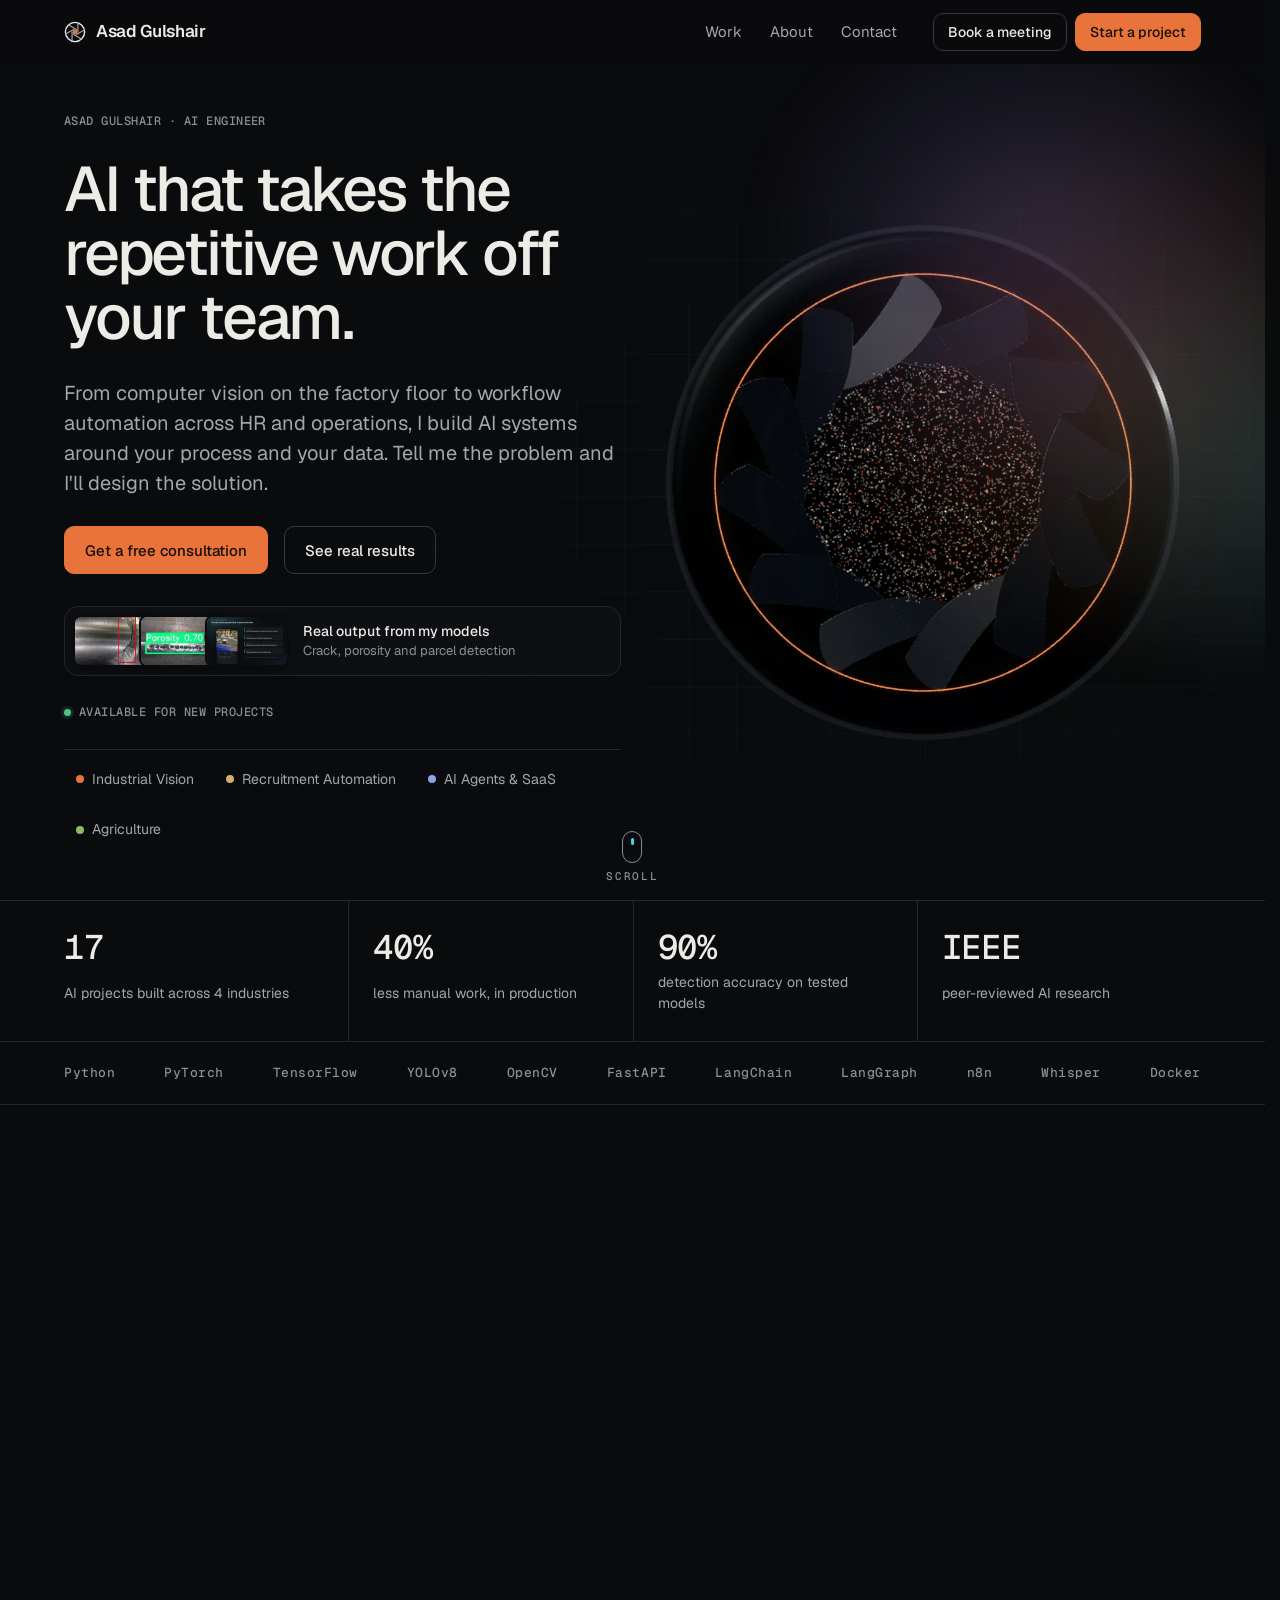
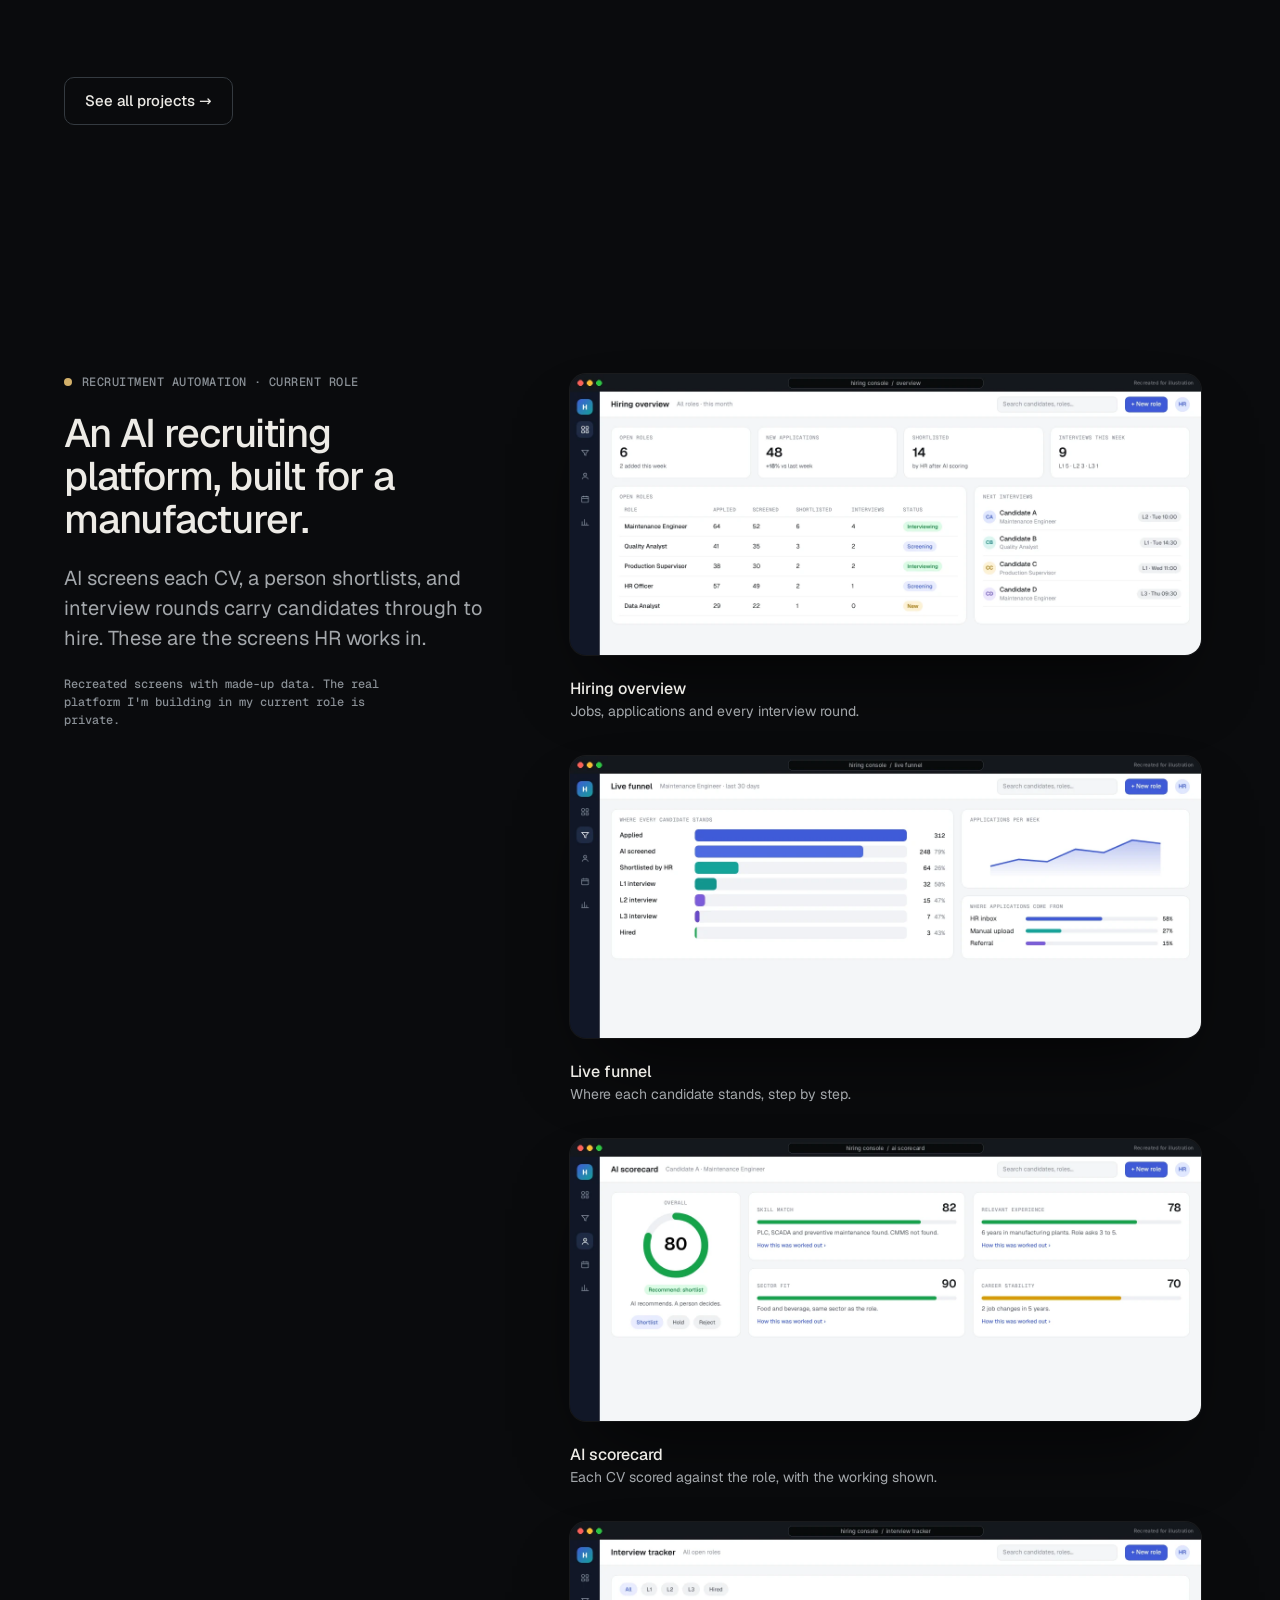
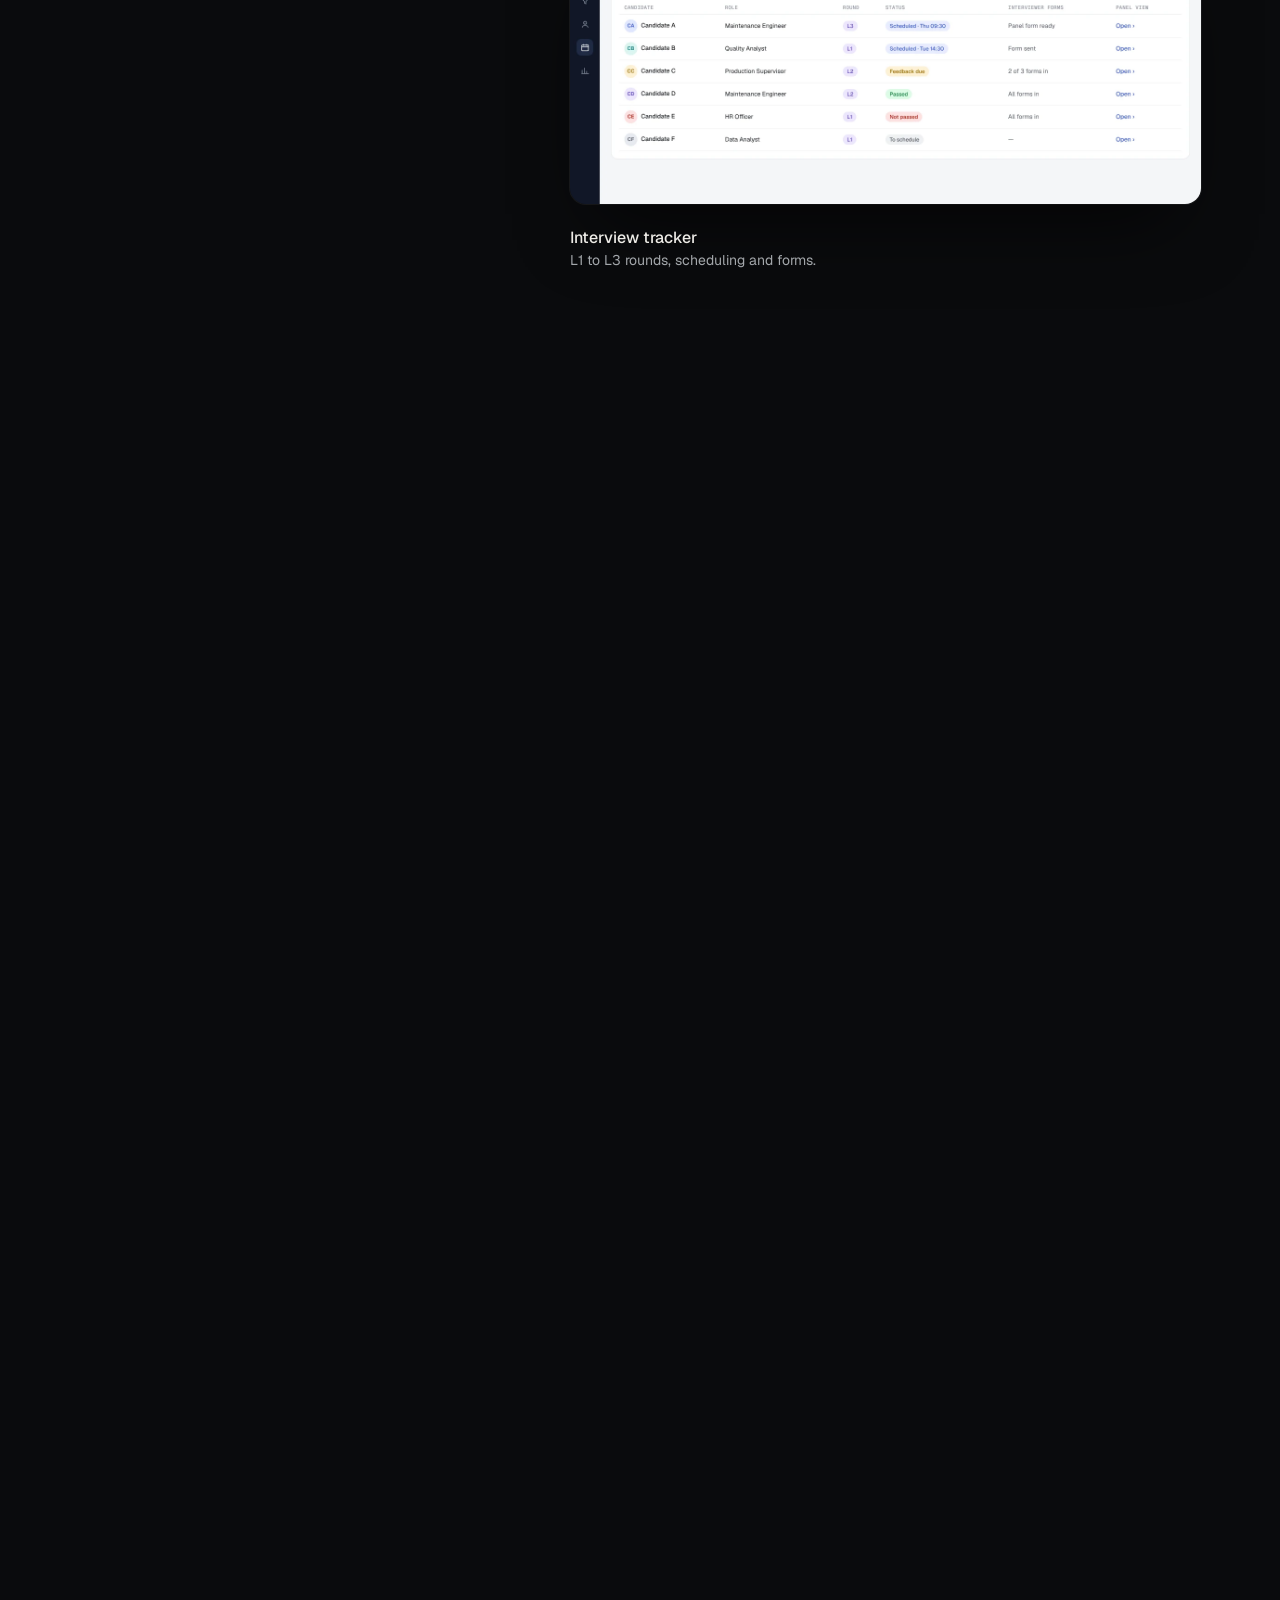
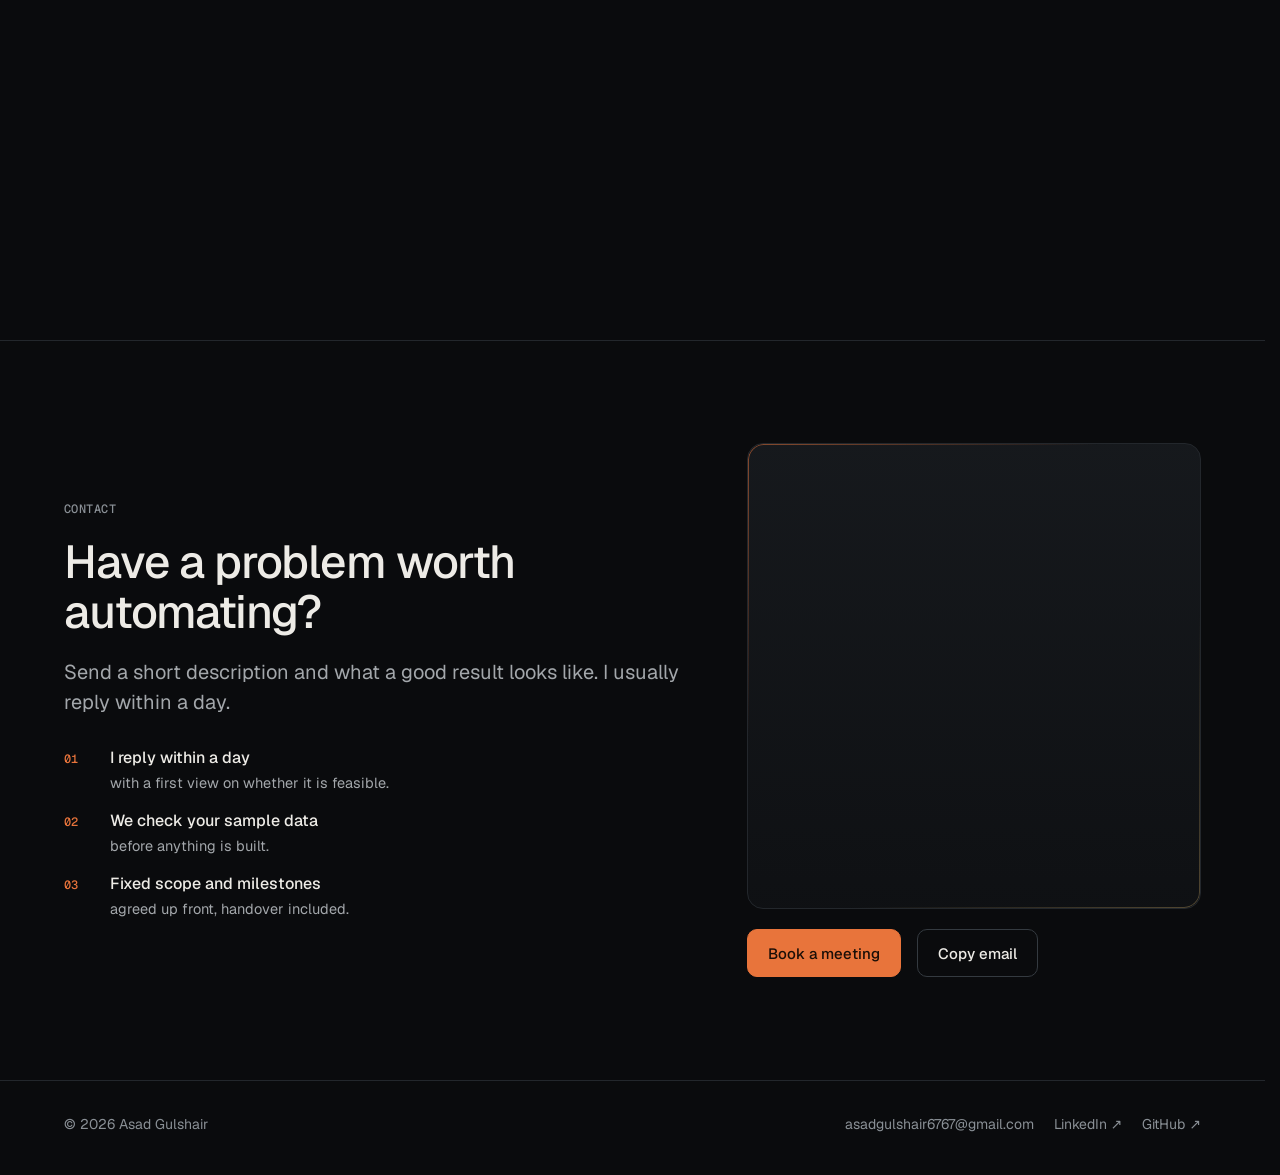
<file: index.html>
<!doctype html>
<html lang="en">
<head>
<meta charset="utf-8">
<meta name="viewport" content="width=device-width, initial-scale=1, viewport-fit=cover">
<title>Asad Gulshair, AI Engineer · Computer Vision & AI Agents</title>
<meta name="description" content="Custom AI systems, subscription AI agents and SaaS tools: computer vision inspection for factories, CV screening for HR and automation for operations teams.">
<meta name="author" content="Asad Gulshair">
<meta name="theme-color" content="#0A0B0D">
<link rel="canonical" href="https://asad-gulshair.github.io/">
<meta property="og:type" content="website"><meta property="og:site_name" content="Asad Gulshair">
<meta property="og:title" content="Asad Gulshair, AI Engineer · Computer Vision & AI Agents"><meta property="og:description" content="Custom AI systems, subscription AI agents and SaaS tools: computer vision inspection for factories, CV screening for HR and automation for operations teams.">
<meta property="og:url" content="https://asad-gulshair.github.io/"><meta property="og:image" content="https://asad-gulshair.github.io/assets/og.jpg"><meta property="og:image:width" content="1200"><meta property="og:image:height" content="630">
<meta name="twitter:card" content="summary_large_image"><meta name="twitter:title" content="Asad Gulshair, AI Engineer · Computer Vision & AI Agents"><meta name="twitter:description" content="Custom AI systems, subscription AI agents and SaaS tools: computer vision inspection for factories, CV screening for HR and automation for operations teams."><meta name="twitter:image" content="https://asad-gulshair.github.io/assets/og.jpg">
<link rel="icon" href="assets/favicon.svg" type="image/svg+xml"><link rel="icon" href="assets/favicon.png" sizes="32x32"><link rel="apple-touch-icon" href="assets/apple-touch-icon.png">
<link rel="preload" href="assets/fonts/geist-normal.woff2" as="font" type="font/woff2" crossorigin>
<link rel="stylesheet" href="assets/css/site.css"><link rel="stylesheet" href="assets/css/fx.css">
<link rel="preload" href="content/site.json" as="fetch" crossorigin><link rel="preload" href="content/projects.json" as="fetch" crossorigin><link rel="modulepreload" href="assets/js/home.js">
<script type="application/ld+json">{"@context": "https://schema.org", "@type": "Person", "name": "Asad Gulshair", "jobTitle": "AI Engineer", "url": "https://asad-gulshair.github.io/", "email": "mailto:asadgulshair6767@gmail.com", "sameAs": ["https://github.com/asad-gulshair", "https://www.linkedin.com/in/asad-gulshair"]}</script>
<script type="importmap">{"imports":{"three":"./assets/vendor/three.module.min.js"}}</script>
<script>try{if(sessionStorage.getItem('intro')||/[?&]capture/.test(location.search))document.documentElement.classList.add('no-intro');else sessionStorage.setItem('intro','1')}catch(e){document.documentElement.classList.add('no-intro')}</script>
<script data-goatcounter="https://asadgulshair.goatcounter.com/count" async src="https://gc.zgo.at/count.js"></script>
</head>
<body>
<div class="intro" aria-hidden="true"><div class="intro-in"><svg viewBox="0 0 24 24"><circle cx="12" cy="12" r="10.5" fill="none" stroke="#EDEBE6" stroke-width="1.2"/><circle cx="12" cy="12" r="2.6" fill="#E8743B"/></svg><span>Asad Gulshair</span><i></i></div></div>
<a class="skip" href="#main">Skip to content</a>
<header class="hdr"><div class="wrap hdr-in">
  <a class="brand" href="./" aria-label="Asad Gulshair, home"><svg viewBox="0 0 24 24" aria-hidden="true"><circle cx="12" cy="12" r="10.5" fill="none" stroke="#EDEBE6" stroke-width="1.5"/><g stroke="#A3A7AB" stroke-width="1.3" stroke-linecap="round"><path d="M12 12 L12 2.2" transform="rotate(0 12 12) translate(3.2 0)"/><path d="M12 12 L12 2.2" transform="rotate(60 12 12) translate(3.2 0)"/><path d="M12 12 L12 2.2" transform="rotate(120 12 12) translate(3.2 0)"/><path d="M12 12 L12 2.2" transform="rotate(180 12 12) translate(3.2 0)"/><path d="M12 12 L12 2.2" transform="rotate(240 12 12) translate(3.2 0)"/><path d="M12 12 L12 2.2" transform="rotate(300 12 12) translate(3.2 0)"/></g><circle cx="12" cy="12" r="2.6" fill="#E8743B"/></svg><span>Asad Gulshair</span></a>
  <nav class="nav" aria-label="Primary"><a href="projects.html">Work</a><a href="about.html">About</a><a href="contact.html">Contact</a></nav>
  <div class="hdr-cta"><a class="btn sm" data-book href="mailto:asadgulshair6767@gmail.com?subject=Meeting%20request%20-%20project%20discussion&body=Hi%20Asad%2C%0A%0AI%20would%20like%20to%20book%20a%20Google%20Meet%20call%20about%20a%20project.%0A%0APreferred%20times%20%282-3%20options%2C%20with%20your%20timezone%29%3A%0A1.%20%0A2.%20%0A3.%20%0A%0AShort%20project%20summary%3A%0A%0A">Book a meeting</a><a class="btn btn-primary sm" href="contact.html#start">Start a project</a></div>
  <button class="menu-btn" type="button" aria-expanded="false" aria-controls="mnav">Menu</button>
</div>
<nav id="mnav" class="mnav" aria-label="Mobile" hidden><a href="./" aria-current="page">Home</a><a href="projects.html">Work</a><a href="about.html">About</a><a href="contact.html">Contact</a><a class="btn btn-primary" href="contact.html#start">Start a project</a><a class="btn" data-book href="mailto:asadgulshair6767@gmail.com?subject=Meeting%20request%20-%20project%20discussion&body=Hi%20Asad%2C%0A%0AI%20would%20like%20to%20book%20a%20Google%20Meet%20call%20about%20a%20project.%0A%0APreferred%20times%20%282-3%20options%2C%20with%20your%20timezone%29%3A%0A1.%20%0A2.%20%0A3.%20%0A%0AShort%20project%20summary%3A%0A%0A">Book a meeting</a></nav>
</header>
<main id="main">
<section class="hero" aria-labelledby="hero-h"><div class="wrap">
  <div class="hero-copy">
    <p class="meta" data-site="hero.eyebrow">Asad Gulshair · AI Engineer</p>
    <h1 id="hero-h" data-site="hero.headline">AI that takes the repetitive work off your team.</h1>
    <p class="lead" data-site="hero.subline">From computer vision on the factory floor to workflow automation across HR and operations, I build AI systems around your process and your data. Tell me the problem and I'll design the solution.</p>
    <div class="cta-row"><a class="btn btn-primary" href="contact.html#start" data-cta="hero">Get a free consultation</a><a class="btn" href="#work" id="cta-work">See real results</a></div>
    <a class="proof" href="#work" data-proof aria-label="Real output from my models: see the work"><span class="proof-th"><img src="assets/media/crack-detect.webp?v=2" alt="" width="64" height="40" loading="eager"><img src="assets/media/porosity-detect.webp?v=2" alt="" width="64" height="40" loading="eager"><img src="assets/media/parcel-count.webp" alt="" width="64" height="40" loading="eager"></span><span class="proof-t"><b>Real output from my models</b><span>Crack, porosity and parcel detection</span></span></a>
    <p class="meta avail" data-avail><i></i><span>Available for new projects</span></p>
    <nav class="practice" aria-label="Practice areas">
      <a href="projects.html#industrial" data-cat="industrial"><span class="dot" style="background:var(--c-industrial)"></span>Industrial Vision</a>
      <a href="projects.html#recruitment" data-cat="recruitment"><span class="dot" style="background:var(--c-recruitment)"></span>Recruitment Automation</a>
      <a href="projects.html#agents" data-cat="agents"><span class="dot" style="background:var(--c-agents)"></span>AI Agents &amp; SaaS</a>
      <a href="projects.html#agriculture" data-cat="agriculture"><span class="dot" style="background:var(--c-agriculture)"></span>Agriculture</a>
    </nav>
  </div>
  <div class="hero-media" id="hero-media"><div class="hero-backdrop" aria-hidden="true"></div><img class="fallback-still" src="assets/media/hero-still.webp" alt="" width="900" height="900" style="position:absolute;inset:0;width:100%;height:100%;object-fit:contain"><canvas id="aperture" aria-hidden="true"></canvas><div class="guide-home" id="guide-home"></div></div>
</div><a class="scroll-cue" href="#work" aria-label="Scroll to my work"><i></i><span>Scroll</span></a></section>
<section class="facts" aria-label="Track record"><div class="wrap"><ul>
  <li><b data-count="17">17</b><span>AI projects built across 4 industries</span></li>
  <li><b data-count="40" data-suffix="%">40%</b><span>less manual work, in production</span></li>
  <li><b data-count="90" data-suffix="%">90%</b><span>detection accuracy on tested models</span></li>
  <li><b>IEEE</b><span>peer-reviewed AI research</span></li>
</ul></div></section>
<div class="stack-strip" aria-label="Tools used in shipped or published work"><div class="wrap"><ul><li>Python</li><li>PyTorch</li><li>TensorFlow</li><li>YOLOv8</li><li>OpenCV</li><li>FastAPI</li><li>LangChain</li><li>LangGraph</li><li>n8n</li><li>Whisper</li><li>Docker</li></ul></div></div>
<section id="work" aria-labelledby="work-h"><div class="wrap">
  <div class="sec-head reveal"><p class="meta">Selected work</p><h2 id="work-h">Pick an industry. See what I built.</h2></div>
  <div class="ind reveal" id="ind">
    <div class="ind-tabs" role="tablist" aria-label="Industries"><a class="ind-tab" href="projects.html#industrial"><span class="dot" style="background:var(--c-industrial)"></span>Industrial Vision</a><a class="ind-tab" href="projects.html#recruitment"><span class="dot" style="background:var(--c-recruitment)"></span>Recruitment Automation</a><a class="ind-tab" href="projects.html#agents"><span class="dot" style="background:var(--c-agents)"></span>AI Agents &amp; SaaS</a><a class="ind-tab" href="projects.html#agriculture"><span class="dot" style="background:var(--c-agriculture)"></span>Agriculture</a></div>
    <div class="ind-panel" id="ind-panel" role="tabpanel"></div>
  </div>
  <div class="pub reveal"><span class="meta">Peer-reviewed · IEEE Access · 2025</span><p><b style="color:var(--text);font-weight:500">AI-Driven Smart Agriculture:</b> an integrated approach for soil analysis, irrigation and crop-fertilizer recommendations. Co-author; built as my final-year project.</p><a class="tlink" href="https://ieeexplore.ieee.org/document/11104235" target="_blank" rel="noopener">Read the paper ↗</a></div>
  <p style="margin-top:32px"><a class="btn" href="projects.html">See all projects →</a></p>
</div></section>
<section id="recruiter" class="rs" data-rs aria-labelledby="rs-h">
  <div class="rs-pin"><div class="wrap rs-grid">
    <div class="rs-copy">
      <p class="meta eyebrow"><span class="dot" style="background:var(--c-recruitment)"></span>Recruitment automation · Current role</p>
      <h2 id="rs-h">An AI recruiting platform, built for a manufacturer.</h2>
      <p class="lead">AI screens each CV, a person shortlists, and interview rounds carry candidates through to hire. These are the screens HR works in.</p>
      <ol class="rs-tabs" aria-label="Platform screens">
        <li><button class="rs-tab" type="button" data-i="0"><span class="meta">01</span><b>Hiring overview</b><span class="d">Jobs, applications and every interview round.</span></button></li>
        <li><button class="rs-tab" type="button" data-i="1"><span class="meta">02</span><b>Live funnel</b><span class="d">Where each candidate stands, step by step.</span></button></li>
        <li><button class="rs-tab" type="button" data-i="2"><span class="meta">03</span><b>AI scorecard</b><span class="d">Each CV scored against the role, with the working shown.</span></button></li>
        <li><button class="rs-tab" type="button" data-i="3"><span class="meta">04</span><b>Interview tracker</b><span class="d">L1 to L3 rounds, scheduling and forms.</span></button></li>
      </ol>
      <p class="rs-hint meta" aria-hidden="true"><i></i>Scroll to move through the screens</p>
      <p class="rs-note meta">Recreated screens with made-up data. The real platform I'm building in my current role is private.</p>
    </div>
    <div class="rs-stage"><div class="rs-scene">
      <figure class="rs-win" data-title="Hiring overview" data-desc="Jobs, applications and every interview round."><div class="rs-shot"><img src="assets/media/hr-dashboard.webp" alt="Recreated hiring overview: open roles, new applications, shortlisted candidates and upcoming interviews (made-up data)" width="1360" height="608" loading="lazy" decoding="async"></div><span class="rs-open" aria-hidden="true">Enlarge</span><span class="rs-chip">One screen for jobs, applications and every round</span><figcaption class="rs-cap"><b>Hiring overview</b>Jobs, applications and every interview round.</figcaption></figure>
      <figure class="rs-win" data-title="Live funnel" data-desc="Where each candidate stands, step by step."><div class="rs-shot"><img src="assets/media/hr-funnel.webp" alt="Recreated live funnel from applied to hired, with weekly applications and sources (made-up data)" width="1360" height="608" loading="lazy" decoding="async"></div><span class="rs-open" aria-hidden="true">Enlarge</span><span class="rs-chip">Live funnel: sourced, screened, L1, L2, L3, hired</span><figcaption class="rs-cap"><b>Live funnel</b>Where each candidate stands, step by step.</figcaption></figure>
      <figure class="rs-win" data-title="AI scorecard" data-desc="Each CV scored against the role, with the working shown."><div class="rs-shot"><img src="assets/media/hr-scorecard.webp" alt="Recreated AI scorecard: overall score and four criteria with reasons, and the HR decision buttons (made-up data)" width="1360" height="608" loading="lazy" decoding="async"></div><span class="rs-open" aria-hidden="true">Enlarge</span><span class="rs-chip">AI scores the CV against the role. A person decides.</span><figcaption class="rs-cap"><b>AI scorecard</b>Each CV scored against the role, with the working shown.</figcaption></figure>
      <figure class="rs-win" data-title="Interview tracker" data-desc="L1 to L3 rounds, scheduling and forms."><div class="rs-shot"><img src="assets/media/hr-tracker.webp" alt="Recreated interview tracker: candidates, round, status and interviewer forms (made-up data)" width="1360" height="608" loading="lazy" decoding="async"></div><span class="rs-open" aria-hidden="true">Enlarge</span><span class="rs-chip">Rounds, forms and panel view per candidate</span><figcaption class="rs-cap"><b>Interview tracker</b>L1 to L3 rounds, scheduling and forms.</figcaption></figure>
    </div></div>
  </div></div>
</section>
<section id="scoring" class="sc" data-sc aria-labelledby="sc-h"><div class="wrap">
  <div class="sec-head sc-head reveal"><p class="meta eyebrow"><span class="dot" style="background:var(--c-recruitment)"></span>How the AI scores a CV</p><h2 id="sc-h">Scored on evidence. Decided by a person.</h2><p class="lead">Four criteria, the working shown, and nothing rejected automatically.</p></div>
      <div class="sc-demo reveal">
      <div class="sc-top"><canvas class="sc-bot" width="132" height="132" aria-hidden="true"></canvas><p class="sc-say" aria-live="off"><i></i><span>Ready for human review</span></p></div>
      <div class="sc-stage">
        <div class="sc-cv" aria-hidden="true">
          <div class="sc-cv-h"><b>CV</b><span>Maintenance engineer</span></div>
          <div class="sc-ln w9"></div><div class="sc-ln w6"></div>
          <div class="sc-ln w8 hl"><em>PLC, SCADA</em></div><div class="sc-ln w7"></div><div class="sc-ln w5"></div>
          <div class="sc-ln w9 hl"><em>6 years, manufacturing</em></div><div class="sc-ln w6"></div><div class="sc-ln w8"></div>
          <div class="sc-ln w7 hl"><em>Food and beverage</em></div><div class="sc-ln w5"></div><div class="sc-ln w8"></div>
          <i class="sc-beam"></i>
        </div>
        <div class="sc-card">
          <div class="sc-card-h"><span class="meta">AI scorecard</span><span class="sc-role">Maintenance engineer · role needs 3 to 5 years</span></div>
          <ul class="sc-crit">
            <li data-v="82" style="--v:82;--bc:#16a34a"><div><b>Skill match</b><span class="sc-val">82</span></div><i class="sc-bar"><u></u></i><small>PLC, SCADA and preventive maintenance found. CMMS not found.</small></li>
            <li data-v="78" style="--v:78;--bc:#16a34a"><div><b>Relevant experience</b><span class="sc-val">78</span></div><i class="sc-bar"><u></u></i><small>6 years in manufacturing plants.</small></li>
            <li data-v="90" style="--v:90;--bc:#16a34a"><div><b>Sector fit</b><span class="sc-val">90</span></div><i class="sc-bar"><u></u></i><small>Food and beverage, same sector as the role.</small></li>
            <li data-v="70" style="--v:70;--bc:#d99a06"><div><b>Career stability</b><span class="sc-val">70</span></div><i class="sc-bar"><u></u></i><small>2 job changes in 5 years.</small></li>
          </ul>
          <div class="sc-sum"><div class="sc-ring" style="--p:80;--rc:#16a34a"><svg viewBox="0 0 64 64" aria-hidden="true"><circle cx="32" cy="32" r="27"/><circle class="v" cx="32" cy="32" r="27" pathLength="100"/></svg><b>80</b></div><p class="sc-verdict"><b>Recommend: shortlist</b><span>Strong on skills, experience and sector.</span></p></div>
        </div>
        <div class="sc-review">
          <p class="meta">Human review</p>
          <p class="sc-rv-t">HR reads the scores and the reasons, then decides.</p>
          <div class="sc-btns" role="group" aria-label="Example decisions"><span class="sc-b acc on">Accept</span><span class="sc-b hold">Hold</span><span class="sc-b ovr">Move forward anyway</span></div>
          <p class="sc-result">Accepted by HR. L1 interview is scheduled.</p>
        </div>
      </div>
      <ol class="sc-pipe" aria-label="Recruitment stages">
        <li class="on">Intake</li><li class="on">Parse</li><li class="on">AI score</li><li class="on">Human review</li><li class="on">Interviews L1 to L3</li><li>Hire</li>
      </ol>
      <div class="sc-foot"><div class="sc-dots" role="group" aria-label="Example candidates"><button type="button" class="on" data-i="0" aria-label="Example 1: strong match">1</button><button type="button" data-i="1" aria-label="Example 2: partial match">2</button><button type="button" data-i="2" aria-label="Example 3: low score, HR decides">3</button></div><p class="meta">Illustrative example with made-up candidates</p></div>
    </div>
  <ul class="sc-pills reveal"><li><b>4 criteria</b><span>Skills, experience, sector, stability</span></li><li><b>Working shown</b><span>Every score comes with its reasons</span></li><li><b>A person decides</b><span>Shortlist, hold or move forward</span></li></ul>
</div></section>
<section id="services" class="svc" aria-labelledby="svc-h"><div class="wrap">
  <div class="sec-head reveal"><p class="meta">Services</p><h2 id="svc-h">What I can do for you.</h2><p class="lead">Different businesses need different things: a custom system, an agent on subscription, or a tool that is ready today.</p></div>
  <ul class="svc-grid reveal"><li class="svc-card" style="--c:#E8743B"><span class="svc-ic" aria-hidden="true"><svg viewBox="0 0 32 32" fill="none" stroke="currentColor" stroke-width="1.5" stroke-linecap="round" stroke-linejoin="round"><rect x="4" y="9" width="19" height="15" rx="2"/><circle cx="13.5" cy="16.5" r="4"/><path d="M21 4h7v7M28 4l-9 9" stroke="#E8743B"/></svg></span><h3>Computer vision and quality inspection</h3><p>Defect detection, counting and measurement on standard cameras, built for your parts and line.</p><a class="svc-go" href="projects.html#industrial">Inspection work →</a></li><li class="svc-card" style="--c:#9B8CFF"><span class="svc-ic" aria-hidden="true"><svg viewBox="0 0 32 32" fill="none" stroke="currentColor" stroke-width="1.5" stroke-linecap="round" stroke-linejoin="round"><circle cx="7" cy="16" r="3"/><circle cx="25" cy="8" r="3"/><circle cx="25" cy="24" r="3"/><path d="M10 16h6M16 16l6-7M16 16l6 7" stroke="#E8743B"/></svg></span><h3>AI agents on subscription</h3><p>An agent set up for your workflow that runs every day, monitored and improved monthly.</p><a class="svc-go" href="contact.html?topic=AI%20agent%20for%20my%20business#start">Get an agent →</a></li><li class="svc-card" style="--c:#8EA2E8"><span class="svc-ic" aria-hidden="true"><svg viewBox="0 0 32 32" fill="none" stroke="currentColor" stroke-width="1.5" stroke-linecap="round" stroke-linejoin="round"><rect x="4" y="6" width="24" height="18" rx="2"/><path d="M4 11h24M9 16h8M9 20h5"/><circle cx="23" cy="19" r="3" stroke="#E8743B"/></svg></span><h3>SaaS products</h3><p>Ready-to-use AI tools your team can sign in to, such as invoice to Excel.</p><a class="svc-go" href="#products">See products →</a></li><li class="svc-card" style="--c:#D2B06A"><span class="svc-ic" aria-hidden="true"><svg viewBox="0 0 32 32" fill="none" stroke="currentColor" stroke-width="1.5" stroke-linecap="round" stroke-linejoin="round"><rect x="6" y="4" width="15" height="20" rx="2"/><path d="M10 10h7M10 14h7M10 18h4"/><path d="M19 20l3 3 6-7" stroke="#E8743B"/></svg></span><h3>Document processing and extraction</h3><p>Invoices, CVs and reports turned into clean, structured data.</p><a class="svc-go" href="projects.html#recruitment">Document work →</a></li><li class="svc-card" style="--c:#47D7E6"><span class="svc-ic" aria-hidden="true"><svg viewBox="0 0 32 32" fill="none" stroke="currentColor" stroke-width="1.5" stroke-linecap="round" stroke-linejoin="round"><path d="M5 8h14M5 13h10M5 18h12"/><circle cx="23" cy="20" r="5" stroke="#E8743B"/><path d="M26.5 23.5L29 26" stroke="#E8743B"/></svg></span><h3>LLM apps and RAG</h3><p>Assistants that answer from your own documents and show the source.</p><a class="svc-go" href="projects.html#agents">LLM work →</a></li><li class="svc-card" style="--c:#8DB86A"><span class="svc-ic" aria-hidden="true"><svg viewBox="0 0 32 32" fill="none" stroke="currentColor" stroke-width="1.5" stroke-linecap="round" stroke-linejoin="round"><path d="M16 4l11 5.5v13L16 28 5 22.5v-13z"/><path d="M5 9.5L16 15l11-5.5M16 15v13" stroke="#E8743B"/></svg></span><h3>Custom build and deployment</h3><p>From a prototype on your data to an API, app or dashboard your team runs.</p><a class="svc-go" href="contact.html#start">Start a project →</a></li></ul>
</div></section>
<section id="products" class="prod" aria-labelledby="prod-h"><div class="wrap">
  <div class="sec-head reveal"><p class="meta">Products</p><h2 id="prod-h">Ready-to-use tools and AI agents on subscription.</h2><p class="lead">No project needed. Start with a tool that works today, or an agent set up for your workflow.</p></div>
  <ul class="prod-grid reveal"><li class="prod-card" style="--c:#8EA2E8"><span class="meta">SaaS · Live</span><h3>Invoice to Excel</h3><p>Upload invoices, get one clean Excel sheet. No more retyping by hand.</p><div class="prod-acts"><a class="btn btn-primary sm" href="https://invoice-to-excel-tool.streamlit.app/" target="_blank" rel="noopener" data-cta="product">Open the app ↗</a><a class="tlink" href="contact.html?topic=Document%20processing#start" data-cta="product">Ask about a team plan</a></div></li><li class="prod-card" style="--c:#47D7E6"><span class="meta">SaaS · Built for a media team</span><h3>Subtitles and translation</h3><p>Multilingual subtitles, transcription and translation in one tool, used in production.</p><div class="prod-acts"><a class="btn btn-primary sm" href="contact.html?topic=Document%20processing#start" data-cta="product">Get one for your team</a><a class="tlink" href="projects.html#/work/subtitle-saas" data-cta="product">Case study →</a></div></li><li class="prod-card" style="--c:#9B8CFF"><span class="meta">Subscription</span><h3>Your own AI agent</h3><p>Leads, reports, documents or follow-ups: an agent built around your workflow, running and maintained every month.</p><div class="prod-acts"><a class="btn btn-primary sm" href="contact.html?topic=AI%20agent%20for%20my%20business#start" data-cta="product">Tell me your workflow</a></div></li></ul>
</div></section>
<section id="how" class="proc" aria-labelledby="how-h"><div class="wrap">
  <div class="sec-head reveal"><p class="meta">How we work</p><h2 id="how-h">From first call to a system you own.</h2></div>
  <ol class="proc-line reveal"><li><span class="proc-n">01</span><h3>Discover</h3><p>Your problem, your data and what success looks like.</p></li><li><span class="proc-n">02</span><h3>Prototype</h3><p>A first working version on your own samples.</p></li><li><span class="proc-n">03</span><h3>Validate</h3><p>Tested on data the model has not seen, with real metrics.</p></li><li><span class="proc-n">04</span><h3>Deploy</h3><p>An API, app or workflow your team can run, with docs.</p></li><li><span class="proc-n">05</span><h3>Improve</h3><p>Tune on new cases and add what the team needs next.</p></li></ol>
</div></section>
<section class="cta-band" aria-labelledby="cta-h"><div class="wrap">
  <div style="display:grid;gap:20px"><p class="meta">Contact</p><h2 id="cta-h">Have a problem worth automating?</h2><p class="lead">Send a short description and what a good result looks like. I usually reply within a day.</p><ol class="cta-next"><li><b>I reply within a day</b><span>with a first view on whether it is feasible.</span></li><li><b>We check your sample data</b><span>before anything is built.</span></li><li><b>Fixed scope and milestones</b><span>agreed up front, handover included.</span></li></ol></div>
  <div class="cta-side"><div class="lead-card" data-lead-form="compact"></div><div class="cta-row"><a class="btn btn-primary" data-book href="mailto:asadgulshair6767@gmail.com?subject=Meeting%20request%20-%20project%20discussion&body=Hi%20Asad%2C%0A%0AI%20would%20like%20to%20book%20a%20Google%20Meet%20call%20about%20a%20project.%0A%0APreferred%20times%20%282-3%20options%2C%20with%20your%20timezone%29%3A%0A1.%20%0A2.%20%0A3.%20%0A%0AShort%20project%20summary%3A%0A%0A">Book a meeting</a><button class="btn" type="button" data-copy-email><span>Copy email</span></button></div></div>
</div></section>
</main>
<footer class="ftr"><div class="wrap">
  <span>© <span data-year>2026</span> Asad Gulshair</span>
  <nav aria-label="Footer"><a href="mailto:asadgulshair6767@gmail.com" data-mail="plain">asadgulshair6767@gmail.com</a><a href="https://www.linkedin.com/in/asad-gulshair" data-li target="_blank" rel="noopener">LinkedIn ↗</a><a href="https://github.com/asad-gulshair" data-gh target="_blank" rel="noopener">GitHub ↗</a></nav>
</div></footer>
<script type="module" src="assets/js/home.js"></script>
</body>
</html>
</file>
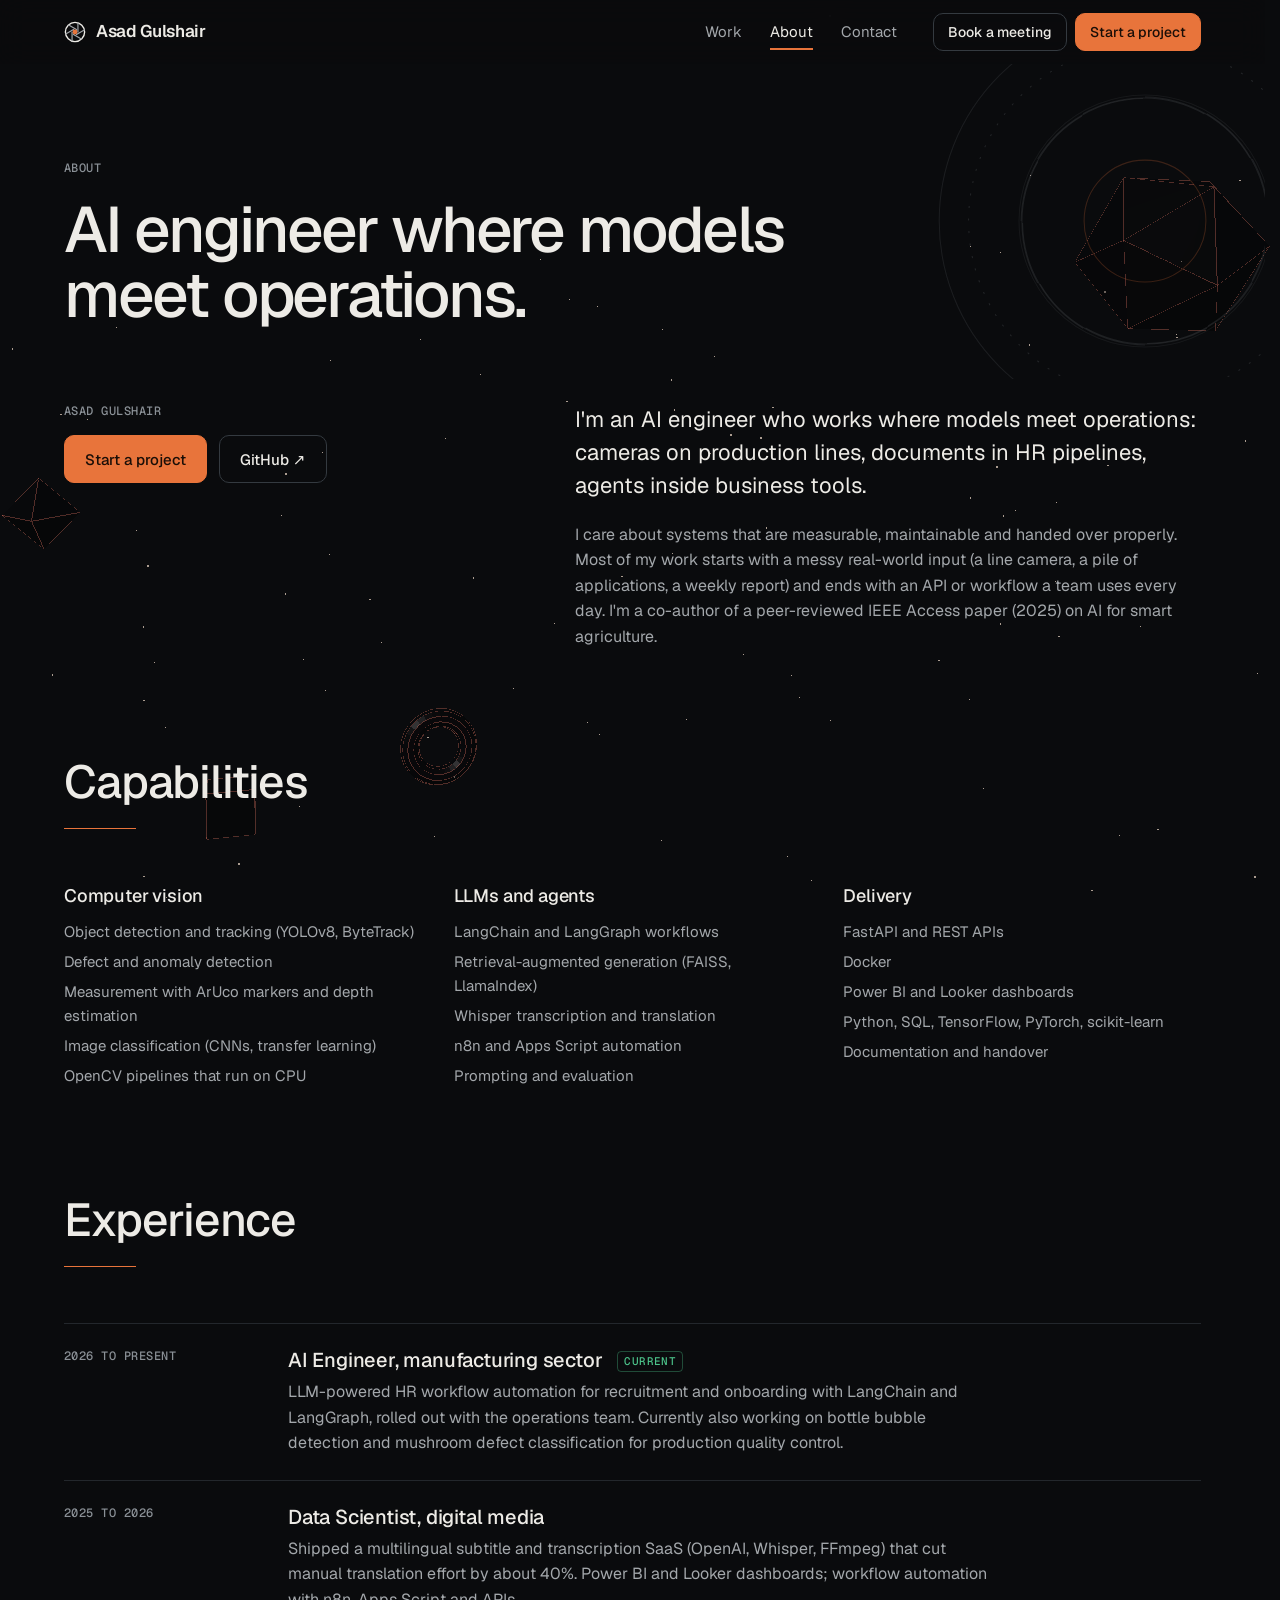
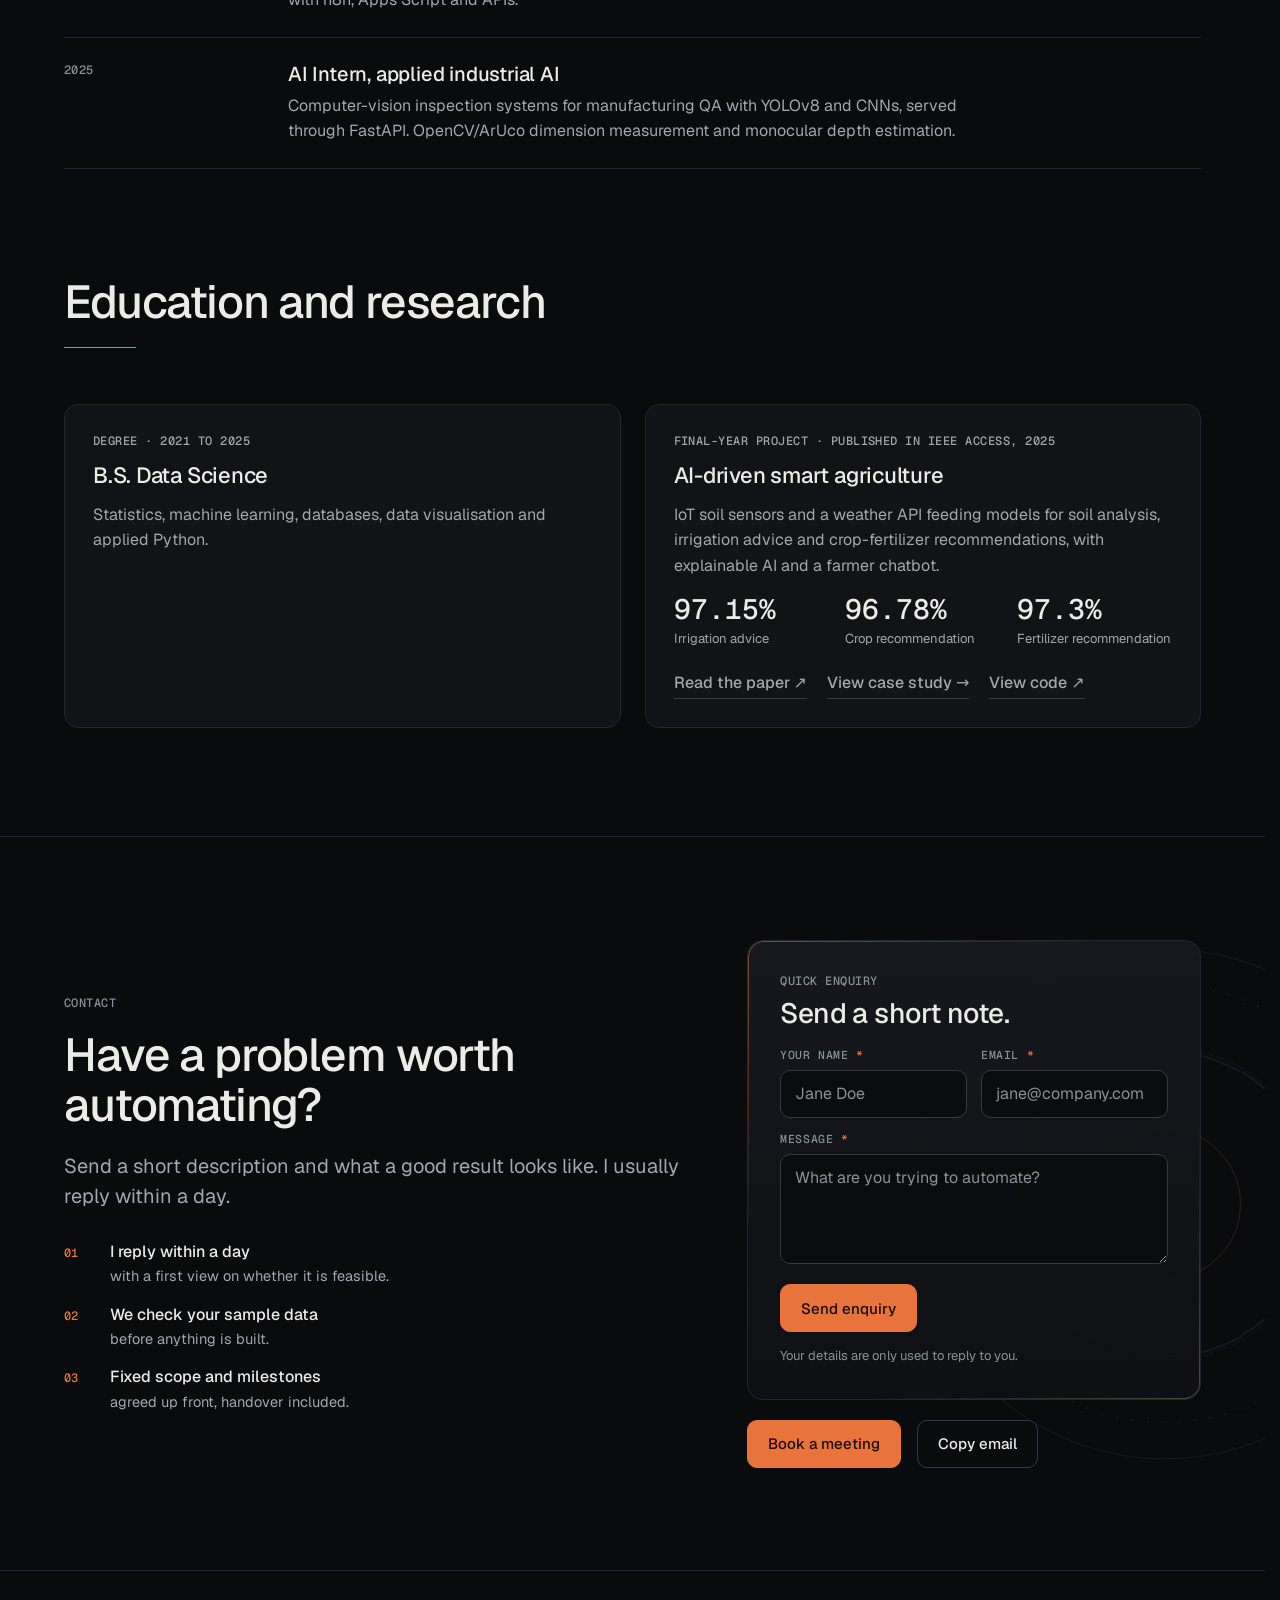
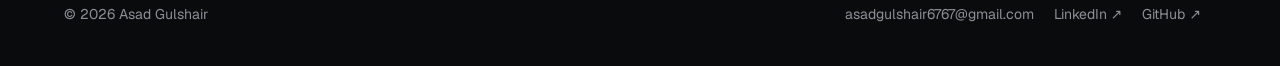
<file: about.html>
<!doctype html>
<html lang="en">
<head>
<meta charset="utf-8">
<meta name="viewport" content="width=device-width, initial-scale=1, viewport-fit=cover">
<title>About · Asad Gulshair, AI Engineer</title>
<meta name="description" content="About Asad Gulshair: AI engineer, capabilities, experience, education and IEEE publication.">
<meta name="author" content="Asad Gulshair">
<meta name="theme-color" content="#0A0B0D">
<link rel="canonical" href="https://asad-gulshair.github.io/about.html">
<meta property="og:type" content="website"><meta property="og:site_name" content="Asad Gulshair">
<meta property="og:title" content="About · Asad Gulshair, AI Engineer"><meta property="og:description" content="About Asad Gulshair: AI engineer, capabilities, experience, education and IEEE publication.">
<meta property="og:url" content="https://asad-gulshair.github.io/about.html"><meta property="og:image" content="https://asad-gulshair.github.io/assets/og.jpg"><meta property="og:image:width" content="1200"><meta property="og:image:height" content="630">
<meta name="twitter:card" content="summary_large_image"><meta name="twitter:title" content="About · Asad Gulshair, AI Engineer"><meta name="twitter:description" content="About Asad Gulshair: AI engineer, capabilities, experience, education and IEEE publication."><meta name="twitter:image" content="https://asad-gulshair.github.io/assets/og.jpg">
<link rel="icon" href="assets/favicon.svg" type="image/svg+xml"><link rel="icon" href="assets/favicon.png" sizes="32x32"><link rel="apple-touch-icon" href="assets/apple-touch-icon.png">
<link rel="preload" href="assets/fonts/geist-normal.woff2" as="font" type="font/woff2" crossorigin>
<link rel="stylesheet" href="assets/css/site.css"><link rel="stylesheet" href="assets/css/fx.css">
<link rel="preload" href="content/site.json" as="fetch" crossorigin>
<script type="application/ld+json">{"@context": "https://schema.org", "@type": "Person", "name": "Asad Gulshair", "jobTitle": "AI Engineer", "url": "https://asad-gulshair.github.io/", "email": "mailto:asadgulshair6767@gmail.com", "sameAs": ["https://github.com/asad-gulshair", "https://www.linkedin.com/in/asad-gulshair"]}</script>
<script type="importmap">{"imports":{"three":"./assets/vendor/three.module.min.js"}}</script>
<script>try{if(sessionStorage.getItem('intro')||/[?&]capture/.test(location.search))document.documentElement.classList.add('no-intro');else sessionStorage.setItem('intro','1')}catch(e){document.documentElement.classList.add('no-intro')}</script>
<script data-goatcounter="https://asadgulshair.goatcounter.com/count" async src="https://gc.zgo.at/count.js"></script>
</head>
<body>
<div class="intro" aria-hidden="true"><div class="intro-in"><svg viewBox="0 0 24 24"><circle cx="12" cy="12" r="10.5" fill="none" stroke="#EDEBE6" stroke-width="1.2"/><circle cx="12" cy="12" r="2.6" fill="#E8743B"/></svg><span>Asad Gulshair</span><i></i></div></div>
<a class="skip" href="#main">Skip to content</a>
<header class="hdr"><div class="wrap hdr-in">
  <a class="brand" href="./" aria-label="Asad Gulshair, home"><svg viewBox="0 0 24 24" aria-hidden="true"><circle cx="12" cy="12" r="10.5" fill="none" stroke="#EDEBE6" stroke-width="1.5"/><g stroke="#A3A7AB" stroke-width="1.3" stroke-linecap="round"><path d="M12 12 L12 2.2" transform="rotate(0 12 12) translate(3.2 0)"/><path d="M12 12 L12 2.2" transform="rotate(60 12 12) translate(3.2 0)"/><path d="M12 12 L12 2.2" transform="rotate(120 12 12) translate(3.2 0)"/><path d="M12 12 L12 2.2" transform="rotate(180 12 12) translate(3.2 0)"/><path d="M12 12 L12 2.2" transform="rotate(240 12 12) translate(3.2 0)"/><path d="M12 12 L12 2.2" transform="rotate(300 12 12) translate(3.2 0)"/></g><circle cx="12" cy="12" r="2.6" fill="#E8743B"/></svg><span>Asad Gulshair</span></a>
  <nav class="nav" aria-label="Primary"><a href="projects.html">Work</a><a href="about.html" aria-current="page">About</a><a href="contact.html">Contact</a></nav>
  <div class="hdr-cta"><a class="btn sm" data-book href="mailto:asadgulshair6767@gmail.com?subject=Meeting%20request%20-%20project%20discussion&body=Hi%20Asad%2C%0A%0AI%20would%20like%20to%20book%20a%20Google%20Meet%20call%20about%20a%20project.%0A%0APreferred%20times%20%282-3%20options%2C%20with%20your%20timezone%29%3A%0A1.%20%0A2.%20%0A3.%20%0A%0AShort%20project%20summary%3A%0A%0A">Book a meeting</a><a class="btn btn-primary sm" href="contact.html#start">Start a project</a></div>
  <button class="menu-btn" type="button" aria-expanded="false" aria-controls="mnav">Menu</button>
</div>
<nav id="mnav" class="mnav" aria-label="Mobile" hidden><a href="./">Home</a><a href="projects.html">Work</a><a href="about.html" aria-current="page">About</a><a href="contact.html">Contact</a><a class="btn btn-primary" href="contact.html#start">Start a project</a><a class="btn" data-book href="mailto:asadgulshair6767@gmail.com?subject=Meeting%20request%20-%20project%20discussion&body=Hi%20Asad%2C%0A%0AI%20would%20like%20to%20book%20a%20Google%20Meet%20call%20about%20a%20project.%0A%0APreferred%20times%20%282-3%20options%2C%20with%20your%20timezone%29%3A%0A1.%20%0A2.%20%0A3.%20%0A%0AShort%20project%20summary%3A%0A%0A">Book a meeting</a></nav>
</header>
<main id="main">
<div class="page-head"><div class="wrap"><p class="meta">About</p><h1 style="font-size:clamp(40px,5vw,72px);max-width:20ch" data-site="about.headline">AI engineer where models meet operations.</h1></div></div>
<section style="padding-top:24px" aria-label="About"><div class="wrap about-grid">
  <div><p class="meta" style="margin-bottom:16px">Asad Gulshair</p><div style="display:flex;flex-wrap:wrap;gap:12px"><a class="btn btn-primary" href="contact.html#start">Start a project</a><a class="btn" href="https://github.com/asad-gulshair" data-gh target="_blank" rel="noopener">GitHub ↗</a></div></div>
  <div style="display:grid;gap:20px"><p class="lead" data-site="about.intro">I'm an AI engineer who works where models meet operations: cameras on production lines, documents in HR pipelines, agents inside business tools.</p>
  <p style="color:var(--text-2);max-width:64ch" data-site="about.body">I care about systems that are measurable, maintainable and handed over properly. Most of my work starts with a messy real-world input (a line camera, a pile of applications, a weekly report) and ends with an API or workflow a team uses every day. I'm a co-author of a peer-reviewed IEEE Access paper (2025) on AI for smart agriculture.</p></div>
</div></section>
<section style="padding-top:0" aria-labelledby="cap-h"><div class="wrap">
  <div class="sec-head reveal"><h2 id="cap-h">Capabilities</h2></div>
  <div class="caps reveal" data-site-list="skills">
    <div><h3>Computer vision</h3><ul><li>Object detection and tracking (YOLOv8, ByteTrack)</li><li>Defect and anomaly detection</li><li>Measurement with ArUco markers and depth estimation</li><li>Image classification (CNNs, transfer learning)</li><li>OpenCV pipelines that run on CPU</li></ul></div>
    <div><h3>LLMs and agents</h3><ul><li>LangChain and LangGraph workflows</li><li>Retrieval-augmented generation (FAISS, LlamaIndex)</li><li>Whisper transcription and translation</li><li>n8n and Apps Script automation</li><li>Prompting and evaluation</li></ul></div>
    <div><h3>Delivery</h3><ul><li>FastAPI and REST APIs</li><li>Docker</li><li>Power BI and Looker dashboards</li><li>Python, SQL, TensorFlow, PyTorch, scikit-learn</li><li>Documentation and handover</li></ul></div>
  </div>
</div></section>
<section style="padding-top:0" aria-labelledby="exp-h"><div class="wrap">
  <div class="sec-head reveal"><h2 id="exp-h">Experience</h2></div>
  <ol class="timeline reveal" data-site-list="experience">
    <li><span class="meta">2026 to present</span><div><h3>AI Engineer, manufacturing sector <span class="cur">Current</span></h3><p>LLM-powered HR workflow automation for recruitment and onboarding with LangChain and LangGraph, rolled out with the operations team. Currently also working on bottle bubble detection and mushroom defect classification for production quality control.</p></div></li>
    <li><span class="meta">2025 to 2026</span><div><h3>Data Scientist, digital media</h3><p>Shipped a multilingual subtitle and transcription SaaS (OpenAI, Whisper, FFmpeg) that cut manual translation effort by about 40%. Power BI and Looker dashboards; workflow automation with n8n, Apps Script and APIs.</p></div></li>
    <li><span class="meta">2025</span><div><h3>AI Intern, applied industrial AI</h3><p>Computer-vision inspection systems for manufacturing QA with YOLOv8 and CNNs, served through FastAPI. OpenCV/ArUco dimension measurement and monocular depth estimation.</p></div></li>
  </ol>
</div></section>
<section style="padding-top:0" aria-labelledby="edu-h"><div class="wrap">
  <div class="sec-head reveal"><h2 id="edu-h">Education and research</h2></div>
  <div class="two reveal">
    <div class="panel"><p class="meta">Degree · 2021 to 2025</p><h3>B.S. Data Science</h3><p>Statistics, machine learning, databases, data visualisation and applied Python.</p></div>
    <div class="panel"><p class="meta">Final-year project · Published in IEEE Access, 2025</p><h3>AI-driven smart agriculture</h3><p>IoT soil sensors and a weather API feeding models for soil analysis, irrigation advice and crop-fertilizer recommendations, with explainable AI and a farmer chatbot. </p><div class="stats" aria-label="Accuracies reported in the paper"><div><b data-count="99.13" data-suffix="%">99.13%</b><span>Irrigation advice</span></div><div><b data-count="98.75" data-suffix="%">98.75%</b><span>Crop recommendation</span></div><div><b data-count="99.3" data-suffix="%">99.3%</b><span>Fertilizer recommendation</span></div></div>
      <div style="display:flex;flex-wrap:wrap;gap:12px 20px;margin-top:6px"><a class="tlink" href="https://ieeexplore.ieee.org/document/11104235" target="_blank" rel="noopener">Read the paper ↗</a><a class="tlink" href="projects.html#/work/smart-farming-ieee">View case study →</a><a class="tlink" href="https://github.com/asad-gulshair/Agro-high-AI-powered-Forming-Project" target="_blank" rel="noopener">View code ↗</a></div></div>
  </div>
</div></section>
<section class="cta-band" aria-labelledby="cta-h"><div class="wrap">
  <div style="display:grid;gap:20px"><p class="meta">Contact</p><h2 id="cta-h">Have a problem worth automating?</h2><p class="lead">Send a short description and what a good result looks like. I usually reply within a day.</p><ol class="cta-next"><li><b>I reply within a day</b><span>with a first view on whether it is feasible.</span></li><li><b>We check your sample data</b><span>before anything is built.</span></li><li><b>Fixed scope and milestones</b><span>agreed up front, handover included.</span></li></ol></div>
  <div class="cta-side"><div class="lead-card" data-lead-form="compact"></div><div class="cta-row"><a class="btn btn-primary" data-book href="mailto:asadgulshair6767@gmail.com?subject=Meeting%20request%20-%20project%20discussion&body=Hi%20Asad%2C%0A%0AI%20would%20like%20to%20book%20a%20Google%20Meet%20call%20about%20a%20project.%0A%0APreferred%20times%20%282-3%20options%2C%20with%20your%20timezone%29%3A%0A1.%20%0A2.%20%0A3.%20%0A%0AShort%20project%20summary%3A%0A%0A">Book a meeting</a><button class="btn" type="button" data-copy-email><span>Copy email</span></button></div></div>
</div></section>
</main>
<footer class="ftr"><div class="wrap">
  <span>© <span data-year>2026</span> Asad Gulshair</span>
  <nav aria-label="Footer"><a href="mailto:asadgulshair6767@gmail.com" data-mail="plain">asadgulshair6767@gmail.com</a><a href="https://www.linkedin.com/in/asad-gulshair" data-li target="_blank" rel="noopener">LinkedIn ↗</a><a href="https://github.com/asad-gulshair" data-gh target="_blank" rel="noopener">GitHub ↗</a></nav>
</div></footer>
<script type="module" src="assets/js/common.js"></script>
</body>
</html>
</file>
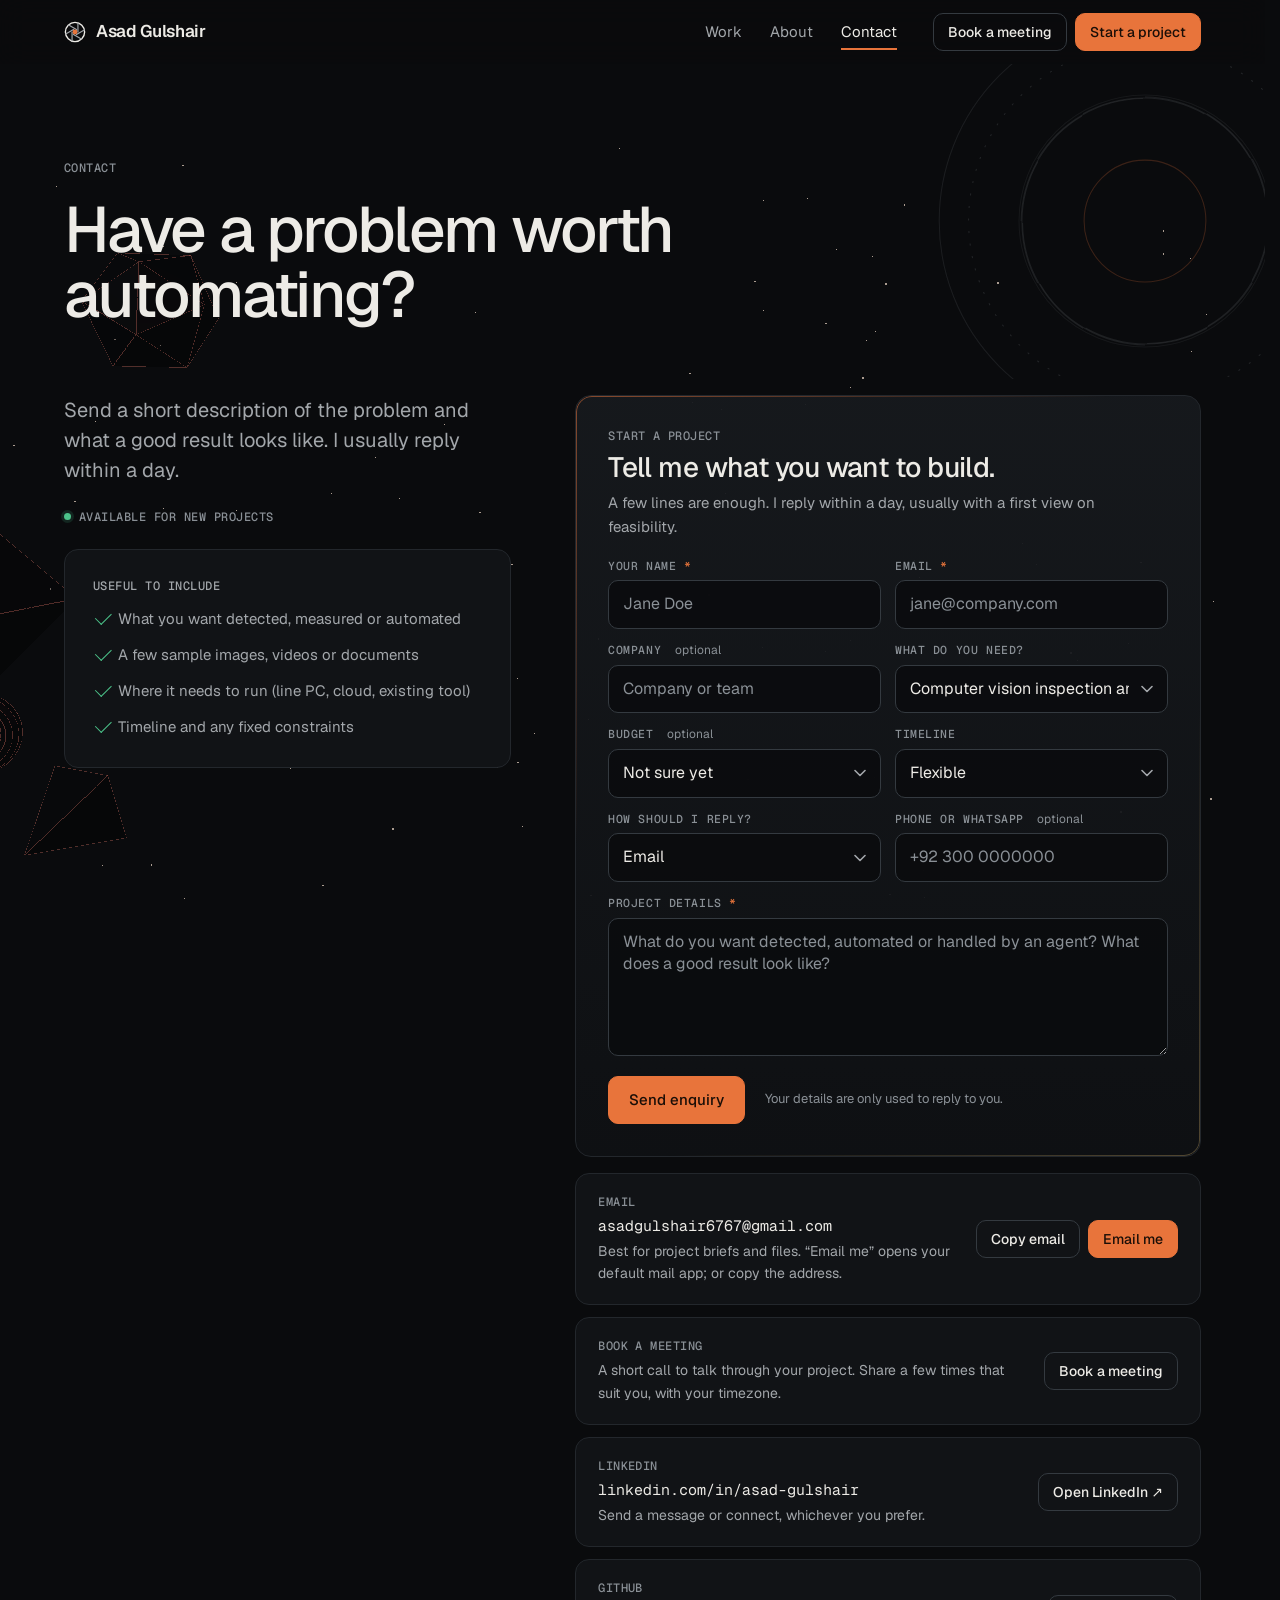
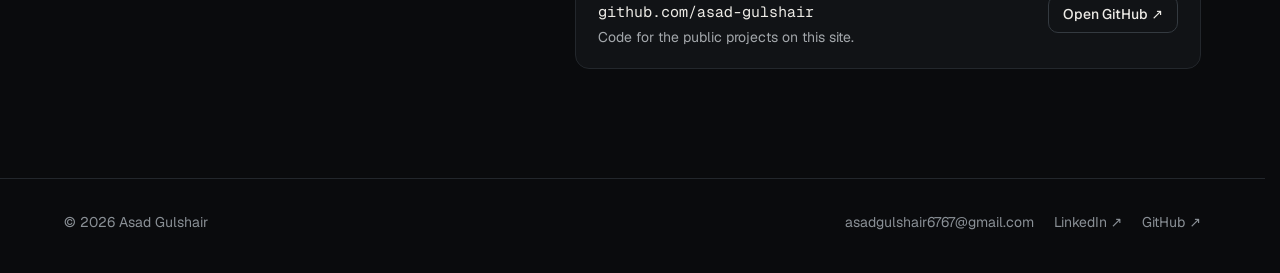
<file: contact.html>
<!doctype html>
<html lang="en">
<head>
<meta charset="utf-8">
<meta name="viewport" content="width=device-width, initial-scale=1, viewport-fit=cover">
<title>Contact · Asad Gulshair, AI Engineer</title>
<meta name="description" content="Start a project or book a meeting with Asad Gulshair. Email, LinkedIn and GitHub.">
<meta name="author" content="Asad Gulshair">
<meta name="theme-color" content="#0A0B0D">
<link rel="canonical" href="https://asad-gulshair.github.io/contact.html">
<meta property="og:type" content="website"><meta property="og:site_name" content="Asad Gulshair">
<meta property="og:title" content="Contact · Asad Gulshair, AI Engineer"><meta property="og:description" content="Start a project or book a meeting with Asad Gulshair. Email, LinkedIn and GitHub.">
<meta property="og:url" content="https://asad-gulshair.github.io/contact.html"><meta property="og:image" content="https://asad-gulshair.github.io/assets/og.jpg"><meta property="og:image:width" content="1200"><meta property="og:image:height" content="630">
<meta name="twitter:card" content="summary_large_image"><meta name="twitter:title" content="Contact · Asad Gulshair, AI Engineer"><meta name="twitter:description" content="Start a project or book a meeting with Asad Gulshair. Email, LinkedIn and GitHub."><meta name="twitter:image" content="https://asad-gulshair.github.io/assets/og.jpg">
<link rel="icon" href="assets/favicon.svg" type="image/svg+xml"><link rel="icon" href="assets/favicon.png" sizes="32x32"><link rel="apple-touch-icon" href="assets/apple-touch-icon.png">
<link rel="preload" href="assets/fonts/geist-normal.woff2" as="font" type="font/woff2" crossorigin>
<link rel="stylesheet" href="assets/css/site.css"><link rel="stylesheet" href="assets/css/fx.css">
<link rel="preload" href="content/site.json" as="fetch" crossorigin>
<script type="application/ld+json">{"@context": "https://schema.org", "@type": "Person", "name": "Asad Gulshair", "jobTitle": "AI Engineer", "url": "https://asad-gulshair.github.io/", "email": "mailto:asadgulshair6767@gmail.com", "sameAs": ["https://github.com/asad-gulshair", "https://www.linkedin.com/in/asad-gulshair"]}</script>
<script type="importmap">{"imports":{"three":"./assets/vendor/three.module.min.js"}}</script>
<script>try{if(sessionStorage.getItem('intro')||/[?&]capture/.test(location.search))document.documentElement.classList.add('no-intro');else sessionStorage.setItem('intro','1')}catch(e){document.documentElement.classList.add('no-intro')}</script>
<script data-goatcounter="https://asadgulshair.goatcounter.com/count" async src="https://gc.zgo.at/count.js"></script>
</head>
<body>
<div class="intro" aria-hidden="true"><div class="intro-in"><svg viewBox="0 0 24 24"><circle cx="12" cy="12" r="10.5" fill="none" stroke="#EDEBE6" stroke-width="1.2"/><circle cx="12" cy="12" r="2.6" fill="#E8743B"/></svg><span>Asad Gulshair</span><i></i></div></div>
<a class="skip" href="#main">Skip to content</a>
<header class="hdr"><div class="wrap hdr-in">
  <a class="brand" href="./" aria-label="Asad Gulshair, home"><svg viewBox="0 0 24 24" aria-hidden="true"><circle cx="12" cy="12" r="10.5" fill="none" stroke="#EDEBE6" stroke-width="1.5"/><g stroke="#A3A7AB" stroke-width="1.3" stroke-linecap="round"><path d="M12 12 L12 2.2" transform="rotate(0 12 12) translate(3.2 0)"/><path d="M12 12 L12 2.2" transform="rotate(60 12 12) translate(3.2 0)"/><path d="M12 12 L12 2.2" transform="rotate(120 12 12) translate(3.2 0)"/><path d="M12 12 L12 2.2" transform="rotate(180 12 12) translate(3.2 0)"/><path d="M12 12 L12 2.2" transform="rotate(240 12 12) translate(3.2 0)"/><path d="M12 12 L12 2.2" transform="rotate(300 12 12) translate(3.2 0)"/></g><circle cx="12" cy="12" r="2.6" fill="#E8743B"/></svg><span>Asad Gulshair</span></a>
  <nav class="nav" aria-label="Primary"><a href="projects.html">Work</a><a href="about.html">About</a><a href="contact.html" aria-current="page">Contact</a></nav>
  <div class="hdr-cta"><a class="btn sm" data-book href="mailto:asadgulshair6767@gmail.com?subject=Meeting%20request%20-%20project%20discussion&body=Hi%20Asad%2C%0A%0AI%20would%20like%20to%20book%20a%20Google%20Meet%20call%20about%20a%20project.%0A%0APreferred%20times%20%282-3%20options%2C%20with%20your%20timezone%29%3A%0A1.%20%0A2.%20%0A3.%20%0A%0AShort%20project%20summary%3A%0A%0A">Book a meeting</a><a class="btn btn-primary sm" href="contact.html#start">Start a project</a></div>
  <button class="menu-btn" type="button" aria-expanded="false" aria-controls="mnav">Menu</button>
</div>
<nav id="mnav" class="mnav" aria-label="Mobile" hidden><a href="./">Home</a><a href="projects.html">Work</a><a href="about.html">About</a><a href="contact.html" aria-current="page">Contact</a><a class="btn btn-primary" href="contact.html#start">Start a project</a><a class="btn" data-book href="mailto:asadgulshair6767@gmail.com?subject=Meeting%20request%20-%20project%20discussion&body=Hi%20Asad%2C%0A%0AI%20would%20like%20to%20book%20a%20Google%20Meet%20call%20about%20a%20project.%0A%0APreferred%20times%20%282-3%20options%2C%20with%20your%20timezone%29%3A%0A1.%20%0A2.%20%0A3.%20%0A%0AShort%20project%20summary%3A%0A%0A">Book a meeting</a></nav>
</header>
<main id="main">
<div class="page-head"><div class="wrap"><p class="meta">Contact</p><h1 style="font-size:clamp(40px,5vw,72px);max-width:18ch">Have a problem worth automating?</h1></div></div>
<section style="padding-top:16px" aria-label="Contact options"><div class="wrap contact-grid">
  <div class="left">
    <p class="lead">Send a short description of the problem and what a good result looks like. I usually reply within a day.</p>
    <p class="meta avail" data-avail><i></i><span>Available for new projects</span></p>
    <div class="panel"><p class="meta">Useful to include</p><ul class="checks" style="grid-template-columns:1fr"><li>What you want detected, measured or automated</li><li>A few sample images, videos or documents</li><li>Where it needs to run (line PC, cloud, existing tool)</li><li>Timeline and any fixed constraints</li></ul></div>
  </div>
  <div class="start-col" id="start"><div class="lead-card" data-lead-form="full"></div>
  <div class="ccards">
    <div class="ccard"><div class="k"><span class="meta">Email</span><span class="v" data-email-text>asadgulshair6767@gmail.com</span><span class="d">Best for project briefs and files. “Email me” opens your default mail app; or copy the address.</span></div>
      <div class="acts"><button class="btn sm" type="button" data-copy-email><span>Copy email</span></button><a class="btn btn-primary sm" data-mail="project" href="mailto:asadgulshair6767@gmail.com?subject=Project%20enquiry" title="Opens your default email app">Email me</a></div></div>
    <div class="ccard"><div class="k"><span class="meta">Book a meeting</span><span class="d">A short call to talk through your project. Share a few times that suit you, with your timezone.</span></div>
      <div class="acts"><a class="btn sm" data-book href="mailto:asadgulshair6767@gmail.com?subject=Meeting%20request%20-%20project%20discussion&body=Hi%20Asad%2C%0A%0AI%20would%20like%20to%20book%20a%20Google%20Meet%20call%20about%20a%20project.%0A%0APreferred%20times%20%282-3%20options%2C%20with%20your%20timezone%29%3A%0A1.%20%0A2.%20%0A3.%20%0A%0AShort%20project%20summary%3A%0A%0A">Book a meeting</a></div></div>
    <div class="ccard"><div class="k"><span class="meta">LinkedIn</span><span class="v" data-li-text>linkedin.com/in/asad-gulshair</span><span class="d">Send a message or connect, whichever you prefer.</span></div>
      <div class="acts"><a class="btn sm" href="https://www.linkedin.com/in/asad-gulshair" data-li target="_blank" rel="noopener">Open LinkedIn ↗</a></div></div>
    <div class="ccard"><div class="k"><span class="meta">GitHub</span><span class="v">github.com/asad-gulshair</span><span class="d">Code for the public projects on this site.</span></div>
      <div class="acts"><a class="btn sm" href="https://github.com/asad-gulshair" data-gh target="_blank" rel="noopener">Open GitHub ↗</a></div></div>
  </div></div>
</div></section>
</main>
<footer class="ftr"><div class="wrap">
  <span>© <span data-year>2026</span> Asad Gulshair</span>
  <nav aria-label="Footer"><a href="mailto:asadgulshair6767@gmail.com" data-mail="plain">asadgulshair6767@gmail.com</a><a href="https://www.linkedin.com/in/asad-gulshair" data-li target="_blank" rel="noopener">LinkedIn ↗</a><a href="https://github.com/asad-gulshair" data-gh target="_blank" rel="noopener">GitHub ↗</a></nav>
</div></footer>
<script type="module" src="assets/js/common.js"></script>
</body>
</html>
</file>
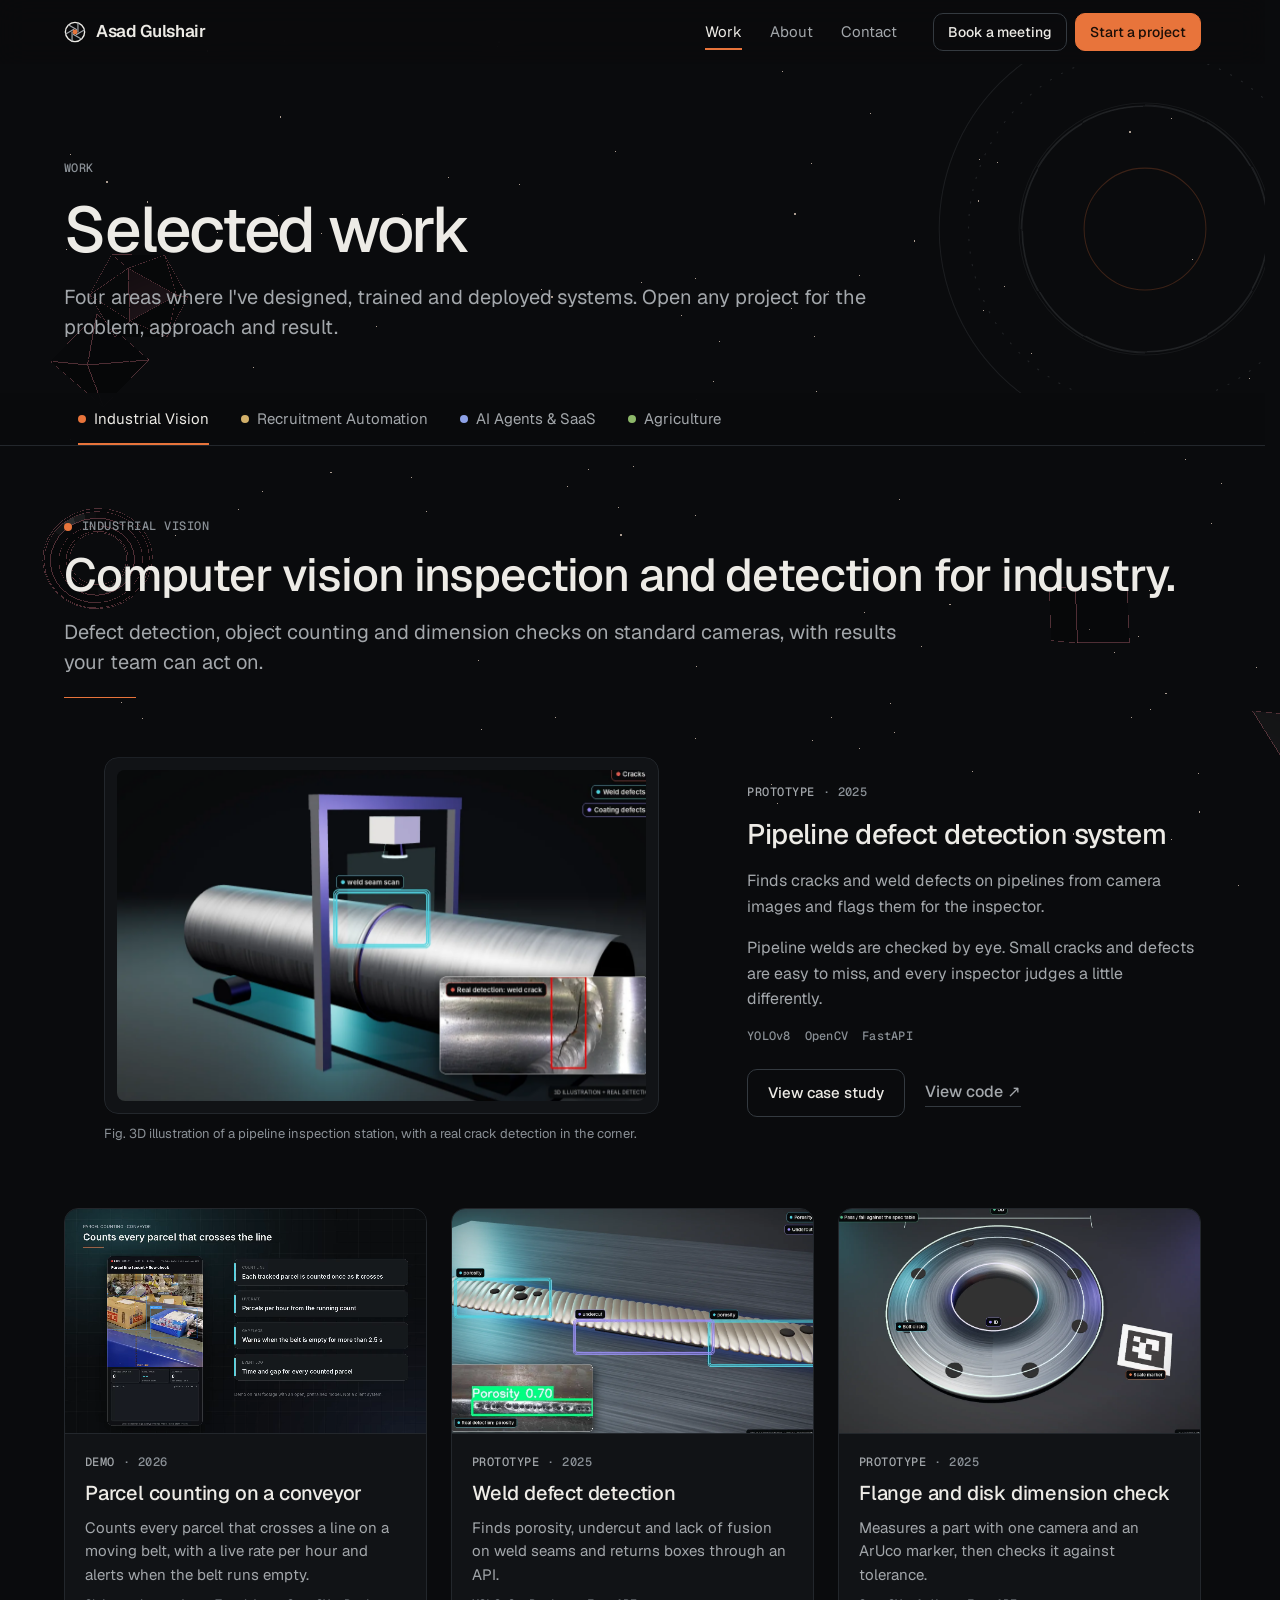
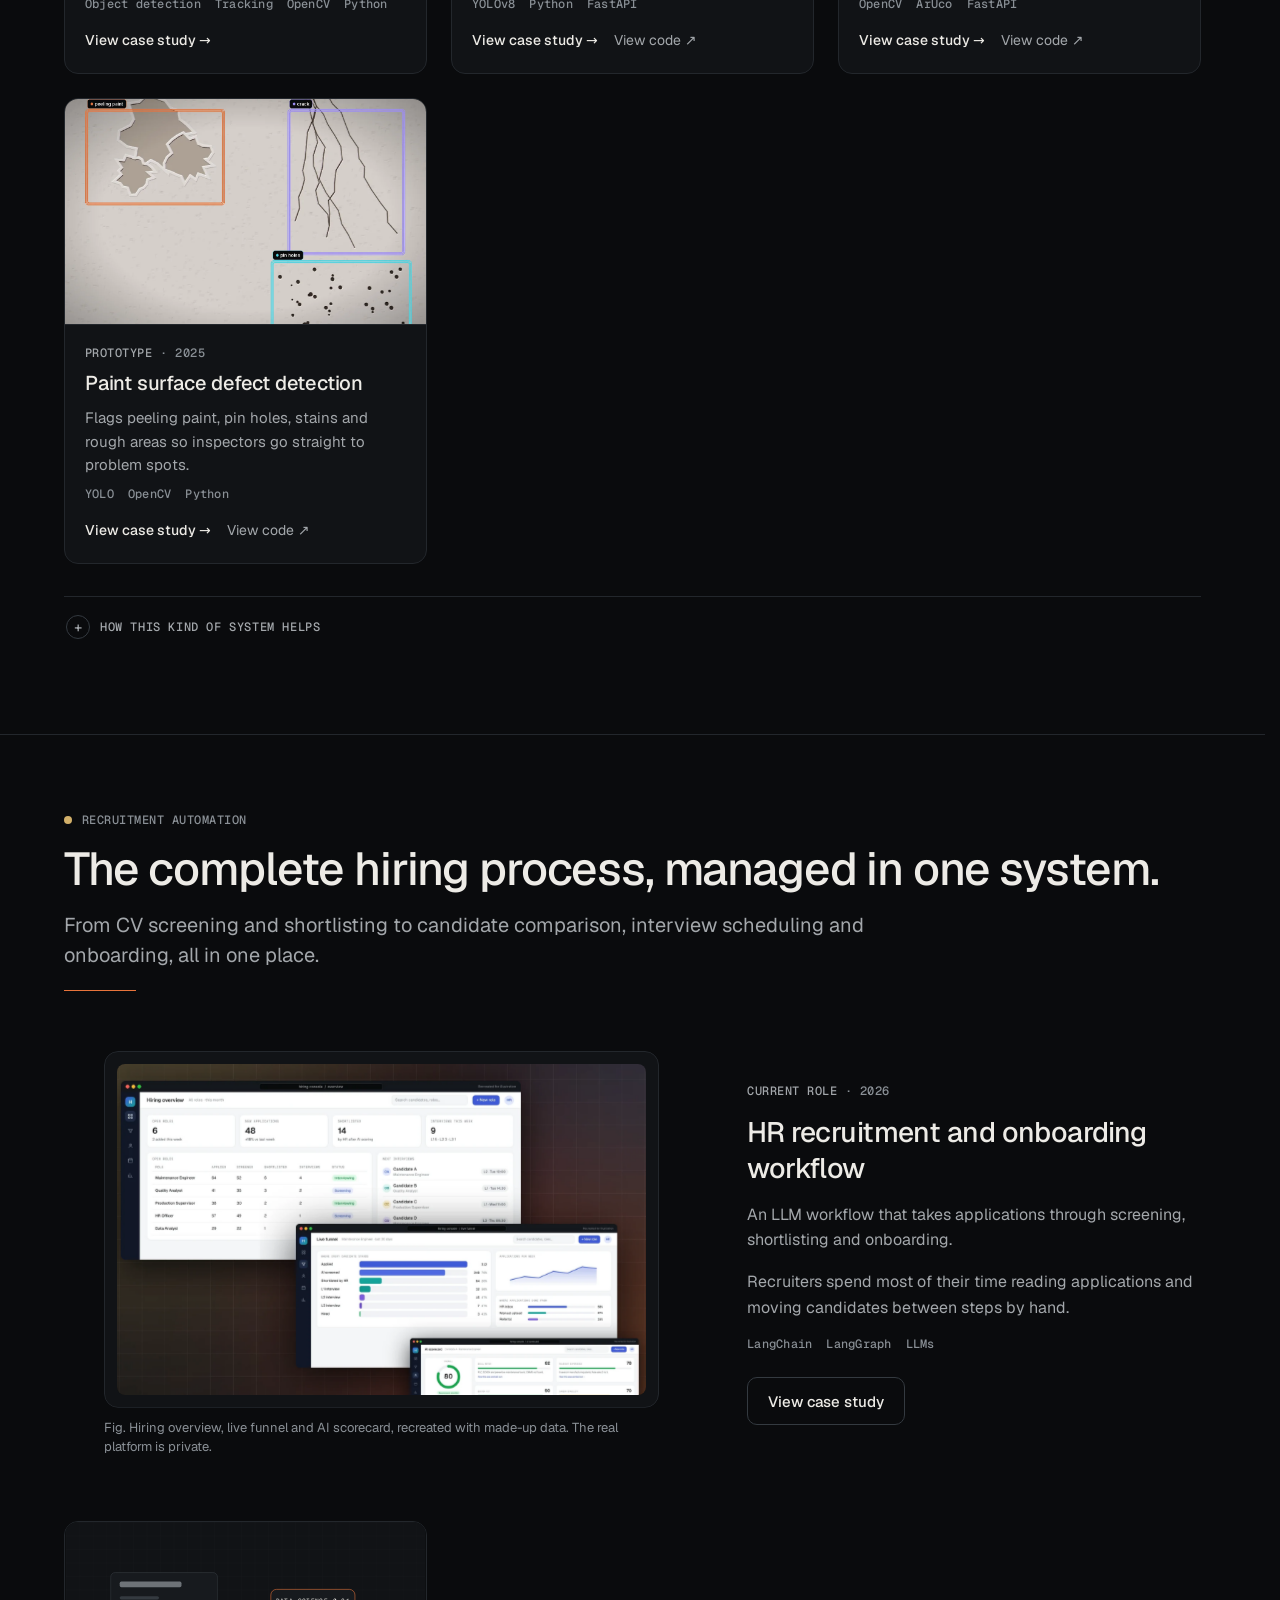
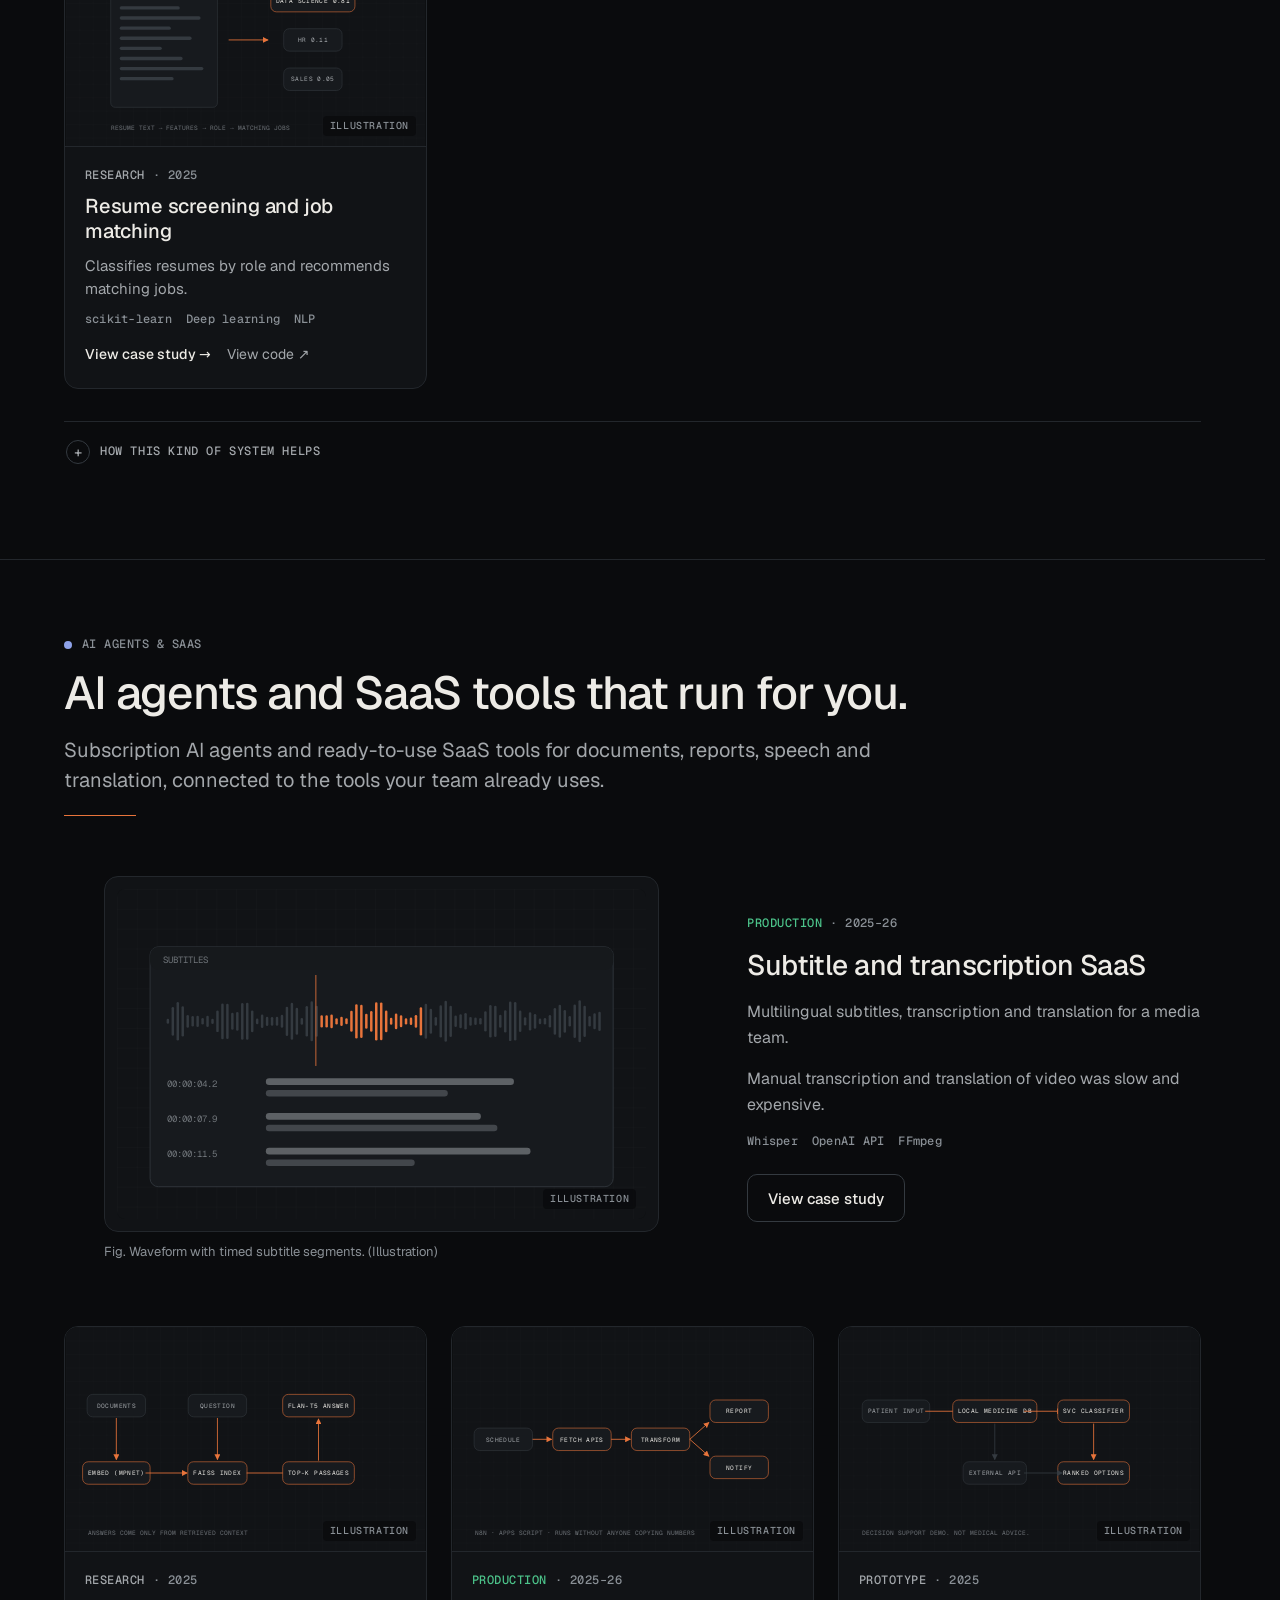
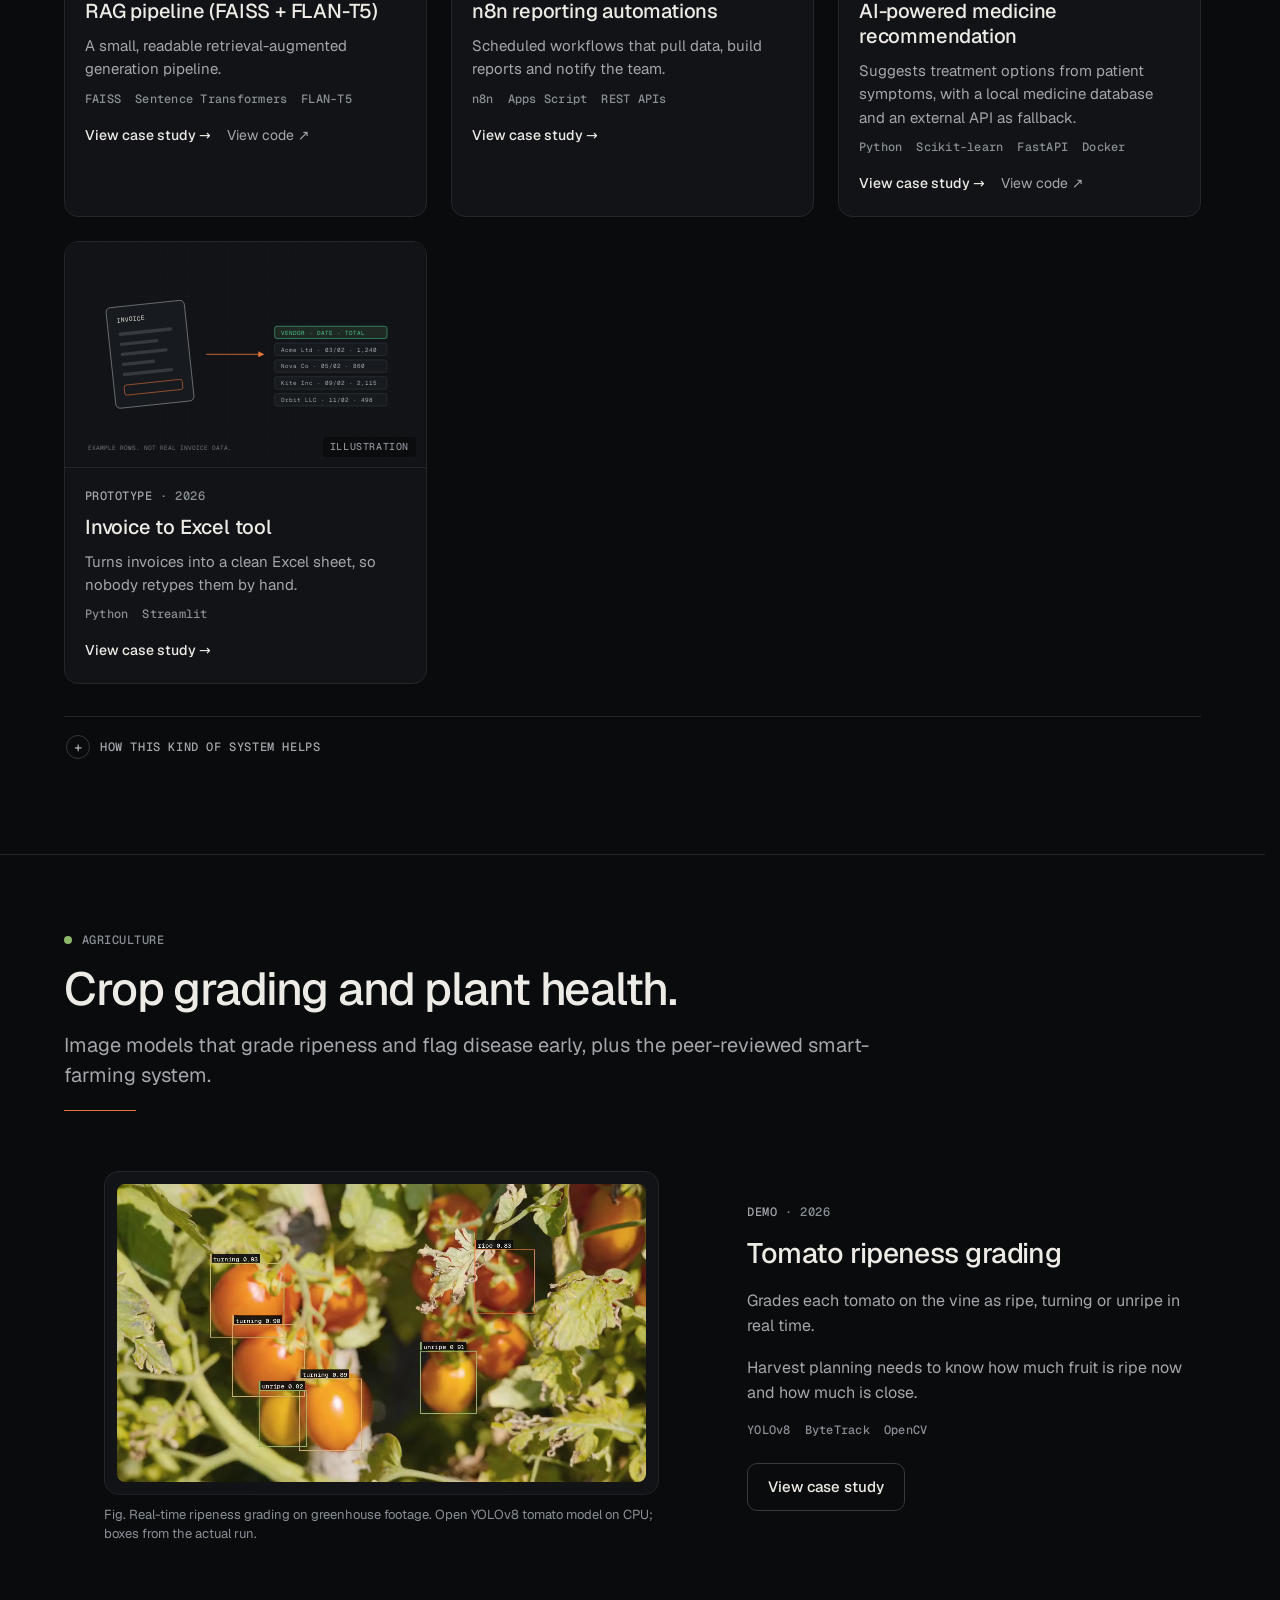
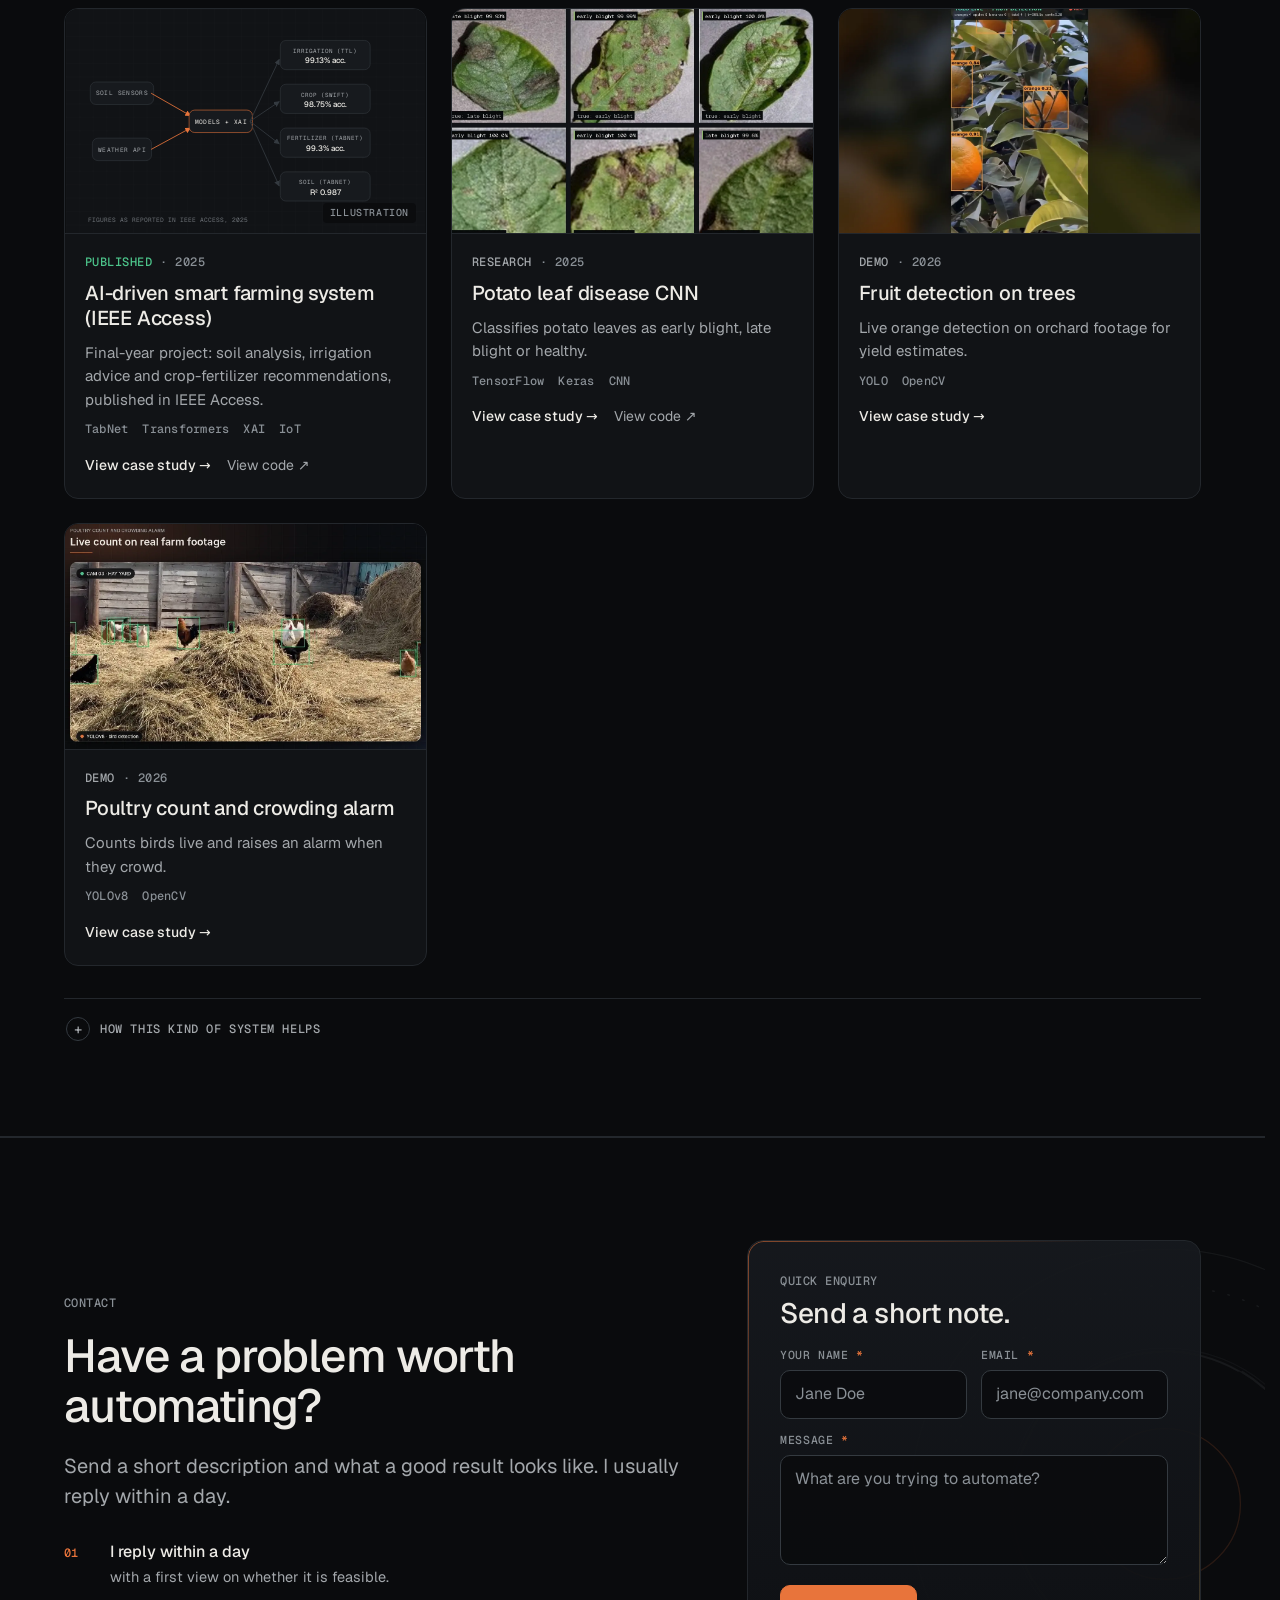
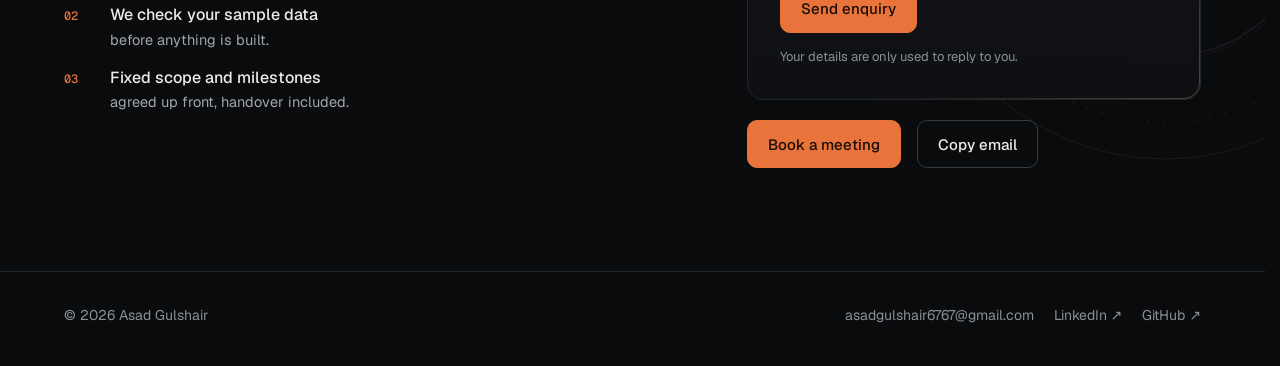
<file: projects.html>
<!doctype html>
<html lang="en">
<head>
<meta charset="utf-8">
<meta name="viewport" content="width=device-width, initial-scale=1, viewport-fit=cover">
<title>Work · Asad Gulshair, AI Engineer</title>
<meta name="description" content="Case studies in industrial computer vision, recruitment automation, AI agents, SaaS tools and agriculture, with honest status labels and real model output.">
<meta name="author" content="Asad Gulshair">
<meta name="theme-color" content="#0A0B0D">
<link rel="canonical" href="https://asad-gulshair.github.io/projects.html">
<meta property="og:type" content="website"><meta property="og:site_name" content="Asad Gulshair">
<meta property="og:title" content="Work · Asad Gulshair, AI Engineer"><meta property="og:description" content="Case studies in industrial computer vision, recruitment automation, AI agents, SaaS tools and agriculture, with honest status labels and real model output.">
<meta property="og:url" content="https://asad-gulshair.github.io/projects.html"><meta property="og:image" content="https://asad-gulshair.github.io/assets/og.jpg"><meta property="og:image:width" content="1200"><meta property="og:image:height" content="630">
<meta name="twitter:card" content="summary_large_image"><meta name="twitter:title" content="Work · Asad Gulshair, AI Engineer"><meta name="twitter:description" content="Case studies in industrial computer vision, recruitment automation, AI agents, SaaS tools and agriculture, with honest status labels and real model output."><meta name="twitter:image" content="https://asad-gulshair.github.io/assets/og.jpg">
<link rel="icon" href="assets/favicon.svg" type="image/svg+xml"><link rel="icon" href="assets/favicon.png" sizes="32x32"><link rel="apple-touch-icon" href="assets/apple-touch-icon.png">
<link rel="preload" href="assets/fonts/geist-normal.woff2" as="font" type="font/woff2" crossorigin>
<link rel="stylesheet" href="assets/css/site.css"><link rel="stylesheet" href="assets/css/fx.css">
<link rel="preload" href="content/site.json" as="fetch" crossorigin><link rel="preload" href="content/projects.json" as="fetch" crossorigin>
<script type="application/ld+json">{"@context": "https://schema.org", "@type": "Person", "name": "Asad Gulshair", "jobTitle": "AI Engineer", "url": "https://asad-gulshair.github.io/", "email": "mailto:asadgulshair6767@gmail.com", "sameAs": ["https://github.com/asad-gulshair", "https://www.linkedin.com/in/asad-gulshair"]}</script>
<script type="importmap">{"imports":{"three":"./assets/vendor/three.module.min.js"}}</script>
<script>try{if(sessionStorage.getItem('intro')||/[?&]capture/.test(location.search))document.documentElement.classList.add('no-intro');else sessionStorage.setItem('intro','1')}catch(e){document.documentElement.classList.add('no-intro')}</script>
<script data-goatcounter="https://asadgulshair.goatcounter.com/count" async src="https://gc.zgo.at/count.js"></script>
</head>
<body>
<div class="intro" aria-hidden="true"><div class="intro-in"><svg viewBox="0 0 24 24"><circle cx="12" cy="12" r="10.5" fill="none" stroke="#EDEBE6" stroke-width="1.2"/><circle cx="12" cy="12" r="2.6" fill="#E8743B"/></svg><span>Asad Gulshair</span><i></i></div></div>
<a class="skip" href="#main">Skip to content</a>
<header class="hdr"><div class="wrap hdr-in">
  <a class="brand" href="./" aria-label="Asad Gulshair, home"><svg viewBox="0 0 24 24" aria-hidden="true"><circle cx="12" cy="12" r="10.5" fill="none" stroke="#EDEBE6" stroke-width="1.5"/><g stroke="#A3A7AB" stroke-width="1.3" stroke-linecap="round"><path d="M12 12 L12 2.2" transform="rotate(0 12 12) translate(3.2 0)"/><path d="M12 12 L12 2.2" transform="rotate(60 12 12) translate(3.2 0)"/><path d="M12 12 L12 2.2" transform="rotate(120 12 12) translate(3.2 0)"/><path d="M12 12 L12 2.2" transform="rotate(180 12 12) translate(3.2 0)"/><path d="M12 12 L12 2.2" transform="rotate(240 12 12) translate(3.2 0)"/><path d="M12 12 L12 2.2" transform="rotate(300 12 12) translate(3.2 0)"/></g><circle cx="12" cy="12" r="2.6" fill="#E8743B"/></svg><span>Asad Gulshair</span></a>
  <nav class="nav" aria-label="Primary"><a href="projects.html" aria-current="page">Work</a><a href="about.html">About</a><a href="contact.html">Contact</a></nav>
  <div class="hdr-cta"><a class="btn sm" data-book href="mailto:asadgulshair6767@gmail.com?subject=Meeting%20request%20-%20project%20discussion&body=Hi%20Asad%2C%0A%0AI%20would%20like%20to%20book%20a%20Google%20Meet%20call%20about%20a%20project.%0A%0APreferred%20times%20%282-3%20options%2C%20with%20your%20timezone%29%3A%0A1.%20%0A2.%20%0A3.%20%0A%0AShort%20project%20summary%3A%0A%0A">Book a meeting</a><a class="btn btn-primary sm" href="contact.html#start">Start a project</a></div>
  <button class="menu-btn" type="button" aria-expanded="false" aria-controls="mnav">Menu</button>
</div>
<nav id="mnav" class="mnav" aria-label="Mobile" hidden><a href="./">Home</a><a href="projects.html" aria-current="page">Work</a><a href="about.html">About</a><a href="contact.html">Contact</a><a class="btn btn-primary" href="contact.html#start">Start a project</a><a class="btn" data-book href="mailto:asadgulshair6767@gmail.com?subject=Meeting%20request%20-%20project%20discussion&body=Hi%20Asad%2C%0A%0AI%20would%20like%20to%20book%20a%20Google%20Meet%20call%20about%20a%20project.%0A%0APreferred%20times%20%282-3%20options%2C%20with%20your%20timezone%29%3A%0A1.%20%0A2.%20%0A3.%20%0A%0AShort%20project%20summary%3A%0A%0A">Book a meeting</a></nav>
</header>
<main id="main">
<div class="page-head"><div class="wrap"><p class="meta">Work</p><h1 style="font-size:clamp(40px,5vw,72px);max-width:20ch">Selected work</h1><p class="lead">Four areas where I've designed, trained and deployed systems. Open any project for the problem, approach and result.</p></div></div>
<nav class="catnav" aria-label="Work categories"><div class="wrap" style="position:relative"><ul id="catlist">
  <li><a href="#industrial" data-cat="industrial"><span class="dot" style="background:var(--c-industrial)"></span>Industrial Vision</a></li>
  <li><a href="#recruitment" data-cat="recruitment"><span class="dot" style="background:var(--c-recruitment)"></span>Recruitment Automation</a></li>
  <li><a href="#agents" data-cat="agents"><span class="dot" style="background:var(--c-agents)"></span>AI Agents &amp; SaaS</a></li>
  <li><a href="#agriculture" data-cat="agriculture"><span class="dot" style="background:var(--c-agriculture)"></span>Agriculture</a></li>
<li class="bar" aria-hidden="true"></li></ul></div></nav>
<div id="cats"></div>
<section class="cta-band" aria-labelledby="cta-h"><div class="wrap">
  <div style="display:grid;gap:20px"><p class="meta">Contact</p><h2 id="cta-h">Have a problem worth automating?</h2><p class="lead">Send a short description and what a good result looks like. I usually reply within a day.</p><ol class="cta-next"><li><b>I reply within a day</b><span>with a first view on whether it is feasible.</span></li><li><b>We check your sample data</b><span>before anything is built.</span></li><li><b>Fixed scope and milestones</b><span>agreed up front, handover included.</span></li></ol></div>
  <div class="cta-side"><div class="lead-card" data-lead-form="compact"></div><div class="cta-row"><a class="btn btn-primary" data-book href="mailto:asadgulshair6767@gmail.com?subject=Meeting%20request%20-%20project%20discussion&body=Hi%20Asad%2C%0A%0AI%20would%20like%20to%20book%20a%20Google%20Meet%20call%20about%20a%20project.%0A%0APreferred%20times%20%282-3%20options%2C%20with%20your%20timezone%29%3A%0A1.%20%0A2.%20%0A3.%20%0A%0AShort%20project%20summary%3A%0A%0A">Book a meeting</a><button class="btn" type="button" data-copy-email><span>Copy email</span></button></div></div>
</div></section>
</main>
<footer class="ftr"><div class="wrap">
  <span>© <span data-year>2026</span> Asad Gulshair</span>
  <nav aria-label="Footer"><a href="mailto:asadgulshair6767@gmail.com" data-mail="plain">asadgulshair6767@gmail.com</a><a href="https://www.linkedin.com/in/asad-gulshair" data-li target="_blank" rel="noopener">LinkedIn ↗</a><a href="https://github.com/asad-gulshair" data-gh target="_blank" rel="noopener">GitHub ↗</a></nav>
</div></footer>
<script type="module" src="assets/js/projects.js"></script>
</body>
</html>
</file>
<file: assets/css/site.css>
/* Asad Gulshair, portfolio v2 "Calibrated, Mature" (REFINE_SPEC.md) */
@font-face{font-family:Geist;src:url(../fonts/geist-normal.woff2) format("woff2");font-weight:100 900;font-display:swap}
@font-face{font-family:"Geist Mono";src:url(../fonts/geistmono-normal.woff2) format("woff2");font-weight:100 900;font-display:swap}
@font-face{font-family:"Geist Fallback";src:local("Arial");size-adjust:104%;ascent-override:92%;descent-override:22%;line-gap-override:0%}
:root{--bg:#0A0B0D;--surface-1:#111316;--surface-2:#171A1E;--border:#23272C;--border-strong:#343A40;--text:#EDEBE6;--text-2:#A3A7AB;--text-3:#6E7378;
--accent:#E8743B;--accent-ink:#1A0E07;--positive:#4CC38A;--c-industrial:#E8743B;--c-recruitment:#D2B06A;--c-agents:#8EA2E8;--c-agriculture:#8DB86A;
--header-h:64px;--side:clamp(20px,5vw,64px);--ease:cubic-bezier(.2,.7,.2,1);--sans:Geist,"Geist Fallback",system-ui,sans-serif;--mono:"Geist Mono",ui-monospace,SFMono-Regular,Menlo,monospace}
*{box-sizing:border-box}
html{overflow-x:clip;scroll-behavior:auto;scrollbar-gutter:stable;-webkit-text-size-adjust:100%}
body{margin:0;background:var(--bg);color:var(--text);font:400 16px/1.6 var(--sans);-webkit-font-smoothing:antialiased;text-rendering:optimizeLegibility}
img,video,svg{display:block;max-width:100%}
a{color:inherit;text-decoration:none}
button{font:inherit;color:inherit;background:none;border:0;padding:0;cursor:pointer}
:focus-visible{outline:2px solid var(--accent);outline-offset:3px;border-radius:6px}
::selection{background:rgba(232,116,59,.35)}
.wrap{max-width:1280px;margin:0 auto;padding:0 var(--side)}
.meta{font:500 12px/1.4 var(--mono);letter-spacing:.04em;text-transform:uppercase;color:var(--text-3)}
.lead{font-size:20px;line-height:1.5;color:var(--text-2);max-width:64ch;margin:0}
h1,h2,h3{font-weight:500;margin:0;color:var(--text)}
h1{font-size:clamp(44px,6.2vw,88px);line-height:1.02;letter-spacing:-.035em;max-width:18ch}
h2{font-size:clamp(32px,3.6vw,52px);line-height:1.08;letter-spacing:-.025em}
h3{font-size:22px;line-height:1.25;letter-spacing:-.01em}
p{margin:0}
.skip{position:absolute;left:12px;top:-60px;z-index:100;background:var(--accent);color:var(--accent-ink);padding:10px 14px;border-radius:10px;font-weight:500}
.skip:focus{top:12px}
/* ---------- header ---------- */
.hdr{position:sticky;top:0;z-index:50;height:var(--header-h);background:rgba(10,11,13,.8);backdrop-filter:blur(14px) saturate(1.2);-webkit-backdrop-filter:blur(14px);border-bottom:1px solid transparent;transition:border-color .2s}
.hdr.scrolled{border-bottom-color:var(--border)}
.hdr-in{height:100%;display:flex;align-items:center;gap:24px}
.brand{display:flex;align-items:center;gap:10px;font:600 17px/1 var(--sans);letter-spacing:-.02em;white-space:nowrap}
.brand svg{width:22px;height:22px;flex:none}
.nav{display:flex;gap:4px;margin-left:auto}
.nav a{position:relative;padding:8px 12px;border-radius:8px;color:var(--text-2);font-size:15px;transition:color .16s}
.nav a:hover{color:var(--text)}
.nav a[aria-current=page]{color:var(--text)}
.nav a[aria-current=page]::after{content:"";position:absolute;left:12px;right:12px;bottom:2px;height:1.5px;background:var(--accent)}
.hdr-cta{display:flex;gap:8px}
.menu-btn{display:none;margin-left:auto;padding:8px 12px;border:1px solid var(--border-strong);border-radius:10px;font-size:14px}
.mnav{position:fixed;inset:var(--header-h) 0 auto 0;background:var(--bg);border-bottom:1px solid var(--border);padding:16px var(--side) 24px;display:grid;gap:4px;z-index:49}
.mnav[hidden]{display:none}
.mnav a{padding:14px 4px;font-size:18px;border-bottom:1px solid var(--border)}
.mnav a[aria-current=page]{color:var(--accent)}
.mnav .btn{margin-top:12px;justify-content:center}
/* ---------- buttons ---------- */
.btn{display:inline-flex;align-items:center;gap:8px;height:48px;padding:0 20px;border-radius:10px;font:500 15px/1 var(--sans);border:1px solid var(--border-strong);color:var(--text);background:transparent;transition:border-color .16s,background-color .16s,color .16s,transform .16s;white-space:nowrap}
.btn:hover{border-color:#4a5158;background:var(--surface-2)}
.btn-primary{background:var(--accent);border-color:var(--accent);color:var(--accent-ink)}
.btn-primary:hover{background:#ef8452;border-color:#ef8452}
.btn.sm{height:38px;padding:0 14px;font-size:14px}
.tlink{color:var(--text-2);font-weight:500;border-bottom:1px solid var(--border-strong);padding-bottom:2px;transition:color .16s,border-color .16s}
.tlink:hover{color:var(--text);border-color:var(--text-2)}
/* ---------- sections ---------- */
section{padding:160px 0}
.sec-head{display:grid;gap:16px;margin-bottom:64px}
.eyebrow{display:flex;align-items:center;gap:10px}
.dot{width:8px;height:8px;border-radius:50%;background:var(--accent);flex:none}
.reveal{opacity:0;transform:translateY(16px);transition:opacity .6s var(--ease),transform .6s var(--ease)}
.reveal.in{opacity:1;transform:none}
/* ---------- hero ---------- */
.hero{position:relative;padding:0;min-height:calc(100svh - var(--header-h));display:flex;align-items:center;overflow:hidden}
.hero::before{content:"";position:absolute;inset:0;background-image:linear-gradient(rgba(255,255,255,.03) 1px,transparent 1px),linear-gradient(90deg,rgba(255,255,255,.03) 1px,transparent 1px);background-size:48px 48px;-webkit-mask-image:radial-gradient(60% 60% at 70% 50%,#000,transparent);mask-image:radial-gradient(60% 60% at 70% 50%,#000,transparent);pointer-events:none}
.hero .wrap{display:grid;grid-template-columns:repeat(12,1fr);gap:24px;align-items:center;width:100%;padding-top:48px;padding-bottom:48px}
.hero-copy{grid-column:1/7;display:grid;gap:28px;position:relative;z-index:2}
.hero-copy h1{font-size:clamp(40px,4.9vw,72px)}
.hero-media{grid-column:7/13;position:relative;aspect-ratio:1/1;max-height:calc(100svh - var(--header-h) - 48px);justify-self:center;width:100%}
.hero-media canvas{position:absolute;inset:0;width:100%;height:100%}
.hero-media .fallback{position:absolute;inset:6%;border-radius:50%;background:radial-gradient(circle at 50% 50%,#1c2024 0 30%,transparent 31%),conic-gradient(from 10deg,#1C2024 0 8%,#121418 8% 16.6%,#1C2024 16.6% 25%,#121418 25% 33.3%,#1C2024 33.3% 41.6%,#121418 41.6% 50%,#1C2024 50% 58.3%,#121418 58.3% 66.6%,#1C2024 66.6% 75%,#121418 75% 83.3%,#1C2024 83.3% 91.6%,#121418 91.6%);box-shadow:inset 0 0 0 10px #16191c,inset 0 0 0 12px rgba(232,116,59,.6),0 40px 80px rgba(0,0,0,.5)}
.hero-media.gl .fallback{display:none}
.hero-backdrop{position:absolute;inset:0;background:radial-gradient(50% 50% at 72% 50%,#121418,transparent 70%);pointer-events:none}
.cta-row{display:flex;flex-wrap:wrap;align-items:center;gap:12px 16px}
.practice{display:flex;flex-wrap:wrap;gap:8px;padding-top:8px;border-top:1px solid var(--border)}
.practice a{display:inline-flex;align-items:center;gap:8px;padding:10px 12px;border-radius:8px;color:var(--text-2);font-size:14px;transition:color .16s,background-color .16s}
.practice a:hover,.practice a:focus-visible{color:var(--text);background:var(--surface-1)}
.practice a.auto{color:var(--text);background:var(--surface-1)}
/* hero vision HUD (hud.js): every piece is positioned per frame from the 3D lens */
.hud{position:absolute;inset:0;pointer-events:none;--tint:var(--accent);font:500 11px/1 var(--mono);letter-spacing:.04em;z-index:1}
.hud>div{position:absolute;left:0;top:0;will-change:transform,opacity}
.hud-c{width:18px;height:18px;border:0 solid color-mix(in srgb,var(--tint) 70%,transparent);transition:border-color .6s}
.hud-tl{border-width:1.5px 0 0 1.5px}.hud-tr{border-width:1.5px 1.5px 0 0;margin-left:-18px}.hud-bl{border-width:0 0 1.5px 1.5px;margin-top:-18px}.hud-br{border-width:0 1.5px 1.5px 0;margin:-18px 0 0 -18px}
.hud-read{display:flex;align-items:center;gap:8px;text-transform:uppercase;color:var(--text-3);white-space:nowrap}
.hud-top{color:var(--text-2)}.hud-dot{width:6px;height:6px;border-radius:50%;background:var(--tint);box-shadow:0 0 8px var(--tint);font-style:normal}
.hud-bot{justify-content:space-between}
.hud-scan{border-radius:50%;overflow:hidden}
.hud-scanline{position:absolute;left:0;right:0;top:-40px;height:40px;background:linear-gradient(180deg,transparent,color-mix(in srgb,var(--tint) 14%,transparent));border-bottom:1.5px solid color-mix(in srgb,var(--tint) 85%,transparent);box-shadow:0 1px 12px color-mix(in srgb,var(--tint) 60%,transparent)}
.hud-box{border:1.5px solid var(--tint);border-radius:3px;box-shadow:0 0 14px color-mix(in srgb,var(--tint) 35%,transparent),inset 0 0 14px color-mix(in srgb,var(--tint) 12%,transparent);opacity:0}
.hud-box b{position:absolute;left:-1.5px;bottom:100%;margin-bottom:4px;background:var(--tint);color:#0A0B0D;font-weight:600;padding:4px 6px;border-radius:3px;white-space:nowrap;font-variant-numeric:tabular-nums}
.hud-tag{padding:4px 7px;border-radius:999px;background:rgba(10,11,13,.82);border:1px solid color-mix(in srgb,var(--tint) 55%,transparent);color:var(--text);white-space:nowrap;opacity:0;transition:background-color .25s,color .25s}
.hud-tag.on{background:var(--tint);color:#0A0B0D}
.hud-below b{bottom:auto;top:100%;margin:4px 0 0}
@media (max-width:640px){.hud{font-size:10px}.hud-box b,.hud-tag{padding:3px 5px}}
.avail{display:inline-flex;align-items:center;gap:8px}
.avail i{width:7px;height:7px;border-radius:50%;background:var(--positive);box-shadow:0 0 0 3px rgba(76,195,138,.15)}
.stack-strip{border-top:1px solid var(--border);border-bottom:1px solid var(--border);padding:22px 0}
.stack-strip ul{list-style:none;margin:0;padding:0;display:flex;flex-wrap:wrap;gap:8px 28px;justify-content:space-between}
.stack-strip li{font:500 13px/1.4 var(--mono);letter-spacing:.04em;color:var(--text-3)}
/* ---------- media matte ---------- */
.matte{background:var(--surface-1);border:1px solid var(--border);border-radius:14px;padding:12px;position:relative}
.frame{position:relative;border-radius:8px;overflow:hidden;background:#0d0f11;aspect-ratio:16/10}
.frame.v169{aspect-ratio:16/9}
.frame>img,.frame>video,.frame>svg{width:100%;height:100%;object-fit:cover;transition:transform .5s var(--ease)}
.frame.portrait{background:#0d0f11}
.frame.portrait>video,.frame.portrait>img.pv{object-fit:contain}
.frame .blurbg{position:absolute;inset:-20px;width:calc(100% + 40px);height:calc(100% + 40px);object-fit:cover;filter:blur(24px) brightness(.35);transform:none!important}
.frame.portrait>video{position:relative}
figcaption,.figcap{font-size:13px;line-height:1.5;color:var(--text-3);margin-top:10px}
.illus-tag{position:absolute;right:10px;bottom:10px;font:500 10px/1 var(--mono);letter-spacing:.06em;text-transform:uppercase;color:var(--text-3);background:rgba(10,11,13,.85);padding:5px 7px;border-radius:4px}
/* ---------- cards ---------- */
.grid3{display:grid;grid-template-columns:repeat(3,1fr);gap:24px}
.card{position:relative;display:flex;flex-direction:column;background:var(--surface-1);border:1px solid var(--border);border-radius:14px;overflow:hidden;transition:border-color .16s,transform .16s;cursor:pointer;text-align:left}
.card:hover{border-color:var(--border-strong);transform:translateY(-2px)}
.card:hover .frame>img,.card:hover .frame>svg{transform:scale(1.02)}
.card .frame{border-radius:0;aspect-ratio:16/10;border-bottom:1px solid var(--border)}
.card-body{display:grid;gap:10px;padding:20px 20px 22px;align-content:start;flex:1}
.card h3{font-size:20px}
.card p{color:var(--text-2);font-size:15px;line-height:1.55}
.tags{display:flex;flex-wrap:wrap;gap:6px 14px}
.tags span{font:500 12px/1.4 var(--mono);color:var(--text-3);letter-spacing:.02em}
.card-foot{display:flex;flex-wrap:wrap;gap:16px;align-items:center;margin-top:6px;font-size:14px}
.card-open{color:var(--text);font-weight:500}
.card-open::after{content:"";position:absolute;inset:0;z-index:1}
.card-foot .ext{position:relative;z-index:2;color:var(--text-2)}
.card-foot .ext:hover{color:var(--text)}
.badge{display:inline-flex;gap:8px;align-items:center}
.badge b{font-weight:500;color:var(--text-2)}
.badge.PRODUCTION b,.badge.PUBLISHED b{color:var(--positive)}
/* featured case */
.featured{display:grid;grid-template-columns:7fr 5fr;gap:48px;align-items:center;margin-bottom:48px}
.featured .text{display:grid;gap:16px}
.featured h3{font-size:clamp(24px,2.2vw,30px);letter-spacing:-.02em}
.featured p{color:var(--text-2)}
.featured .actions{display:flex;flex-wrap:wrap;gap:12px 20px;align-items:center;margin-top:8px}
/* home proof */
.proof{display:grid;grid-template-columns:repeat(12,1fr);gap:24px}
.proof .p-main{grid-column:1/13}
.proof .p-side{grid-column:span 6}
.pub{display:grid;grid-template-columns:auto 1fr auto;gap:24px;align-items:center;margin-top:24px;padding:22px 24px;border:1px solid var(--border);border-radius:14px;background:var(--surface-1)}
.pub p{color:var(--text-2)}
.areas{display:grid;grid-template-columns:repeat(4,1fr);gap:1px;background:var(--border);border:1px solid var(--border);border-radius:14px;overflow:hidden}
.areas a{background:var(--bg);padding:28px 24px 26px;display:grid;gap:12px;align-content:start;transition:background-color .16s}
.areas a:hover{background:var(--surface-1)}
.areas h3{font-size:20px}
.areas p{color:var(--text-2);font-size:15px}
.areas .go{margin-top:8px;font-size:14px;color:var(--text)}
.steps{list-style:none;margin:0;padding:0;display:grid;grid-template-columns:repeat(4,1fr);gap:24px;counter-reset:s}
.step{border-top:1px solid var(--border-strong);padding-top:20px;display:grid;gap:10px;align-content:start}
.step p{color:var(--text-2);font-size:15px}
.step-top{display:flex;align-items:center;justify-content:space-between;margin-bottom:6px}
.step-ic{display:grid;place-items:center;width:52px;height:52px;border:1px solid var(--border);border-radius:12px;background:var(--surface-1);color:var(--text-2)}
.step-ic svg{width:30px;height:30px}
.connect{margin-top:24px;display:grid;gap:24px;padding:32px;border:1px solid var(--border);border-radius:14px}
.conn-head{display:grid;gap:12px}
.conn{display:grid;grid-template-columns:repeat(3,1fr);gap:12px}
.conn>div{display:grid;gap:10px;align-content:start;padding:20px;border:1px solid var(--border);border-radius:12px;background:var(--surface-1);transition:border-color .16s}
.conn>div:hover{border-color:var(--border-strong)}
.conn h4{margin:4px 0 0;font-size:18px;font-weight:500;color:var(--text)}
.conn p{color:var(--text-2);font-size:14px}
.conn .v{font:400 14px/1.4 var(--mono);color:var(--text);overflow-wrap:anywhere}
.conn .acts{display:flex;flex-wrap:wrap;gap:8px;margin-top:4px}
.deliver{margin-top:64px;display:grid;grid-template-columns:5fr 7fr;gap:48px;padding:32px;border:1px solid var(--border);border-radius:14px;background:var(--surface-1)}
.checks{list-style:none;margin:0;padding:0;display:grid;grid-template-columns:1fr 1fr;gap:12px 24px}
.checks li{display:flex;gap:10px;color:var(--text-2);font-size:15px}
.checks li::before{content:"";width:14px;height:8px;border-left:1.5px solid var(--positive);border-bottom:1.5px solid var(--positive);transform:rotate(-45deg) translate(2px,2px);flex:none;margin-top:5px}
.cta-band{border-top:1px solid var(--border)}
.cta-band .wrap{display:grid;grid-template-columns:7fr 5fr;gap:48px;align-items:end}
.cta-band h2{max-width:16ch}
/* ---------- projects page ---------- */
.page-head{padding:96px 0 48px}
.page-head .wrap{display:grid;gap:20px}
.catnav{position:sticky;top:var(--header-h);z-index:40;background:rgba(10,11,13,.88);backdrop-filter:blur(12px);-webkit-backdrop-filter:blur(12px);border-bottom:1px solid var(--border)}
.catnav ul{position:relative;list-style:none;margin:0;padding:0;display:flex;gap:4px;overflow-x:auto;scrollbar-width:none}
.catnav ul::-webkit-scrollbar{display:none}
.catnav a{position:relative;display:inline-flex;align-items:center;gap:8px;height:52px;padding:0 14px;color:var(--text-2);font-size:15px;white-space:nowrap;transition:color .16s}
.catnav a:hover{color:var(--text)}
.catnav a[aria-current=true]{color:var(--text)}
.catnav .bar{position:absolute;bottom:0;pointer-events:none;height:2px;background:var(--accent);transition:transform .24s var(--ease),width .24s var(--ease);left:0;width:0}
.cat-sec{scroll-margin-top:calc(var(--header-h) + 52px + 24px);padding:120px 0;border-bottom:1px solid var(--border)}
.cat-sec:first-of-type{padding-top:72px}
.cat-sec:focus{outline:none}
.subf{display:flex;flex-wrap:wrap;gap:6px;margin:-24px 0 32px}
.subf button{height:34px;padding:0 14px;border-radius:999px;border:1px solid var(--border);color:var(--text-2);font-size:14px;transition:border-color .16s,color .16s,background-color .16s}
.subf button:hover{color:var(--text);border-color:var(--border-strong)}
.subf button[aria-pressed=true]{color:var(--text);border-color:var(--accent);background:rgba(232,116,59,.08)}
.grid-wrap{position:relative}
.card.hide{display:none}
.showall{margin-top:24px}
/* ---------- dialog ---------- */
dialog.case{width:min(1040px,calc(100vw - 32px));max-height:88vh;padding:0;border:1px solid var(--border-strong);border-radius:16px;background:var(--surface-2);color:var(--text);overflow:hidden}
dialog.case::backdrop{background:rgba(5,6,7,.72);backdrop-filter:blur(4px)}
dialog.case[open]{animation:dlg .28s var(--ease)}
dialog.case.closing{animation:dlgout .2s ease forwards}
@keyframes dlg{from{opacity:0;transform:translateY(12px)}}
@keyframes dlgout{to{opacity:0;transform:translateY(8px)}}
.case-scroll{max-height:88vh;overflow-y:auto;padding:40px 48px 32px;overscroll-behavior:contain}
.case-x{position:absolute;top:14px;right:14px;z-index:3;width:40px;height:40px;border-radius:10px;border:1px solid var(--border-strong);background:var(--surface-2);display:grid;place-items:center;font-size:20px;line-height:1}
.case-x:hover{background:var(--surface-1)}
.case h2{font-size:clamp(28px,3vw,40px);margin:12px 0 10px;max-width:22ch}
.case .out{color:var(--text-2);font-size:18px;max-width:60ch}
.case .mrow{display:flex;flex-wrap:wrap;gap:6px 18px;margin:18px 0 28px}
.case .blk{display:grid;grid-template-columns:180px 1fr;gap:24px;padding:24px 0;border-top:1px solid var(--border-strong)}
.case .blk p,.case .blk li{color:var(--text-2);max-width:64ch}
.case .blk ul{margin:0;padding-left:18px;display:grid;gap:6px}
.case .links{display:flex;flex-wrap:wrap;gap:12px;align-items:center}
.case .pn{display:flex;justify-content:space-between;gap:16px;padding-top:24px;border-top:1px solid var(--border-strong);margin-top:8px}
.case .pn button{color:var(--text-2);font-size:14px;padding:8px 0}
.case .pn button:hover{color:var(--text)}
.yt{position:relative;display:block;width:100%;aspect-ratio:16/9;border-radius:8px;overflow:hidden;background:#000}
.yt img{width:100%;height:100%;object-fit:cover;opacity:.85}
.yt .play{position:absolute;inset:0;display:grid;place-items:center}
.yt .play span{display:inline-flex;align-items:center;gap:10px;height:48px;padding:0 18px;border-radius:10px;background:rgba(10,11,13,.85);border:1px solid var(--border-strong);font-weight:500}
.yt iframe{position:absolute;inset:0;width:100%;height:100%;border:0}
.yt.v916{aspect-ratio:9/16;max-height:70vh;width:auto;margin:0 auto}
html.lock{overflow:hidden}
/* "Book a meeting" guide (assets/js/meet.js) */
dialog.meet{width:min(640px,calc(100vw - 32px));max-height:min(88vh,760px);padding:0;border:1px solid var(--border-strong);border-radius:16px;background:var(--surface-2);color:var(--text);overflow:hidden}
dialog.meet::backdrop{background:rgba(5,6,7,.72);backdrop-filter:blur(4px)}
dialog.meet[open]{animation:dlg .28s var(--ease)}
dialog.meet.closing{animation:dlgout .18s ease forwards}
.meet-in{position:relative;max-height:inherit;overflow-y:auto;overscroll-behavior:contain;padding:32px 32px 28px;display:grid;gap:10px}
.meet-in h2{font-size:clamp(28px,3vw,36px);margin-bottom:2px}
.meet-lead{color:var(--text-2);max-width:48ch}
.meet-art{margin:0 52px 12px 0;padding:10px 12px;border:1px solid var(--border);border-radius:12px;background:#0d0f11}
.meet-art svg{width:100%;height:auto}
.meet-ways{list-style:none;margin:14px 0 0;padding:0;display:grid;gap:10px}
.mw{display:grid;grid-template-columns:auto 1fr auto;gap:14px 16px;align-items:center;padding:16px 18px;border:1px solid var(--border);border-radius:12px;background:var(--surface-1);transition:border-color .16s}
.mw:hover{border-color:var(--border-strong)}
.mw .step-ic{width:44px;height:44px}
.mw .step-ic svg{width:26px;height:26px}
.mw h3{font-size:17px}
.mw p{color:var(--text-2);font-size:14px;margin-top:2px}
.mw p.v{font:400 14px/1.4 var(--mono);color:var(--text);overflow-wrap:anywhere}
.mw .acts{display:flex;flex-wrap:wrap;gap:8px;justify-content:flex-end}
dialog.meet[open] .mw{animation:mw-in .5s var(--ease) calc(var(--i) * 80ms + 120ms) both}
@keyframes mw-in{from{opacity:0;translate:0 10px}}
.mt-dash{animation:xp-dash 1.1s linear infinite}
.mt-chip{animation:mw-in .5s var(--ease) calc(var(--i) * 140ms + 200ms) both}
.mt-ping{transform-box:fill-box;transform-origin:center;animation:xp-ping 3.6s ease-out 1.6s infinite both}
.capture dialog.meet *{animation:none!important}.capture .mt-ping{display:none}
@media (prefers-reduced-motion:reduce){dialog.meet,dialog.meet *{animation:none!important}.mt-ping{display:none}}
@media (max-width:640px){
  dialog.meet{width:100vw;max-width:100vw;margin:auto 0 0;border-radius:16px 16px 0 0;border-bottom:0;max-height:92dvh}
  dialog.meet[open]{animation:sheet .3s var(--ease)}
  .meet-in{padding:24px 20px calc(20px + env(safe-area-inset-bottom))}
  .mw{grid-template-columns:auto 1fr}.mw .acts{grid-column:1/-1;justify-content:flex-start}
}
@keyframes sheet{from{transform:translateY(40px);opacity:0}}
/* content failed to load (projects.json) */
.load-err{display:grid;gap:14px;padding:32px;border:1px solid var(--border);border-radius:14px;background:var(--surface-1)}
.load-err h2{font-size:clamp(24px,2.4vw,32px)}
.load-err p:not(.meta){color:var(--text-2)}
.avail[hidden]{display:none}
/* ---------- about ---------- */
.about-grid{display:grid;grid-template-columns:5fr 7fr;gap:64px}
.about-grid .lead{font-size:22px;color:var(--text)}
.caps{display:grid;grid-template-columns:repeat(3,1fr);gap:32px}
.caps h3{font-size:18px;margin-bottom:12px}
.caps ul{list-style:none;margin:0;padding:0;display:grid;gap:6px;color:var(--text-2);font-size:15px}
.timeline{list-style:none;margin:0;padding:0;display:grid}
.timeline li{display:grid;grid-template-columns:200px 1fr;gap:24px;padding:24px 0;border-top:1px solid var(--border)}
.timeline li:last-child{border-bottom:1px solid var(--border)}
.timeline h3{font-size:20px}
.timeline p{color:var(--text-2);margin-top:6px;max-width:64ch}
.cur{display:inline-block;margin-left:10px;font:500 11px/1 var(--mono);letter-spacing:.04em;text-transform:uppercase;color:var(--positive);border:1px solid rgba(76,195,138,.35);padding:4px 6px;border-radius:4px;vertical-align:middle}
.two{display:grid;grid-template-columns:1fr 1fr;gap:24px}
.panel{border:1px solid var(--border);border-radius:14px;background:var(--surface-1);padding:28px;display:grid;gap:12px;align-content:start}
.panel p{color:var(--text-2)}
/* ---------- contact ---------- */
.contact-grid{display:grid;grid-template-columns:5fr 7fr;gap:64px;align-items:start}
.contact-grid .left{display:grid;gap:24px}
.ccards{display:grid;gap:12px}
.ccard{display:grid;grid-template-columns:1fr auto;gap:16px;align-items:center;padding:20px 22px;border:1px solid var(--border);border-radius:14px;background:var(--surface-1);transition:border-color .16s}
.ccard:hover{border-color:var(--border-strong)}
.ccard .k{display:grid;gap:4px;min-width:0}
.ccard .v{font:400 15px/1.4 var(--mono);color:var(--text);overflow-wrap:anywhere}
.ccard .d{font-size:14px;color:var(--text-2)}
.ccard .acts{display:flex;gap:8px;flex-wrap:wrap;justify-content:flex-end}
#start{scroll-margin-top:calc(var(--header-h) + 24px)}
.ccard.hl{border-color:var(--accent);box-shadow:0 0 0 3px rgba(232,116,59,.14);transition:border-color .3s,box-shadow .3s}
.copy-ok{color:var(--positive)!important;border-color:rgba(76,195,138,.5)!important}
.toast{position:fixed;left:50%;bottom:24px;transform:translate(-50%,20px);opacity:0;background:var(--surface-2);border:1px solid var(--border-strong);border-radius:10px;padding:10px 14px;font-size:14px;transition:opacity .2s,transform .2s;z-index:200;pointer-events:none}
.toast.on{opacity:1;transform:translate(-50%,0)}
/* ---------- footer ---------- */
.ftr{border-top:1px solid var(--border);padding:32px 0 40px;color:var(--text-3);font-size:14px}
.ftr .wrap{display:flex;flex-wrap:wrap;gap:12px 24px;align-items:center;justify-content:space-between}
.ftr nav{display:flex;flex-wrap:wrap;gap:6px 20px}
.ftr a:hover{color:var(--text)}
/* ---------- responsive ---------- */
/* ---------- guided domain explainers (assets/js/explain.js) ---------- */
.xp{margin:0 0 56px;padding:28px;border:1px solid var(--border);border-radius:14px;background:linear-gradient(180deg,var(--surface-1),rgba(17,19,22,.35))}
.xp-head{display:flex;flex-wrap:wrap;align-items:baseline;gap:6px 16px;margin-bottom:24px}
.xp-head b{font-weight:500;font-size:18px;color:var(--text)}
.xp-flow{list-style:none;margin:0;padding:0;display:grid;grid-template-columns:repeat(4,1fr);gap:32px}
.xp-st{display:grid;gap:8px;align-content:start}
.xp-st .meta b{color:var(--accent);font-weight:500;margin-right:8px}
.xp-st h3{font-size:17px}
.xp-st p:not(.meta){color:var(--text-2);font-size:14px;line-height:1.55}
.xp-ill{position:relative;aspect-ratio:160/112;border:1px solid var(--border);border-radius:10px;background:#0d0f11;margin-bottom:6px}
.xp-ill svg{width:100%;height:100%}
.xp-st:not(:last-child) .xp-ill::after{content:"";position:absolute;top:50%;left:calc(100% + 6px);width:20px;height:1px;background:var(--accent);opacity:.7;transform-origin:left}
.xp-st:not(:last-child) .xp-ill::before{content:"";position:absolute;top:calc(50% - 3px);left:calc(100% + 20px);width:6px;height:6px;border-top:1px solid var(--accent);border-right:1px solid var(--accent);transform:rotate(45deg);opacity:.7}
.xp figcaption{margin-top:20px}
.xp-mini{margin:0 0 6px;padding:0;border:0;background:none}
.xp-mini .xp-ill{margin-bottom:0;background:var(--surface-1)}
.xp-chain{margin-top:10px;font-size:10.5px;color:var(--text-3)}
.js-motion .xp:not(.xp-mini) .xp-st{opacity:0;translate:0 18px;transition:opacity .7s var(--ease) calc(var(--i) * 140ms),translate .8s var(--ease) calc(var(--i) * 140ms)}
.js-motion .xp.in .xp-st{opacity:1;translate:0 0}
.js-motion .xp .xp-ill::after{transform:scaleX(0);transition:transform .6s var(--ease) calc(var(--i) * 140ms + 400ms)}
.js-motion .xp.in .xp-ill::after{transform:scaleX(1)}
/* loops: paused until the explainer is on screen */
.xp svg *{animation-play-state:paused}
.xp.on svg *{animation-play-state:running}
.xp-scan{opacity:.8;animation:xp-scan 2.6s ease-in-out infinite alternate}
@keyframes xp-scan{to{transform:translateY(var(--dy,80px))}}
.xp-belt{animation:xp-belt 1.8s linear infinite}
@keyframes xp-belt{to{transform:translateX(40px)}}
.xp-pop{animation:xp-pop 5s var(--ease) var(--d,0s) infinite both}
@keyframes xp-pop{0%{opacity:0}8%,86%{opacity:1}96%,100%{opacity:0}}
.xp-drop{animation:xp-drop 5s var(--ease) var(--d,0s) infinite both}
@keyframes xp-drop{0%{opacity:0;transform:translateY(-12px)}10%,86%{opacity:1;transform:none}96%,100%{opacity:0;transform:none}}
.xp-dash{animation:xp-dash 1.1s linear infinite}
@keyframes xp-dash{to{stroke-dashoffset:-18}}
.xp-bar{transform-box:fill-box;transform-origin:left center;animation:xp-bar 5s var(--ease) var(--d,0s) infinite both}
@keyframes xp-bar{0%{transform:scaleX(0);opacity:1}30%,86%{transform:scaleX(1);opacity:1}96%,100%{transform:scaleX(1);opacity:0}}
.xp-ping{transform-box:fill-box;transform-origin:center;animation:xp-ping 2.4s ease-out infinite}
@keyframes xp-ping{0%{transform:scale(.7);opacity:.8}100%{transform:scale(1.6);opacity:0}}
.capture .xp svg *{animation:none!important}.capture .xp-ping{display:none}
@media (prefers-reduced-motion:reduce){.xp svg *{animation:none!important}.xp-ping{display:none}}
@media (max-width:1100px){.grid3{grid-template-columns:repeat(2,1fr)}.areas{grid-template-columns:repeat(2,1fr)}.steps{grid-template-columns:repeat(2,1fr)}.caps{grid-template-columns:repeat(2,1fr)}
  .xp-flow{grid-template-columns:repeat(2,1fr);gap:28px 32px}.xp-st:nth-child(2) .xp-ill::after,.xp-st:nth-child(2) .xp-ill::before{display:none}}
@media (max-width:900px){
  .nav,.hdr-cta{display:none}.menu-btn{display:inline-flex}
  section{padding:96px 0}.sec-head{margin-bottom:40px}
  .hero{min-height:auto}.hero .wrap{grid-template-columns:1fr;padding-top:8px;gap:8px}
  .hero-media{grid-column:1;grid-row:1;height:44svh;aspect-ratio:auto;max-height:none}
  .hero-copy{grid-column:1;grid-row:2;gap:22px}
  .featured,.deliver,.cta-band .wrap,.about-grid,.contact-grid,.two{grid-template-columns:1fr;gap:28px}
  .proof .p-side{grid-column:1/13}
  .pub{grid-template-columns:1fr}
  .case-scroll{padding:56px 20px 24px}.case .blk{grid-template-columns:1fr;gap:8px}
  .timeline li{grid-template-columns:1fr;gap:4px}
  .checks{grid-template-columns:1fr}
  .conn{grid-template-columns:1fr}.connect{padding:24px}
  .cat-sec{padding:72px 0}
  .lead{font-size:18px}h3{font-size:20px}
}
@media (max-width:640px){
  .grid3,.areas,.steps,.caps{grid-template-columns:1fr}
  dialog.case{width:100vw;max-width:100vw;max-height:100dvh;height:100dvh;border-radius:0;margin:0}
  .case-scroll{max-height:100dvh}
  .ccard{grid-template-columns:1fr}.ccard .acts{justify-content:flex-start}
  .xp{padding:18px;margin-bottom:40px}.xp-flow{grid-template-columns:1fr;gap:24px}
  .xp-st{grid-template-columns:minmax(0,44%) 1fr;column-gap:16px;align-items:start}.xp-st .xp-ill{grid-row:1/4;margin:0}
  .xp-st .xp-ill::after,.xp-st .xp-ill::before{display:none}
  .stack-strip ul{justify-content:flex-start;gap:6px 18px}
  .btn{height:46px}
}
@media (max-width:360px){.brand span{display:none}}
@media (prefers-reduced-motion:reduce){*{transition-duration:.01ms!important;animation-duration:.01ms!important}.reveal{opacity:1;transform:none}}
/* capture mode (video recording) */
.capture .reveal{opacity:1;transform:none;transition:none}
.capture .hdr{backdrop-filter:none;background:rgba(10,11,13,.94)}
.cap{position:fixed;left:0;right:0;margin:0 auto;width:max-content;bottom:44px;z-index:500;font:500 26px/1.3 var(--sans);letter-spacing:-.01em;background:rgba(17,19,22,.92);border:1px solid var(--border-strong);padding:12px 22px;border-radius:12px}
.endcard{position:fixed;inset:0;z-index:600;background:var(--bg);display:grid;place-content:center;text-align:center;gap:18px}
.endcard h2{font-size:64px}

/* programmatic focus targets (headings/sections) need no ring */
[tabindex="-1"]:focus{outline:none}

/* ---------- scroll motion (assets/js/motion.js); transforms/opacity only ---------- */
.js-motion .mv{opacity:0;translate:0 26px;transition:opacity .8s var(--ease) var(--d,0ms),translate .9s var(--ease) var(--d,0ms)}
.js-motion .mv.in{opacity:1;translate:0 0}
.js-motion .card.mv{translate:0 34px;scale:.985;transition:opacity .8s var(--ease) var(--d,0ms),translate .9s var(--ease) var(--d,0ms),scale .9s var(--ease) var(--d,0ms),border-color .16s,transform .16s}
.js-motion .card.mv.in{translate:0 0;scale:1}
.js-motion .mv-open{clip-path:inset(10% 10% 10% 10% round 14px);scale:.97;transition:clip-path 1.1s var(--ease),scale 1.1s var(--ease)}
.js-motion .mv-open.in{clip-path:inset(0 0 0 0 round 14px);scale:1}
/* heading line draw */
.sec-head::after{content:"";display:block;width:72px;height:1px;background:var(--accent);transform-origin:left;margin-top:4px}
.js-motion .sec-head.mv::after{transform:scaleX(0);transition:transform 1s var(--ease) calc(var(--d,0ms) + 250ms)}
.js-motion .sec-head.mv.in::after{transform:scaleX(1)}
/* images: Ken Burns drift + scroll parallax (scale gives the parallax room) */
@property --kb{syntax:"<number>";inherits:false;initial-value:1.08}
@keyframes kb{from{--kb:1.08}to{--kb:1.15}}
.js-motion .frame>img.kb{scale:var(--kb);translate:0 var(--py,0px);animation:kb 16s ease-in-out infinite alternate;will-change:translate}
.js-motion .card:hover .frame>img.kb,.js-motion .featured:hover .frame>img.kb{transform:scale(1.04)}
/* iris ring motif echoing the hero aperture */
.page-head,.cta-band{position:relative;overflow:hidden}
.page-head>.wrap,.cta-band>.wrap{position:relative;z-index:1}
.iris-motif{position:absolute;right:-90px;top:50%;width:420px;height:420px;margin-top:-210px;color:var(--text-3);opacity:.28;pointer-events:none;rotate:var(--sr,0deg)}
.iris-motif svg{width:100%;height:100%;animation:iris-spin 90s linear infinite}
.cta-band .iris-motif{opacity:.18;width:520px;height:520px;margin-top:-260px;right:-160px}
@keyframes iris-spin{to{transform:rotate(360deg)}}
.stats{display:grid;grid-template-columns:repeat(3,1fr);gap:16px;margin:4px 0 2px}
.stats div{display:grid;gap:4px}
.stats b{font:500 28px/1.1 var(--mono);color:var(--text);font-variant-numeric:tabular-nums}
.stats span{font-size:13px;color:var(--text-2)}
@media (max-width:640px){.iris-motif{width:280px;height:280px;margin-top:-140px;right:-120px}.cta-band .iris-motif{width:320px;height:320px;margin-top:-160px}.stats b{font-size:22px}}
@media (prefers-reduced-motion:reduce){.iris-motif svg{animation:none}.frame>img.kb{animation:none;scale:1;translate:none}}
.capture .iris-motif svg{animation:none}
.js-motion .reveal{opacity:1;transform:none}

/* track-record bar under the hero (real figures from projects.json and the IEEE paper) */
.facts{border-top:1px solid var(--border);padding:0}
.facts ul{list-style:none;margin:0;padding:0;display:grid;grid-template-columns:repeat(4,1fr)}
.facts li{display:grid;gap:6px;padding:28px 24px;border-left:1px solid var(--border)}
.facts li:first-child{border-left:0;padding-left:0}
.facts b{font:500 34px/1.1 var(--mono);color:var(--text);font-variant-numeric:tabular-nums;letter-spacing:-.01em}
.facts span{font-size:14px;line-height:1.45;color:var(--text-2)}
@media (max-width:900px){.facts ul{grid-template-columns:1fr 1fr}.facts li{padding:20px 16px}.facts li:nth-child(odd){border-left:0;padding-left:0}.facts li:nth-child(n+3){border-top:1px solid var(--border)}.facts b{font-size:26px}.facts span{font-size:13px}}
/* "How it works": each step's top rule fills with the accent, one after another */
.js-motion .step{position:relative}
.js-motion .step::after{content:"";position:absolute;left:0;top:-1px;width:100%;height:2px;background:var(--accent);transform:scaleX(0);transform-origin:left;transition:transform .8s var(--ease) var(--sd,0ms)}
.js-motion .step .step-ic{transition:border-color .5s var(--sd,0ms),color .5s var(--sd,0ms),background-color .5s var(--sd,0ms)}
.js-motion .step.in::after{transform:scaleX(1)}
.js-motion .step.in .step-ic{border-color:rgba(232,116,59,.5);color:var(--text);background:rgba(232,116,59,.08)}
.step:nth-child(1){--sd:200ms}.step:nth-child(2){--sd:750ms}.step:nth-child(3){--sd:1300ms}.step:nth-child(4){--sd:1850ms}
/* mobile quick-contact bar */
.mcta{display:none}
@media (max-width:900px){
  .mcta{display:flex;gap:8px;position:fixed;left:12px;right:12px;bottom:calc(12px + env(safe-area-inset-bottom));z-index:45;padding:8px;border:1px solid var(--border);border-radius:14px;background:rgba(17,19,22,.88);backdrop-filter:blur(14px);-webkit-backdrop-filter:blur(14px);box-shadow:0 12px 32px rgba(0,0,0,.45);transform:translateY(calc(100% + 24px));opacity:0;visibility:hidden;transition:transform .35s var(--ease),opacity .25s,visibility 0s .35s}
  .mcta.on{transform:none;opacity:1;visibility:visible;transition:transform .35s var(--ease),opacity .25s}
  .mcta .btn{flex:1;justify-content:center;height:44px}
}
</file>
<file: assets/css/fx.css>
/* 3D motion layer + recruiter showcase + enquiry form. Loaded after site.css on every page.
   Everything animated here is transform/opacity and is switched off for prefers-reduced-motion. */

/* ---------- ambient field, spotlight, progress ---------- */
.ambient{position:fixed;inset:0;width:100%;height:100%;z-index:-1;pointer-events:none;opacity:0;transition:opacity 1.6s var(--ease)}
.ambient.on{opacity:.95}
.spot{position:fixed;left:0;top:0;width:760px;height:760px;margin:-380px 0 0 -380px;z-index:-1;pointer-events:none;opacity:0;transition:opacity .5s;border-radius:50%;background:radial-gradient(circle,rgba(232,116,59,.10),transparent 62%);transform:translate3d(var(--mx,50vw),var(--my,30vh),0);will-change:transform}
.spot.on{opacity:1}
.progress{position:fixed;left:0;top:0;width:100%;height:2px;z-index:60;transform-origin:0 50%;transform:scaleX(0);background:linear-gradient(90deg,var(--c-recruitment),var(--accent) 55%,#ff9a62);box-shadow:0 0 12px rgba(232,116,59,.6);pointer-events:none}

/* ---------- hero: entrance + aurora ---------- */
.hero::after{content:"";position:absolute;right:-12%;top:-18%;width:78%;height:100%;pointer-events:none;filter:blur(36px);opacity:.9;
  background:radial-gradient(38% 42% at 34% 42%,rgba(232,116,59,.20),transparent 70%),radial-gradient(34% 36% at 72% 62%,rgba(142,162,232,.13),transparent 70%),radial-gradient(28% 30% at 55% 20%,rgba(210,176,106,.12),transparent 70%);
  animation:aurora 20s ease-in-out infinite alternate}
@keyframes aurora{to{transform:translate3d(-7%,9%,0) rotate(9deg) scale(1.12)}}
@keyframes heroIn{from{opacity:0;transform:perspective(900px) translate3d(0,28px,0) rotateX(-16deg);filter:blur(6px)}to{opacity:1;transform:none;filter:none}}
@keyframes mediaIn{from{opacity:0;transform:perspective(1400px) rotateY(-26deg) scale(.86);filter:blur(8px)}to{opacity:1;transform:none;filter:none}}
.hero-copy>*{animation:heroIn 1s var(--ease) both;transform-origin:50% 100%}
.hero-copy>:nth-child(1){animation-delay:.05s}.hero-copy>:nth-child(2){animation-delay:.14s}.hero-copy>:nth-child(3){animation-delay:.24s}
.hero-copy>:nth-child(4){animation-delay:.34s}.hero-copy>:nth-child(5){animation-delay:.44s}.hero-copy>:nth-child(6){animation-delay:.54s}
.hero-media{animation:mediaIn 1.5s var(--ease) .15s both}
/* headline accent sweep */
.hero h1{background:linear-gradient(100deg,var(--text) 0 45%,#ffd3b8 55%,var(--text) 65% 100%);background-size:260% 100%;-webkit-background-clip:text;background-clip:text;-webkit-text-fill-color:transparent;animation:heroIn 1s var(--ease) .14s both,sweep 7s ease-in-out 1.4s infinite}
@keyframes sweep{0%,55%{background-position:100% 0}100%{background-position:0 0}}
.capture .hero-copy>*,.capture .hero-media,.capture .hero h1{animation:none}

/* ---------- tech stack marquee ---------- */
.stack-strip.marq{overflow:hidden}
.stack-strip.marq .wrap{max-width:none;padding:0;-webkit-mask-image:linear-gradient(90deg,transparent,#000 9%,#000 91%,transparent);mask-image:linear-gradient(90deg,transparent,#000 9%,#000 91%,transparent)}
.stack-strip.marq ul{flex-wrap:nowrap;justify-content:flex-start;gap:0;width:max-content;animation:marq 42s linear infinite}
.stack-strip.marq li{white-space:nowrap;padding-right:48px;transition:color .2s}
.stack-strip.marq li:hover{color:var(--text)}
.stack-strip.marq:hover ul{animation-play-state:paused}
@keyframes marq{to{transform:translateX(-50%)}}

/* ---------- 3D tilt + glare + magnetic buttons ---------- */
.tilt{position:relative;transform:perspective(1100px) rotateX(var(--rx,0deg)) rotateY(var(--ry,0deg));transition:transform .6s var(--ease),border-color .16s,box-shadow .3s;will-change:transform}
.tilt.hot{transition:transform .09s linear,border-color .16s,box-shadow .3s;box-shadow:0 24px 50px -24px rgba(0,0,0,.7),0 0 0 1px rgba(232,116,59,.10)}
.card.tilt:hover{transform:perspective(1100px) rotateX(var(--rx,0deg)) rotateY(var(--ry,0deg)) translateY(-3px)}
.glare{position:absolute;inset:0;border-radius:inherit;pointer-events:none;z-index:3;opacity:0;transition:opacity .35s;mix-blend-mode:soft-light;background:radial-gradient(460px circle at var(--gx,50%) var(--gy,0%),rgba(255,255,255,.22),transparent 55%)}
.tilt.hot>.glare{opacity:1}
.btn{translate:var(--bx,0px) var(--by,0px)}
.btn.mag{transition:border-color .16s,background-color .16s,color .16s,transform .16s,translate .35s var(--ease)}
.btn-primary{box-shadow:0 0 0 0 rgba(232,116,59,.0);transition:border-color .16s,background-color .16s,color .16s,transform .16s,box-shadow .3s}
.btn-primary:hover{box-shadow:0 10px 30px -8px rgba(232,116,59,.55)}

/* ---------- AI recruiting platform: 3D scroll story ---------- */
.rs{position:relative;padding:140px 0 120px}
.rs-pin{position:relative}
.rs-grid{display:grid;grid-template-columns:5fr 7fr;gap:56px;align-items:start}
.rs-copy{display:grid;gap:22px;align-content:start}
.rs-copy h2{max-width:15ch;font-size:clamp(30px,3.1vw,44px)}
.rs-tabs{list-style:none;margin:8px 0 0;padding:0;display:grid;gap:6px}
.rs-tab{display:grid;grid-template-columns:34px 1fr;column-gap:12px;row-gap:4px;width:100%;text-align:left;padding:14px 16px;border-radius:12px;border:1px solid transparent;color:var(--text-2);transition:background-color .3s,border-color .3s,color .3s,opacity .3s;opacity:.62}
.rs-tab .meta{padding-top:3px}
.rs-tab b{font-weight:500;font-size:17px;color:var(--text)}
.rs-tab .d{grid-column:2;font-size:14px;line-height:1.5}
.rs-tab:hover{opacity:1}
.rs-tab.on{opacity:1;border-color:var(--border-strong);background:rgba(17,19,22,.78);box-shadow:inset 3px 0 0 var(--c-recruitment)}
.rs-tab.on .meta{color:var(--c-recruitment)}
.rs:not(.rs-live) .rs-tabs,.rs:not(.rs-live) .rs-hint{display:none}
.rs-note{max-width:46ch;line-height:1.5;text-transform:none;letter-spacing:0}
.rs-stage{position:relative;display:grid;gap:34px}
.rs-scene{display:contents}
.rs-win{margin:0;display:grid;gap:12px;cursor:zoom-in;outline-offset:6px}
.rs-shot{border-radius:16px;overflow:hidden;background:#0d0f11;box-shadow:0 40px 80px -30px rgba(0,0,0,.75),0 0 0 1px rgba(255,255,255,.07)}
.rs-shot img{display:block;width:100%;height:auto}
.rs-cap{font-size:14px;line-height:1.5;color:var(--text-2)}
.rs-cap b{display:block;font-weight:500;color:var(--text);font-size:16px}
.rs-chip{display:none}
.rs-open{display:none}

/* live (desktop) mode: pinned section, windows in 3D depth */
.rs-live{padding:0;height:380vh}
.rs-live .rs-pin{position:sticky;top:var(--header-h);height:calc(100svh - var(--header-h));display:flex;align-items:center;overflow-x:clip}
.rs-live .rs-grid{width:100%;grid-template-columns:4.4fr 7.6fr;gap:36px;align-items:center}
.rs-live .rs-copy{gap:16px}
.rs-live .rs-copy .lead{font-size:16.5px;line-height:1.5}
.rs-live .rs-tabs{margin-top:2px;gap:2px}
.rs-live .rs-tab{padding:11px 14px}
.rs-live .rs-tab .d{max-height:0;opacity:0;overflow:hidden;transition:max-height .45s var(--ease),opacity .35s}
.rs-live .rs-tab.on .d{max-height:6em;opacity:1}
.rs-live .rs-note{font-size:11.5px}
.rs-live .rs-stage{display:block;height:min(68svh,640px);perspective:1900px;perspective-origin:28% 42%}
.rs-live .rs-stage::before{content:"";position:absolute;inset:-6% -14% -6% -4%;border-radius:32px;background:radial-gradient(60% 55% at 40% 45%,rgba(210,176,106,.20),transparent 70%),radial-gradient(50% 50% at 85% 85%,rgba(232,116,59,.16),transparent 70%);filter:blur(10px);pointer-events:none}
.rs-live .rs-scene{display:block;position:absolute;inset:0;transform-style:preserve-3d;will-change:transform}
.rs-live .rs-win{position:absolute;left:0;top:0;width:106%;transition:none!important;transform-style:preserve-3d;will-change:transform,opacity;backface-visibility:hidden;pointer-events:none;cursor:default}
.rs-live .rs-win.on{pointer-events:auto;cursor:zoom-in}
.rs-live .rs-win .glare{display:none}
.rs-live .rs-cap{display:none}
.rs-live .rs-chip{display:flex;align-items:center;gap:10px;position:absolute;left:4%;bottom:-20px;max-width:min(88%,430px);padding:11px 16px;border-radius:999px;background:rgba(12,13,16,.9);border:1px solid var(--border-strong);color:var(--text);font-size:14px;line-height:1.35;box-shadow:0 18px 40px -14px rgba(0,0,0,.8);opacity:var(--chip,0);transform:translateZ(80px)}
.rs-live .rs-chip::before{content:"";flex:none;width:8px;height:8px;border-radius:50%;background:var(--c-recruitment);box-shadow:0 0 10px var(--c-recruitment)}
.rs-live .rs-open{display:block;position:absolute;right:16px;top:52px;font:500 11px/1 var(--mono);letter-spacing:.06em;text-transform:uppercase;color:#fff;background:rgba(10,11,13,.72);padding:7px 9px;border-radius:6px;opacity:0;transition:opacity .2s}
.rs-live .rs-win.on:hover .rs-open{opacity:1}
.rs-live .rs-hint{display:flex}
.rs-hint{display:none;align-items:center;gap:8px}
.rs-hint i{width:18px;height:28px;border:1.5px solid var(--text-3);border-radius:10px;position:relative}
.rs-hint i::after{content:"";position:absolute;left:50%;top:5px;width:3px;height:6px;margin-left:-1.5px;border-radius:2px;background:var(--accent);animation:wheel 1.6s ease-in-out infinite}
@keyframes wheel{0%{transform:translateY(0);opacity:1}70%{transform:translateY(9px);opacity:0}100%{opacity:0}}

/* lightbox */
dialog.lb{border:0;padding:0;background:#0a0b0d;color:var(--text);width:min(1500px,96vw);max-width:96vw;max-height:94vh;border-radius:16px;overflow:auto;box-shadow:0 0 0 1px var(--border-strong),0 60px 120px rgba(0,0,0,.7)}
dialog.lb::backdrop{background:rgba(5,6,8,.82);backdrop-filter:blur(6px)}
dialog.lb>img{display:block;width:100%;height:auto}
.lb-cap{padding:14px 20px 18px;font-size:14px;color:var(--text-2);margin:0}
.lb-x{position:sticky;top:10px;float:right;margin:10px 10px -50px 0;z-index:2;width:38px;height:38px;border-radius:50%;background:rgba(10,11,13,.85);border:1px solid var(--border-strong);font-size:22px;line-height:1;display:grid;place-items:center}
.lb-x:hover{border-color:var(--text-2)}

/* ---------- enquiry form ---------- */
.lead-card{position:relative;border:1px solid var(--border);border-radius:16px;background:linear-gradient(180deg,rgba(23,26,30,.94),rgba(15,17,20,.94));padding:clamp(20px,3vw,32px)}
.lead-card::before{content:"";position:absolute;inset:0;border-radius:inherit;padding:1px;pointer-events:none;background:linear-gradient(140deg,rgba(232,116,59,.55),transparent 35%,transparent 65%,rgba(210,176,106,.35));-webkit-mask:linear-gradient(#000 0 0) content-box,linear-gradient(#000 0 0);-webkit-mask-composite:xor;mask-composite:exclude}
.lf{display:grid;gap:20px}
.lf-head{display:grid;gap:8px}
.lf-head .lf-t,.lf-head h3{font-size:clamp(22px,2.2vw,28px);letter-spacing:-.02em}
.lf-sub{color:var(--text-2);font-size:15px;max-width:52ch}
.lf-grid{display:grid;grid-template-columns:1fr 1fr;gap:14px}
.lf-wide{grid-column:1/-1}
.lf-f{display:grid;gap:7px;align-content:start;min-width:0}
.lf-f>span{font:500 11.5px/1.3 var(--mono);letter-spacing:.05em;text-transform:uppercase;color:var(--text-3)}
.lf-f>span i{color:var(--accent);font-style:normal}
.lf-f>span small{text-transform:none;letter-spacing:0;font:400 12px/1 var(--sans);color:var(--text-3);margin-left:6px}
.lf input,.lf select,.lf textarea{font:400 16px/1.4 var(--sans);color:var(--text);background:rgba(10,11,13,.85);border:1px solid var(--border-strong);border-radius:10px;padding:12px 14px;min-height:48px;width:100%;transition:border-color .16s,box-shadow .16s,background-color .16s}
.lf textarea{resize:vertical;min-height:110px}
.lf select{appearance:none;-webkit-appearance:none;padding-right:38px;background-image:url("data:image/svg+xml,%3Csvg xmlns='http://www.w3.org/2000/svg' width='12' height='8' fill='none' stroke='%23A3A7AB' stroke-width='1.6' stroke-linecap='round' stroke-linejoin='round'%3E%3Cpath d='M1 1.5l5 5 5-5'/%3E%3C/svg%3E");background-repeat:no-repeat;background-position:right 14px center}
.lf input::placeholder,.lf textarea::placeholder{color:var(--text-3)}
.lf input:hover,.lf select:hover,.lf textarea:hover{border-color:#4a5158}
.lf input:focus,.lf select:focus,.lf textarea:focus{outline:none;border-color:var(--accent);box-shadow:0 0 0 3px rgba(232,116,59,.18);background:rgba(10,11,13,1)}
.lf-f.bad input,.lf-f.bad textarea{border-color:#e5484d;box-shadow:0 0 0 3px rgba(229,72,77,.14)}
.lf-err{font:400 13px/1.3 var(--sans);color:#ff8a8a;font-style:normal;min-height:0}
.lf-err:empty{display:none}
.lf-hp{position:absolute!important;left:-9999px;width:1px;height:1px;overflow:hidden;opacity:0}
.lf-foot{display:flex;flex-wrap:wrap;align-items:center;gap:14px 20px}
.lf-note{font-size:13px;color:var(--text-3)}
.lf .btn.busy{opacity:.7;pointer-events:none}
.lf-status{font-size:14px;line-height:1.5;color:var(--text-2)}
.lf-status.err{color:#ffb4b4}
.lf-status.warn{color:var(--c-recruitment)}
.lf-status .lf-copy{display:inline}
.lf-done{display:grid;gap:12px;justify-items:center;text-align:center;padding:18px 6px 10px;outline:none}
.lf-done h3{font-size:26px}
.lf-done p{color:var(--text-2);max-width:44ch}
.lf-tick svg{width:68px;height:68px;color:var(--positive)}
.lf-tick .c{stroke-dasharray:140;stroke-dashoffset:140;animation:draw .8s var(--ease) forwards}
.lf-tick .k{stroke-dasharray:40;stroke-dashoffset:40;animation:draw .5s var(--ease) .55s forwards}
@keyframes draw{to{stroke-dashoffset:0}}
.lf-next{font-size:14px}
/* where the form sits */
.start-col{display:grid;gap:16px;align-content:start;scroll-margin-top:calc(var(--header-h) + 16px)}
.start-col .ccards{display:grid;gap:12px}
.cta-side{display:grid;gap:20px}
.cta-side .cta-row{justify-content:flex-start}
.cta-band .lead-card{background:linear-gradient(180deg,rgba(23,26,30,.92),rgba(15,17,20,.92))}

@media (max-width:900px){
  .rs{padding:96px 0 80px}
  .rs-grid{grid-template-columns:1fr;gap:36px}
  .lf-grid{grid-template-columns:1fr}
  .cta-band .wrap{align-items:start}
}
@media (prefers-reduced-motion:reduce){
  .hero::after,.stack-strip.marq ul,.hero h1,.hero-copy>*,.hero-media{animation:none!important}
  .hero h1{-webkit-text-fill-color:var(--text);background:none}
  .tilt{transform:none!important}
  .progress{transition:none}
}
@media print{.ambient,.spot,.progress{display:none}}

/* revealed (motion.js .mv) elements keep their entrance transition and gain the tilt transition */
.js-motion .mv.tilt{transition:opacity .8s var(--ease) var(--d,0ms),translate .9s var(--ease) var(--d,0ms),scale .9s var(--ease) var(--d,0ms),transform .55s var(--ease),border-color .16s,box-shadow .3s}
.js-motion .mv.tilt.hot{transition:opacity .8s var(--ease) var(--d,0ms),translate .9s var(--ease) var(--d,0ms),scale .9s var(--ease) var(--d,0ms),transform .09s linear,border-color .16s,box-shadow .3s}

/* home contact band: centre the copy against the form so there is no dead space on the left */
.cta-band .wrap{align-items:center}
.cta-band .wrap>div:first-child{align-content:center}

/* ---- "How the AI scores a CV" ---- */
.sc{position:relative;padding-top:0}
.sc-grid{display:grid;grid-template-columns:7fr 5fr;gap:48px;align-items:start}
.sc-demo{display:grid;gap:16px;min-width:0;padding:clamp(16px,2.4vw,28px);border-radius:20px;border:1px solid var(--border);background:linear-gradient(180deg,rgba(23,26,30,.92),rgba(13,15,17,.92));position:relative;overflow:hidden}
.sc-demo::before{content:"";position:absolute;inset:0;pointer-events:none;background:radial-gradient(55% 40% at 12% 0%,rgba(210,176,106,.14),transparent 70%),radial-gradient(40% 40% at 100% 100%,rgba(232,116,59,.10),transparent 70%)}
.sc-demo>*{position:relative}
.sc-top{display:flex;align-items:center;gap:14px}
.sc-bot{width:132px;height:132px;flex:none;margin:-8px 0 -10px -8px}
.sc-bot:not(.on){display:none}
.sc-say{display:flex;align-items:center;gap:10px;margin:0;padding:10px 16px;border-radius:999px;border:1px solid var(--border-strong);background:rgba(10,11,13,.8);font:500 13px/1.3 var(--mono);color:var(--text)}
.sc-say i{flex:none;width:8px;height:8px;border-radius:50%;background:var(--c-recruitment);box-shadow:0 0 10px var(--c-recruitment)}
.sc.is-live .sc-say i{animation:scblink 1.2s ease-in-out infinite}
@keyframes scblink{50%{opacity:.35}}
.sc-stage{display:grid;grid-template-columns:minmax(0,.8fr) minmax(0,1.5fr);gap:16px;align-items:stretch}
.sc-cv{position:relative;overflow:hidden;border-radius:12px;padding:14px 14px 18px;background:#F4F2EC;color:#2a2d31;display:grid;gap:7px;align-content:start;box-shadow:0 18px 40px -18px rgba(0,0,0,.7)}
.sc-cv-h{display:flex;justify-content:space-between;gap:8px;font:600 10px/1.2 var(--mono);letter-spacing:.06em;text-transform:uppercase;color:#5b6068;margin-bottom:4px}
.sc-cv-h span{color:#8a8f96;text-align:right}
.sc-ln{height:7px;border-radius:4px;background:#d5d2c9;position:relative}
.sc-ln.w9{width:92%}.sc-ln.w8{width:80%}.sc-ln.w7{width:70%}.sc-ln.w6{width:58%}.sc-ln.w5{width:46%}
.sc-ln.hl{height:auto;min-height:18px;background:rgba(210,176,106,.34);outline:1px solid rgba(190,150,70,.6);outline-offset:0;padding:2px 7px;width:auto;max-width:100%;border-radius:5px}
.sc-ln.hl em{font:600 10.5px/1.3 var(--mono);font-style:normal;color:#5c4510;white-space:nowrap}
.sc-beam{position:absolute;left:0;right:0;top:0;height:46px;margin-top:-46px;background:linear-gradient(180deg,transparent,rgba(232,116,59,.55));border-bottom:2px solid #E8743B;box-shadow:0 8px 24px rgba(232,116,59,.5);opacity:0;pointer-events:none}
.sc-card{min-width:0;border-radius:12px;padding:16px 16px 14px;background:#fff;color:#16181b;display:grid;gap:12px;align-content:start;box-shadow:0 18px 40px -18px rgba(0,0,0,.7)}
.sc-card .meta{color:#6b717a}
.sc-card-h{display:grid;gap:2px}.sc-role{font-size:13px;color:#4a5058;line-height:1.35}
.sc-crit{list-style:none;margin:0;padding:0;display:grid;gap:10px}
.sc-crit li{display:grid;gap:5px}
.sc-crit li>div{display:flex;justify-content:space-between;align-items:baseline;gap:8px}
.sc-crit b{font-weight:600;font-size:13px;letter-spacing:.01em}
.sc-val{font:600 13px/1 var(--mono);font-variant-numeric:tabular-nums}
.sc-bar{display:block;height:7px;border-radius:4px;background:#e6e8eb;overflow:hidden}
.sc-bar u{display:block;height:100%;width:calc(var(--v,0)*1%);border-radius:4px;background:var(--bc,#16a34a);text-decoration:none}
.sc-crit small{font-size:12px;line-height:1.4;color:#5a6068}
.sc-sum{display:flex;align-items:center;gap:14px;padding-top:10px;border-top:1px solid #e6e8eb}
.sc-ring{position:relative;flex:none;width:62px;height:62px}
.sc-ring svg{width:100%;height:100%;transform:rotate(-90deg)}
.sc-ring circle{fill:none;stroke:#e6e8eb;stroke-width:6}
.sc-ring .v{stroke:var(--rc,#16a34a);stroke-linecap:round;stroke-dasharray:calc(var(--p,0)*1) 100}
.sc-ring b{position:absolute;inset:0;display:grid;place-items:center;font:700 19px/1 var(--sans);font-variant-numeric:tabular-nums}
.sc-verdict{display:grid;gap:2px;margin:0}.sc-verdict b{font-size:14px;font-weight:600}.sc-verdict span{font-size:12.5px;color:#5a6068;line-height:1.4}
.sc-review{grid-column:1/-1;display:grid;grid-template-columns:auto 1fr;gap:6px 18px;align-items:center;padding:14px 16px;border-radius:12px;border:1px solid var(--border-strong);background:rgba(10,11,13,.65)}
.sc-review .meta{grid-column:1/-1;color:var(--c-recruitment)}
.sc-rv-t{margin:0;font-size:14px;color:var(--text-2);line-height:1.45}
.sc-btns{display:flex;gap:8px;flex-wrap:wrap;justify-content:flex-end}
.sc-b{font:500 12px/1 var(--mono);letter-spacing:.03em;padding:9px 12px;border-radius:999px;border:1px solid var(--border-strong);color:var(--text-2);transition:background .25s,color .25s,border-color .25s,transform .2s}
.sc-b.on{background:var(--c-recruitment);border-color:var(--c-recruitment);color:#1b1407;transform:scale(1.06)}
.sc-result{grid-column:1/-1;margin:2px 0 0;font-size:14px;color:var(--text);line-height:1.45}
.sc-pipe{list-style:none;margin:0;padding:0;display:grid;grid-template-columns:repeat(6,minmax(0,1fr));gap:6px}
.sc-pipe li{position:relative;padding-top:12px;font:500 11px/1.25 var(--mono);letter-spacing:.02em;color:var(--text-3);transition:color .4s}
.sc-pipe li::before{content:"";position:absolute;left:0;right:0;top:0;height:3px;border-radius:2px;background:var(--border-strong);transition:background .4s,box-shadow .4s}
.sc-pipe li.on{color:var(--text)}
.sc-pipe li.on::before{background:var(--c-recruitment);box-shadow:0 0 10px rgba(210,176,106,.55)}
.sc-foot{display:flex;align-items:center;justify-content:space-between;gap:12px;flex-wrap:wrap}
.sc-dots{display:flex;gap:6px}
.sc-dots button{width:28px;height:28px;border-radius:50%;border:1px solid var(--border-strong);font:500 12px/1 var(--mono);color:var(--text-2);transition:background .25s,color .25s}
.sc-dots button.on{background:var(--text);color:var(--bg);border-color:var(--text)}
.sc-steps{list-style:none;margin:0;padding:0;display:grid;gap:4px;counter-reset:s}
.sc-steps li{display:grid;grid-template-columns:34px 1fr;gap:12px;padding:16px 18px;border-radius:12px;border:1px solid transparent;transition:background .3s,border-color .3s}
.sc-steps li:hover{background:rgba(17,19,22,.7);border-color:var(--border)}
.sc-steps li .meta{padding-top:3px;color:var(--c-recruitment)}
.sc-steps b{font-weight:500;font-size:17px;color:var(--text)}
.sc-steps p{margin:4px 0 0;font-size:14.5px;line-height:1.55;color:var(--text-2)}
/* animation states, applied by scoring.js only while the demo plays */
.sc-run .sc-cv{animation:sccv .6s var(--ease) both}
@keyframes sccv{from{opacity:0;transform:translateX(-22px) rotate(-2deg)}to{opacity:1;transform:none}}
.sc-run .sc-beam{animation:scbeam 1.7s cubic-bezier(.45,.05,.55,.95) both}
@keyframes scbeam{0%{opacity:1;transform:translateY(0)}100%{opacity:1;transform:translateY(calc(var(--cvh,260px) + 46px))}}
.sc-run .sc-ln.hl{animation:schl .5s var(--ease) both;animation-delay:calc(var(--hi,0)*.45s + .35s)}
@keyframes schl{from{background:#d5d2c9;outline-color:transparent}to{}}
.sc-run .sc-card,.sc-run .sc-review{transition:opacity .4s,filter .4s}
.sc-run .sc-card.wait{opacity:.35;filter:saturate(.4)}
.sc-run .sc-review.wait{opacity:.4}
.sc-run .sc-bar u{transition:width .55s var(--ease)}
.sc-run .sc-ring .v{transition:stroke-dasharray .8s var(--ease)}
.sc-run .sc-verdict,.sc-run .sc-result{transition:opacity .4s}
.sc-run .sc-verdict.wait,.sc-run .sc-result.wait{opacity:0}
.sc-run .sc-crit small{transition:opacity .4s}.sc-run .sc-crit li.wait small{opacity:0}
@media (max-width:1080px){.sc-grid{grid-template-columns:1fr;gap:32px}}
@media (max-width:640px){.sc-stage{grid-template-columns:1fr}.sc-cv{display:none}.sc-pipe{grid-template-columns:repeat(3,minmax(0,1fr));row-gap:12px}.sc-review{grid-template-columns:1fr}.sc-btns{justify-content:flex-start}.sc-bot{width:104px;height:104px}}
@media (prefers-reduced-motion:reduce){.sc-run *{animation:none!important;transition:none!important}}
.cta-band{padding-block:clamp(64px,8vw,104px)}
.cta-next{list-style:none;margin:8px 0 0;padding:0;display:grid;gap:14px;counter-reset:n}
.cta-next li{display:grid;grid-template-columns:34px 1fr;column-gap:12px;align-items:baseline;counter-increment:n}
.cta-next li::before{content:"0" counter(n);grid-row:1/3;font:500 12px/1.4 var(--mono);color:var(--accent)}
.cta-next b{font-weight:500;color:var(--text)}.cta-next span{color:var(--text-2);font-size:14.5px}

/* ---- layout polish: tighter vertical rhythm, projects first, explainers tucked away ---- */
section{padding-block:clamp(72px,8.5vw,120px)}
.page-head{padding-bottom:clamp(32px,4vw,56px)}
.cat-sec{padding-block:clamp(56px,6vw,88px)}
.cat-sec .sec-head{margin-bottom:clamp(28px,3.4vw,44px)}
.sec-head{margin-bottom:clamp(36px,4.5vw,56px)}
.xp-more{margin-top:32px;border-top:1px solid var(--border)}
.xp-more>summary{list-style:none;cursor:pointer;display:flex;align-items:center;gap:10px;padding:18px 2px;font:500 12px/1.4 var(--mono);letter-spacing:.05em;text-transform:uppercase;color:var(--text-2);transition:color .2s}
.xp-more>summary::-webkit-details-marker{display:none}
.xp-more>summary::before{content:"+";display:grid;place-items:center;width:22px;height:22px;border-radius:50%;border:1px solid var(--border-strong);font-size:14px;line-height:1;transition:transform .3s var(--ease),background .2s}
.xp-more[open]>summary::before{transform:rotate(45deg)}
.xp-more>summary:hover{color:var(--text)}
.xp-more .xp{margin:4px 0 0}

/* ---- industry guide (home) ---- */
.ind{display:grid;gap:28px}
.ind-tabs{display:grid;grid-template-columns:repeat(4,minmax(0,1fr));gap:10px}
.ind-tab{display:flex;align-items:center;justify-content:center;gap:10px;min-height:56px;padding:12px 16px;border-radius:14px;border:1px solid var(--border);background:rgba(17,19,22,.6);font-weight:500;font-size:15px;color:var(--text-2);text-align:center;transition:background .25s,border-color .25s,color .25s,transform .25s var(--ease)}
.ind-tab:hover{color:var(--text);border-color:var(--border-strong);transform:translateY(-2px)}
.ind-tab[aria-selected="true"]{color:var(--text);background:var(--surface-2);border-color:var(--border-strong);box-shadow:inset 0 -2px 0 var(--accent)}
.ind-tab .dot{flex:none}
.ind-panel{--cat:var(--accent);display:grid;gap:28px;padding:clamp(18px,2.6vw,32px);border-radius:20px;border:1px solid var(--border);background:linear-gradient(180deg,rgba(23,26,30,.7),rgba(13,15,17,.7));position:relative;overflow:hidden}
.ind-panel::before{content:"";position:absolute;left:0;right:0;top:0;height:2px;background:linear-gradient(90deg,var(--cat),transparent 70%)}
.ind-panel.swap{animation:indswap .45s var(--ease)}
@keyframes indswap{from{opacity:0;transform:translateY(10px)}to{opacity:1;transform:none}}
.ind-head{display:grid;grid-template-columns:1fr 1fr;gap:28px;align-items:center}
.ind-head h3{font-size:clamp(24px,2.6vw,34px);line-height:1.15;max-width:20ch;text-wrap:balance}
.ind-out{list-style:none;margin:0;padding:0;display:grid;gap:10px}
.ind-out li{position:relative;padding-left:26px;color:var(--text);font-size:16px;line-height:1.4}
.ind-out li::before{content:"";position:absolute;left:0;top:.35em;width:14px;height:14px;border-radius:50%;background:var(--cat);opacity:.9;box-shadow:0 0 12px var(--cat)}
.ind-cards{display:grid;gap:20px;grid-template-columns:repeat(3,minmax(0,1fr))}
.ind-cards.n2{grid-template-columns:repeat(2,minmax(0,1fr))}.ind-cards.n1{grid-template-columns:minmax(0,1fr)}
.ind-cards .card{height:100%}
.ind-all{justify-self:center;font:500 13px/1 var(--mono);letter-spacing:.04em;text-transform:uppercase;color:var(--text-2);padding:14px 22px;border-radius:999px;border:1px solid var(--border-strong);transition:color .2s,border-color .2s,background .2s}
.ind-all:hover{color:var(--text);border-color:var(--cat);background:rgba(255,255,255,.03)}
@media (max-width:1000px){.ind-tabs{grid-template-columns:repeat(2,minmax(0,1fr))}.ind-head{grid-template-columns:1fr;gap:18px}.ind-cards,.ind-cards.n2{grid-template-columns:1fr}}
/* scoring section: one centred column */
.sc-head{justify-items:center;text-align:center}.sc-head .lead{max-width:44ch}.sc-head::after{margin-inline:auto}
.sc-head .eyebrow{justify-content:center}
.sc-demo{max-width:940px;margin-inline:auto}
.sc-pills{list-style:none;margin:32px auto 0;padding:0;max-width:940px;display:grid;grid-template-columns:repeat(3,minmax(0,1fr));gap:14px}
.sc-pills li{display:grid;gap:4px;padding:16px 18px;border-radius:14px;border:1px solid var(--border);background:rgba(17,19,22,.6);text-align:center}
.sc-pills b{font-weight:500;color:var(--text);font-size:16px}.sc-pills span{font-size:14px;color:var(--text-2);line-height:1.4}
@media (max-width:640px){.sc-pills{grid-template-columns:1fr}}

/* ======================= premium layer: intro, hero guide, services, process ======================= */
:root{--cyan:#47D7E6;--violet:#9B8CFF;--c-robotics:#47D7E6}
/* intro curtain: once per session, pure CSS exit so it can never get stuck */
.intro{position:fixed;inset:0;z-index:200;display:grid;place-items:center;background:radial-gradient(60% 50% at 50% 45%,#15171c,#0a0b0d 70%);animation:introOut .7s var(--ease) 1.05s forwards;pointer-events:none}
.intro-in{display:grid;justify-items:center;gap:14px;animation:introIn .8s var(--ease) both}
.intro svg{width:44px;height:44px;animation:introSpin 1.2s var(--ease) both}
.intro span{font:500 13px/1 var(--mono);letter-spacing:.24em;text-transform:uppercase;color:var(--text-2)}
.intro i{display:block;width:160px;height:1px;background:linear-gradient(90deg,transparent,var(--cyan),var(--violet),var(--accent),transparent);transform-origin:left;animation:introBar 1s var(--ease) both}
@keyframes introIn{from{opacity:0;transform:translateY(8px)}to{opacity:1;transform:none}}
@keyframes introSpin{from{transform:rotate(-120deg) scale(.7);opacity:0}to{transform:none;opacity:1}}
@keyframes introBar{from{transform:scaleX(0)}to{transform:scaleX(1)}}
@keyframes introOut{to{opacity:0;visibility:hidden}}
.no-intro .intro{display:none}
/* hero: copy waits for the curtain on first visit */
html:not(.no-intro) .hero-copy>*{animation-delay:calc(var(--d,0s) + 1.05s)}
.hero-copy>:nth-child(1){--d:.05s}.hero-copy>:nth-child(2){--d:.14s}.hero-copy>:nth-child(3){--d:.24s}.hero-copy>:nth-child(4){--d:.34s}.hero-copy>:nth-child(5){--d:.44s}.hero-copy>:nth-child(6){--d:.54s}
.hero::after{background:radial-gradient(40% 45% at 60% 40%,rgba(155,140,255,.20),transparent 70%),radial-gradient(35% 40% at 85% 65%,rgba(71,215,230,.16),transparent 70%),radial-gradient(45% 50% at 70% 55%,rgba(232,116,59,.22),transparent 70%)}
/* the companion sits in front of the lens, lower left, never over the copy */
.guide-home{position:absolute;left:-4%;bottom:-2%;width:46%;aspect-ratio:1/1.05;z-index:3;pointer-events:none}
.guide-home:not(.on){display:none}
.guide-bot{display:block;width:100%;height:100%}
.guide-say{position:absolute;left:62%;top:4%;width:max-content;max-width:min(260px,52vw);display:flex;align-items:flex-start;gap:8px;padding:10px 10px 10px 14px;border-radius:14px 14px 14px 4px;background:rgba(15,17,21,.9);border:1px solid rgba(255,255,255,.12);box-shadow:0 18px 40px -14px rgba(0,0,0,.7),0 0 0 1px rgba(71,215,230,.08);backdrop-filter:blur(10px);-webkit-backdrop-filter:blur(10px);font-size:14px;line-height:1.4;color:var(--text);opacity:0;transform:translateY(6px) scale(.96);transform-origin:0 100%;transition:opacity .35s var(--ease),transform .35s var(--ease);pointer-events:none}
.guide-say.show{opacity:1;transform:none;pointer-events:auto}
.guide-say button{flex:none;width:20px;height:20px;border-radius:50%;color:var(--text-3);font-size:15px;line-height:1;display:grid;place-items:center}
.guide-say button:hover{color:var(--text);background:rgba(255,255,255,.08)}
/* docked guide (wide screens, after the hero) */
.guide-dock{position:fixed;left:18px;bottom:18px;z-index:60;width:116px;height:122px;border-radius:24px;opacity:0;transform:translateY(24px) scale(.8);transition:opacity .45s var(--ease),transform .45s var(--ease);pointer-events:none;cursor:pointer}
.guide-dock.on{opacity:1;transform:none;pointer-events:auto}
.guide-dock.on.away{opacity:0;transform:translateY(24px) scale(.8);pointer-events:none}
.guide-dock .guide-say{left:104px;top:2px}
.guide-dock:focus-visible{outline-offset:-4px}
@media (max-width:1419px){.guide-dock{display:none}}
@media (max-width:1000px){.guide-home{width:40%;left:-2%;bottom:-4%}.guide-say{left:66%;top:-30%;max-width:50vw;font-size:13px}}
/* scroll cue */
.scroll-cue{position:absolute;left:50%;bottom:18px;transform:translateX(-50%);display:flex;flex-direction:column;align-items:center;gap:8px;font:500 11px/1 var(--mono);letter-spacing:.18em;text-transform:uppercase;color:var(--text-3);z-index:3}
.scroll-cue i{width:20px;height:32px;border:1.5px solid var(--text-3);border-radius:12px;position:relative}
.scroll-cue i::after{content:"";position:absolute;left:50%;top:6px;width:3px;height:7px;margin-left:-1.5px;border-radius:2px;background:var(--cyan);animation:wheel 1.6s ease-in-out infinite}
.scroll-cue:hover{color:var(--text)}
@media (max-width:900px),(max-height:700px){.scroll-cue{display:none}}
/* industry tabs: five */
.ind-tabs{grid-template-columns:repeat(4,minmax(0,1fr))}
.ind-cards.n1{grid-template-columns:minmax(0,560px);justify-content:center}
@media (max-width:1000px){.ind-tabs{grid-template-columns:repeat(2,minmax(0,1fr))}.ind-tabs .ind-tab:last-child:nth-child(odd){grid-column:1/-1}}
/* services */
.svc-grid{list-style:none;margin:0;padding:0;display:grid;grid-template-columns:repeat(3,minmax(0,1fr));gap:16px}
.svc-card{--c:var(--accent);position:relative;display:grid;gap:10px;align-content:start;padding:26px 24px 22px;border-radius:18px;border:1px solid var(--border);background:linear-gradient(180deg,rgba(23,26,30,.85),rgba(13,15,17,.85));overflow:hidden;transition:transform .35s var(--ease),border-color .35s,box-shadow .35s}
.svc-card::before{content:"";position:absolute;inset:0;background:radial-gradient(60% 60% at 0% 0%,color-mix(in srgb,var(--c) 18%,transparent),transparent 70%);opacity:.7;transition:opacity .35s;pointer-events:none}
.svc-card:hover{transform:translateY(-4px);border-color:color-mix(in srgb,var(--c) 45%,var(--border));box-shadow:0 24px 50px -24px color-mix(in srgb,var(--c) 45%,transparent)}
.svc-card:hover::before{opacity:1}
.svc-card>*{position:relative}
.svc-ic{width:44px;height:44px;border-radius:12px;display:grid;place-items:center;border:1px solid var(--border-strong);background:rgba(10,11,13,.6);color:var(--text)}
.svc-ic svg{width:26px;height:26px}.svc-ic svg [stroke="#E8743B"]{stroke:var(--c)}
.svc-card h3{font-size:19px;line-height:1.25;margin-top:6px}
.svc-card p{margin:0;color:var(--text-2);font-size:15px;line-height:1.5}
.svc-go{margin-top:6px;font:500 12px/1 var(--mono);letter-spacing:.05em;text-transform:uppercase;color:var(--text-2);transition:color .2s}
.svc-go:hover{color:var(--c)}
@media (max-width:1000px){.svc-grid{grid-template-columns:repeat(2,minmax(0,1fr))}}
@media (max-width:640px){.svc-grid{grid-template-columns:1fr}}
/* process: a connected line of five */
.proc{padding-top:0}
.proc-line{list-style:none;margin:0;padding:0;display:grid;grid-template-columns:repeat(5,minmax(0,1fr));gap:16px;position:relative}
.proc-line::before{content:"";position:absolute;left:24px;right:24px;top:23px;height:2px;background:linear-gradient(90deg,var(--accent),var(--violet),var(--cyan));opacity:.55;transform-origin:left;transform:scaleX(0);transition:transform 1.4s var(--ease) .2s}
.proc-line.in::before,.capture .proc-line::before{transform:none}
.proc-line li{position:relative;display:grid;gap:8px;align-content:start}
.proc-n{width:48px;height:48px;border-radius:50%;display:grid;place-items:center;background:var(--bg);border:1px solid var(--border-strong);font:500 13px/1 var(--mono);color:var(--text);box-shadow:0 0 0 6px var(--bg)}
.proc-line li:hover .proc-n{border-color:var(--cyan);color:var(--cyan)}
.proc-line h3{font-size:18px;margin-top:8px}
.proc-line p{margin:0;color:var(--text-2);font-size:14.5px;line-height:1.5}
@media (max-width:900px){.proc-line{grid-template-columns:1fr;gap:22px}.proc-line::before{left:23px;right:auto;top:24px;bottom:24px;width:2px;height:auto;transform:scaleY(0);transform-origin:top}.proc-line.in::before{transform:none}.proc-line li{grid-template-columns:48px 1fr;column-gap:16px}.proc-line li>:not(.proc-n){grid-column:2}.proc-line h3{margin-top:0}.proc-n{grid-row:1/3}}
@media (prefers-reduced-motion:reduce){.intro{display:none}.proc-line::before{transform:none;transition:none}.svc-card{transition:none}}
/* ---- guide: ask button, panel, launcher, no-WebGL face ---- */
.guide-ask{position:absolute;left:60%;bottom:16%;z-index:2;pointer-events:auto;display:inline-flex;align-items:center;gap:8px;padding:9px 14px;border-radius:999px;border:1px solid rgba(71,215,230,.35);background:rgba(10,12,15,.82);backdrop-filter:blur(8px);-webkit-backdrop-filter:blur(8px);font:500 12.5px/1 var(--mono);letter-spacing:.04em;color:var(--text);box-shadow:0 10px 30px -12px rgba(0,0,0,.8);transition:border-color .2s,transform .2s var(--ease)}
.guide-ask i{width:7px;height:7px;border-radius:50%;background:var(--cyan);box-shadow:0 0 10px var(--cyan);animation:scblink 1.6s ease-in-out infinite}
.guide-ask:hover{border-color:var(--cyan);transform:translateY(-2px)}
.guide-dock .guide-ask{display:none}
.guide-face{position:relative;width:46%;aspect-ratio:1.25;margin:18% auto 0;border-radius:46%;background:linear-gradient(180deg,#eef1f5,#c9ced6);box-shadow:inset 0 -10px 24px rgba(0,0,0,.18),0 20px 40px -18px rgba(0,0,0,.8);display:flex;align-items:center;justify-content:center;gap:16%}
.guide-face::before{content:"";position:absolute;inset:20% 12%;border-radius:40%;background:#05070a}
.guide-face i{position:relative;width:11%;height:26%;border-radius:999px;background:#7fe9f4;box-shadow:0 0 12px #47d7e6}
.guide-face.sm{width:34px;height:28px;margin:0;flex:none;gap:6px}
.guide-face.sm i{width:4px;height:8px}
.guide-launch{display:none}
@media (max-width:1419px){.guide-launch{display:grid;place-items:center;position:fixed;left:14px;bottom:18px;z-index:46;width:52px;height:52px;border-radius:50%;border:1px solid rgba(71,215,230,.4);background:rgba(12,14,17,.92);box-shadow:0 14px 30px -12px rgba(0,0,0,.8);opacity:0;transform:translateY(12px) scale(.8);transition:opacity .3s,transform .3s var(--ease);pointer-events:none}.guide-launch.on{opacity:1;transform:none;pointer-events:auto}}
@media (max-width:1000px){
  .guide-launch{display:grid;place-items:center;position:fixed;left:14px;bottom:calc(84px + env(safe-area-inset-bottom,0px));z-index:46;width:52px;height:52px;border-radius:50%;border:1px solid rgba(71,215,230,.4);background:rgba(12,14,17,.92);box-shadow:0 14px 30px -12px rgba(0,0,0,.8);opacity:0;transform:translateY(12px) scale(.8);transition:opacity .3s,transform .3s var(--ease);pointer-events:none}
  .guide-launch.on{opacity:1;transform:none;pointer-events:auto}
  .guide-ask{left:88%;bottom:34%;padding:8px 12px;font-size:12px;white-space:nowrap}
  .guide-home{bottom:0}
}
@media (min-width:901px) and (max-width:1000px){.guide-launch{bottom:18px}}
@media (min-width:1001px) and (max-width:1419px){.guide-panel{left:14px;bottom:82px}}
.guide-panel{position:fixed;left:18px;bottom:150px;z-index:70;width:min(380px,calc(100vw - 36px));max-height:min(560px,calc(100svh - 200px));overflow:auto;padding:16px 18px 18px;border-radius:20px;background:rgba(14,16,20,.94);backdrop-filter:blur(16px) saturate(1.2);-webkit-backdrop-filter:blur(16px) saturate(1.2);border:1px solid rgba(255,255,255,.1);box-shadow:0 30px 70px -20px rgba(0,0,0,.85),0 0 0 1px rgba(71,215,230,.06);opacity:0;transform:translateY(12px) scale(.98);transform-origin:0 100%;transition:opacity .25s var(--ease),transform .25s var(--ease);display:grid;gap:12px;align-content:start}
.guide-panel.show{opacity:1;transform:none}
.guide-panel:focus{outline:none}
.guide-panel header{display:flex;align-items:center;gap:12px;padding-bottom:12px;border-bottom:1px solid var(--border)}
.guide-panel header div{display:grid;gap:2px;flex:1}.guide-panel header b{font-weight:600;font-size:15px}.guide-panel header span{font:500 11px/1.2 var(--mono);letter-spacing:.05em;text-transform:uppercase;color:var(--text-3)}
.guide-close{width:30px;height:30px;border-radius:50%;font-size:18px;color:var(--text-2);display:grid;place-items:center}.guide-close:hover{background:rgba(255,255,255,.08);color:var(--text)}
.gp-q{margin:0;font-size:16px;font-weight:500}
.gp-chips{list-style:none;margin:0;padding:0;display:flex;flex-wrap:wrap;gap:8px}
.gp-chips button{padding:9px 13px;border-radius:999px;border:1px solid var(--border-strong);background:rgba(23,26,30,.9);font-size:14px;color:var(--text);transition:border-color .2s,background .2s,transform .2s var(--ease)}
.gp-chips button:hover,.gp-chips button:focus-visible{border-color:var(--cyan);background:rgba(71,215,230,.08);transform:translateY(-1px)}
.gp-chips button.ghost{color:var(--text-2)}
.gp-foot{margin:2px 0 0;font-size:12.5px;color:var(--text-3);line-height:1.45}
.gp-a{display:grid;gap:4px}.gp-a:focus{outline:none}
.gp-a p,.guide-panel>p{margin:0;font-size:14.5px;line-height:1.5;color:var(--text-2)}
.gp-k{margin:8px 0 2px!important;font:500 11px/1.2 var(--mono)!important;letter-spacing:.06em;text-transform:uppercase;color:var(--cyan)!important}
.gp-work{list-style:none;margin:0;padding:0;display:grid;gap:6px}
.gp-work a{display:grid;gap:2px;padding:10px 12px;border-radius:12px;border:1px solid var(--border);background:rgba(23,26,30,.7);transition:border-color .2s,background .2s}
.gp-work a:hover{border-color:var(--border-strong);background:rgba(30,34,40,.9)}
.gp-work b{font-weight:500;font-size:14px;color:var(--text)}.gp-work span{font:500 11px/1.2 var(--mono);letter-spacing:.04em;color:var(--text-3)}
.gp-acts{display:flex;flex-wrap:wrap;gap:8px;margin-top:4px}
.gp-acts .ghost{border-color:transparent;color:var(--text-2)}
@media (max-width:1000px){.guide-panel{left:12px;right:12px;width:auto;bottom:calc(84px + env(safe-area-inset-bottom,0px));max-height:calc(100svh - 170px);transform-origin:50% 100%}}
@media (prefers-reduced-motion:reduce){.guide-panel,.guide-say,.guide-dock,.guide-launch{transition:none}.guide-ask i{animation:none}}

/* ---- stability + contrast (audit) ---- */
:root{--text-3:#8A9096}
#cats:empty{min-height:160vh}
[data-lead-form="full"]:empty{min-height:770px}
[data-lead-form="compact"]:empty{min-height:466px}
@media (max-width:640px){[data-lead-form="full"]:empty{min-height:1105px}[data-lead-form="compact"]:empty{min-height:516px}}
.rs-tab{opacity:.8}
.rs-tab .meta{color:var(--text-2)}
.stats{grid-template-columns:repeat(3,minmax(0,1fr))}
.stats div{min-width:0}
@media (max-width:400px){.stats{gap:10px}.stats b{font-size:18px}.stats span{font-size:12px}}

/* the robot itself is clickable in the hero */
.guide-home .guide-bot,.guide-home .guide-face{pointer-events:auto;cursor:pointer}
/* ---- hero proof strip: real model output, one tap to the work ---- */
.proof{display:inline-flex;align-items:center;gap:14px;margin-top:4px;padding:8px 16px 8px 8px;border-radius:14px;border:1px solid var(--border);background:rgba(17,19,23,.6);max-width:100%;transition:border-color .25s,transform .25s var(--ease)}
.proof:hover{border-color:rgba(71,215,230,.45);transform:translateY(-2px)}
.proof-th{display:flex;flex:none}
.proof-th img{width:84px;height:52px;object-fit:cover;border-radius:8px;border:2px solid var(--bg);box-shadow:0 6px 16px -8px rgba(0,0,0,.8)}
.proof-th img+img{margin-left:-18px}
.proof-t{display:grid;gap:2px;min-width:0;font-size:14px;line-height:1.3}
.proof-t b{font-weight:500;color:var(--text)}
.proof-t span{color:var(--text-3);font-size:13px}
@media (max-width:420px){.proof-th img{width:52px;height:34px}.proof{gap:10px;padding-right:12px}}
/* ---- products ---- */
.prod{padding-top:0}
.prod-grid{list-style:none;margin:0;padding:0;display:grid;grid-template-columns:repeat(3,minmax(0,1fr));gap:16px}
.prod-card{--c:var(--accent);position:relative;display:grid;gap:10px;align-content:start;padding:26px 24px 24px;border-radius:18px;border:1px solid var(--border);background:linear-gradient(180deg,rgba(23,26,30,.85),rgba(13,15,17,.85));overflow:hidden}
.prod-card::before{content:"";position:absolute;left:0;right:0;top:0;height:3px;background:var(--c);opacity:.8}
.prod-card .meta{color:var(--c)}
.prod-card h3{font-size:21px;line-height:1.25}
.prod-card p{margin:0;color:var(--text-2);font-size:15px;line-height:1.5}
.prod-acts{display:flex;flex-wrap:wrap;align-items:center;gap:12px 18px;margin-top:8px}
@media (max-width:1000px){.prod-grid{grid-template-columns:1fr}}
/* ---- Scout follows the cursor (desktop, after the hero) ---- */
.buddy-on .guide-dock{display:block}
.buddy-on .guide-launch{display:none!important}
.buddy-on .guide-panel{bottom:150px;left:18px}
.guide-dock.follow{left:0;top:0;bottom:auto;transform-origin:0 0;transition:opacity .45s var(--ease);will-change:transform}
.guide-dock.follow:not(.rest){pointer-events:none}
.guide-dock.follow.on.away{transform:none;opacity:0}
.guide-dock.follow .guide-say{display:none}
.guide-pitch{position:fixed;left:0;top:0;z-index:61;width:max-content;max-width:280px;display:grid;gap:10px;padding:12px 12px 12px 14px;border-radius:14px;background:rgba(15,17,21,.95);border:1px solid rgba(71,215,230,.3);box-shadow:0 18px 40px -14px rgba(0,0,0,.8);backdrop-filter:blur(10px);-webkit-backdrop-filter:blur(10px);font-size:14px;line-height:1.4;color:var(--text);opacity:0;transform:translateY(6px) scale(.96);transition:opacity .3s var(--ease),transform .3s var(--ease);pointer-events:none}
.guide-pitch.show{opacity:1;transform:none;pointer-events:auto}
.guide-pitch p{margin:0;padding-right:18px}
.guide-pitch .gpi-x{position:absolute;right:6px;top:6px;width:22px;height:22px;border-radius:50%;color:var(--text-3);font-size:15px;line-height:1;display:grid;place-items:center}
.guide-pitch .gpi-x:hover{color:var(--text);background:rgba(255,255,255,.08)}
.guide-pitch .btn{justify-self:start}
@media (prefers-reduced-motion:reduce){.guide-pitch{transition:none}}
.guide-panel[hidden]{display:none}.guide-panel:not(.show){pointer-events:none}
.guide-pitch [hidden]{display:none!important}
/* Scout "types" for a moment before he speaks */
.guide-pitch.typing>p,.guide-pitch.typing>a{visibility:hidden;height:0;margin:0;padding:0;overflow:hidden}
.guide-pitch.typing::before{content:"";width:34px;height:10px;background:radial-gradient(circle,var(--cyan) 45%,transparent 50%) 0 50%/11px 10px repeat-x;animation:scoutType 1s steps(3) infinite;opacity:.85}
@keyframes scoutType{0%{clip-path:inset(0 66% 0 0)}50%{clip-path:inset(0 33% 0 0)}100%{clip-path:inset(0 0 0 0)}}
/* hero lens readout sits to the right, clear of Scout */
.hud-bot{justify-content:flex-end;gap:18px}
/* Scout's seat on laptop widths: smaller, tucked into the corner */
@media (max-width:1419px){.buddy-on .guide-dock{width:78px;height:82px;left:8px;bottom:10px}.buddy-on .guide-panel{bottom:104px}}
.guide-ask{white-space:nowrap}
</file>
